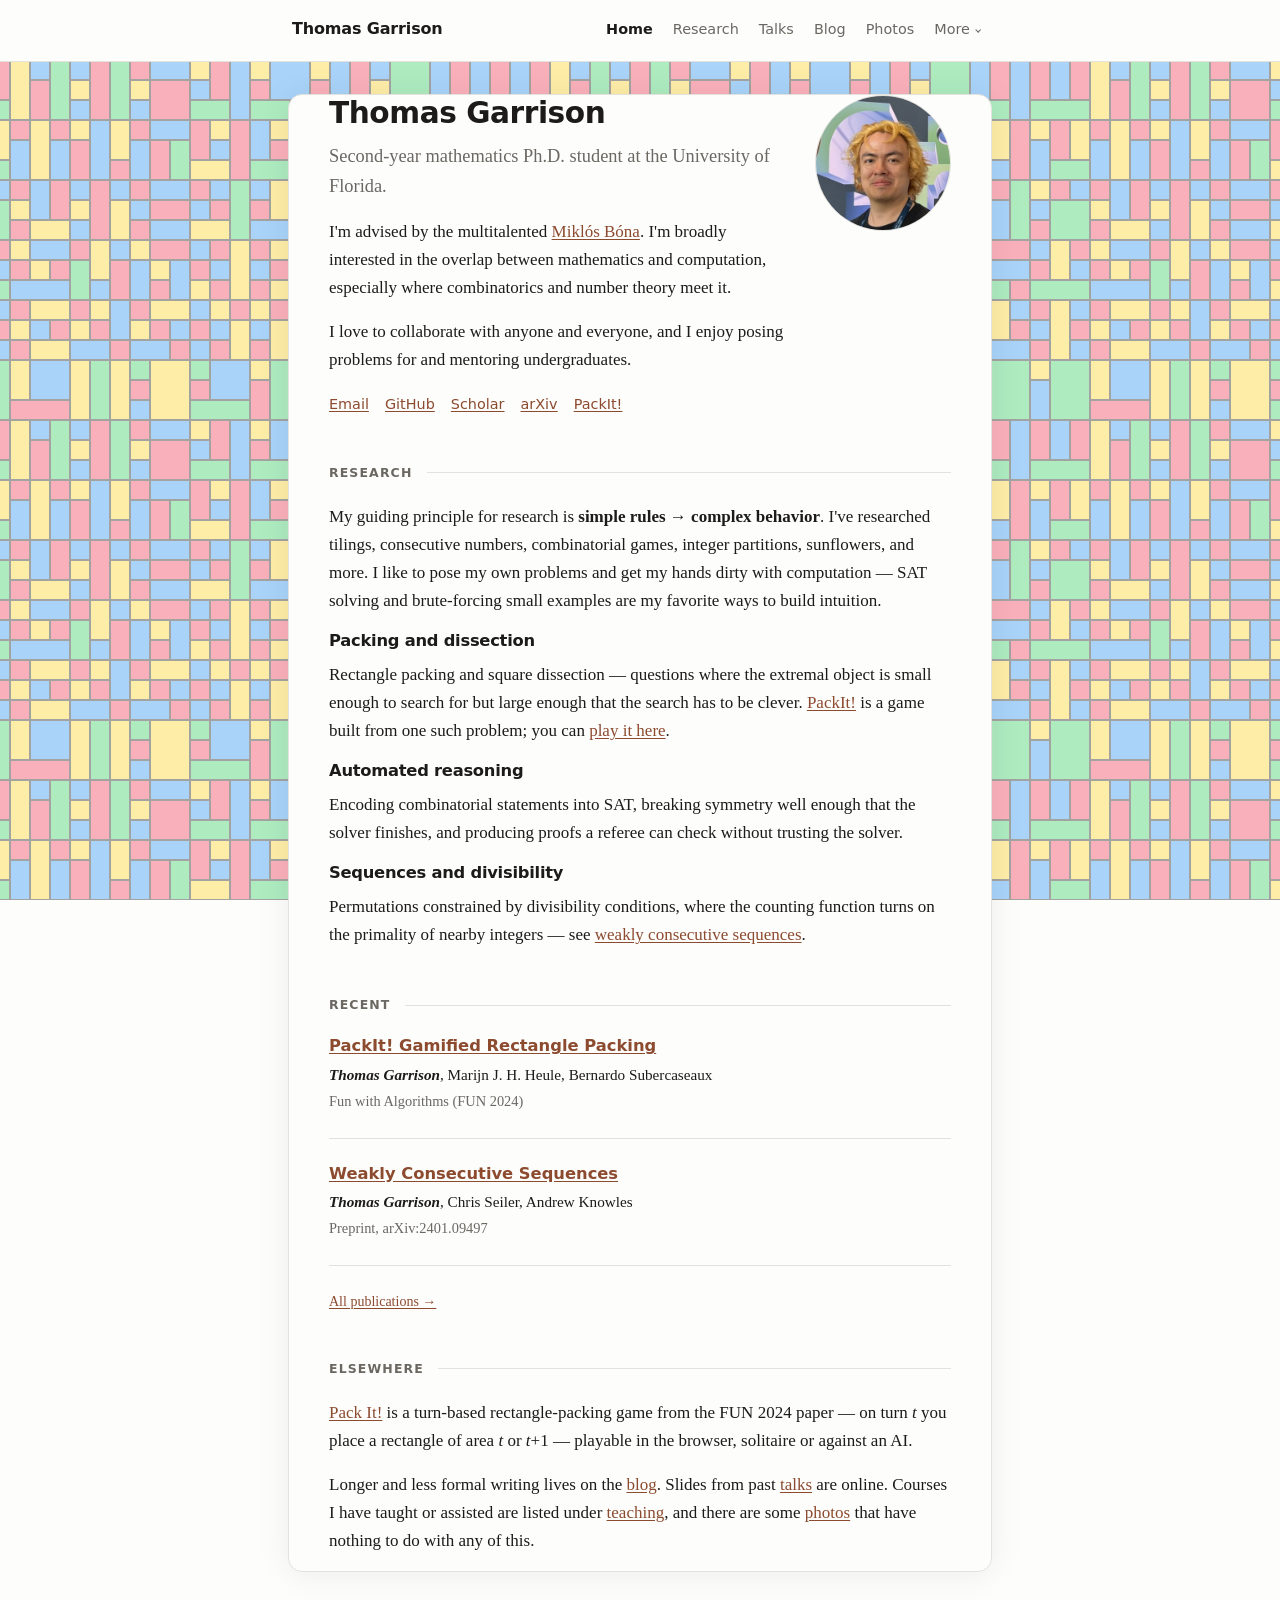
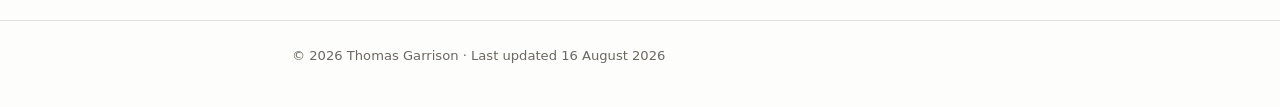
<file: index.html>
<!DOCTYPE html>
<html lang="en">
<head>
<meta charset="utf-8">
<meta name="viewport" content="width=device-width, initial-scale=1">
<title>Thomas Garrison</title>
<meta name="description" content="Personal site of Thomas Garrison — research in combinatorics and automated reasoning.">
<link rel="stylesheet" href="/css/style.css">
<link rel="icon" href="/favicon.svg" type="image/svg+xml">
<link rel="icon" href="/favicon-32.png" sizes="32x32" type="image/png">
<link rel="apple-touch-icon" href="/apple-touch-icon.png">
</head>
<body>

<header class="site-header">
  <div class="wrap">
    <a class="brand" href="/">Thomas Garrison</a>
    <nav class="site-nav" aria-label="Main">
      <a href="/" aria-current="page">Home</a>
      <a href="/research/">Research</a>
      <a href="/talks/">Talks</a>
      <a href="/blog/">Blog</a>
      <a href="/photos/">Photos</a>
      <details class="more">
        <summary>More</summary>
        <div class="more-menu">
          <a href="/teaching/">Teaching</a>
        </div>
      </details>
    </nav>
  </div>
</header>

<main class="wrap">

  <div class="intro">
    <div class="intro-text">
      <h1>Thomas Garrison</h1>
      <p class="lede muted">Second-year mathematics Ph.D. student at the University of Florida.</p>
      <p>
        I'm advised by the multitalented
        <a href="https://people.clas.ufl.edu/bona/">Miklós Bóna</a>. I'm broadly interested in the
        overlap between mathematics and computation, especially where combinatorics and
        number theory meet it.
      </p>
      <p>
        I love to collaborate with anyone and everyone, and I enjoy posing problems for
        and mentoring undergraduates.
      </p>
      <ul class="links">
        <li><a href="mailto:tgarrison2@ufl.edu">Email</a></li>
        <li><a href="https://github.com/tgarrison25">GitHub</a></li>
        <li><a href="https://scholar.google.com/citations?user=9G30sO0AAAAJ">Scholar</a></li>
        <li><a href="https://arxiv.org/search/?searchtype=author&amp;query=Garrison%2C+Thomas">arXiv</a></li>
        <li><a href="https://packit.surge.sh/">PackIt!</a></li>
      </ul>
    </div>
    <img class="portrait" src="/assets/portrait.jpg" alt="Portrait of Thomas Garrison, smiling, photographed at ICM 2026">
  </div>

  <section>
    <h2 class="rule-heading">Research</h2>

    <p>
      My guiding principle for research is <strong>simple rules → complex
      behavior</strong>. I've researched tilings, consecutive numbers, combinatorial
      games, integer partitions, sunflowers, and more. I like to pose my own problems
      and get my hands dirty with computation — SAT solving and brute-forcing small
      examples are my favorite ways to build intuition.
    </p>

    <h3>Packing and dissection</h3>
    <p>
      Rectangle packing and square dissection — questions where the extremal object is
      small enough to search for but large enough that the search has to be clever.
      <a href="/research/#packit">PackIt!</a> is a game built from one such problem;
      you can <a href="https://packit.surge.sh/">play it here</a>.
    </p>

    <h3>Automated reasoning</h3>
    <p>
      Encoding combinatorial statements into SAT, breaking symmetry well enough that
      the solver finishes, and producing proofs a referee can check without trusting
      the solver.
    </p>

    <h3>Sequences and divisibility</h3>
    <p>
      Permutations constrained by divisibility conditions, where the counting function
      turns on the primality of nearby integers — see
      <a href="/research/#wcs">weakly consecutive sequences</a>.
    </p>
  </section>

  <section>
    <h2 class="rule-heading">Recent</h2>

    <div class="entry">
      <p class="entry-title">
        <a href="/research/#packit">PackIt! Gamified Rectangle Packing</a>
      </p>
      <p class="authors"><span class="me">Thomas Garrison</span>, Marijn J. H. Heule, Bernardo Subercaseaux</p>
      <p class="venue">Fun with Algorithms (FUN 2024)</p>
    </div>

    <div class="entry">
      <p class="entry-title">
        <a href="/research/#wcs">Weakly Consecutive Sequences</a>
      </p>
      <p class="authors"><span class="me">Thomas Garrison</span>, Chris Seiler, Andrew Knowles</p>
      <p class="venue">Preprint, arXiv:2401.09497</p>
    </div>

    <p class="small"><a href="/research/">All publications →</a></p>
  </section>

  <section>
    <h2 class="rule-heading">Elsewhere</h2>
    <p>
      <a href="https://packit.surge.sh/">Pack It!</a> is a turn-based rectangle-packing
      game from the FUN 2024 paper — on turn <em>t</em> you place a rectangle of area
      <em>t</em> or <em>t</em>+1 — playable in the browser, solitaire or against an AI.
    </p>
    <p>
      Longer and less formal writing lives on the <a href="/blog/">blog</a>. Slides from
      past <a href="/talks/">talks</a> are online. Courses I have taught or assisted are
      listed under <a href="/teaching/">teaching</a>, and there are some
      <a href="/photos/">photos</a> that have nothing to do with any of this.
    </p>
  </section>

</main>

<footer class="site-footer">
  <div class="wrap">
    <p>© 2026 Thomas Garrison · Last updated 16 August 2026</p>
  </div>
</footer>

</body>
</html>
</file>
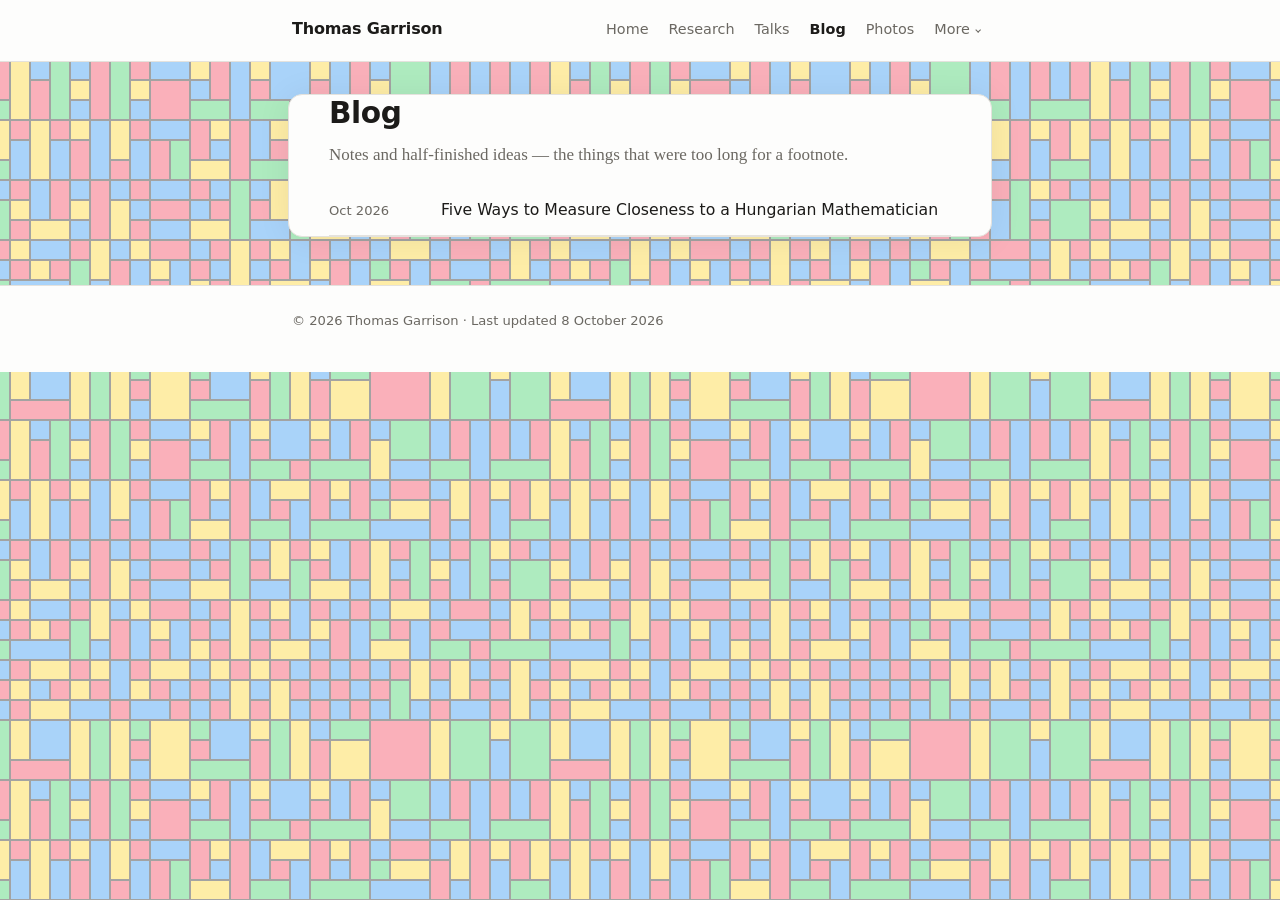
<file: blog/index.html>
<!DOCTYPE html>
<html lang="en">
<head>
<meta charset="utf-8">
<meta name="viewport" content="width=device-width, initial-scale=1">
<title>Blog · Thomas Garrison</title>
<meta name="description" content="Notes and longer-form writing.">
<link rel="stylesheet" href="/css/style.css">
<link rel="icon" href="/favicon.svg" type="image/svg+xml">
<link rel="icon" href="/favicon-32.png" sizes="32x32" type="image/png">
<link rel="apple-touch-icon" href="/apple-touch-icon.png">
</head>
<body>

<header class="site-header">
  <div class="wrap">
    <a class="brand" href="/">Thomas Garrison</a>
    <nav class="site-nav" aria-label="Main">
      <a href="/">Home</a>
      <a href="/research/">Research</a>
      <a href="/talks/">Talks</a>
      <a href="/blog/" aria-current="page">Blog</a>
      <a href="/photos/">Photos</a>
      <details class="more">
        <summary>More</summary>
        <div class="more-menu">
          <a href="/teaching/">Teaching</a>
        </div>
      </details>
    </nav>
  </div>
</header>

<main class="wrap">

  <h1>Blog</h1>
  <p class="muted">
    Notes and half-finished ideas — the things that were too long for a footnote.
  </p>

  <ul class="post-list">
    <li>
      <time datetime="2026-10-08">Oct 2026</time>
      <a href="/blog/hungarian-mathematician.html">Five Ways to Measure Closeness to a Hungarian Mathematician</a>
    </li>
  </ul>


</main>

<footer class="site-footer">
  <div class="wrap">
    <p>© 2026 Thomas Garrison · Last updated 8 October 2026</p>
  </div>
</footer>

</body>
</html>
</file>
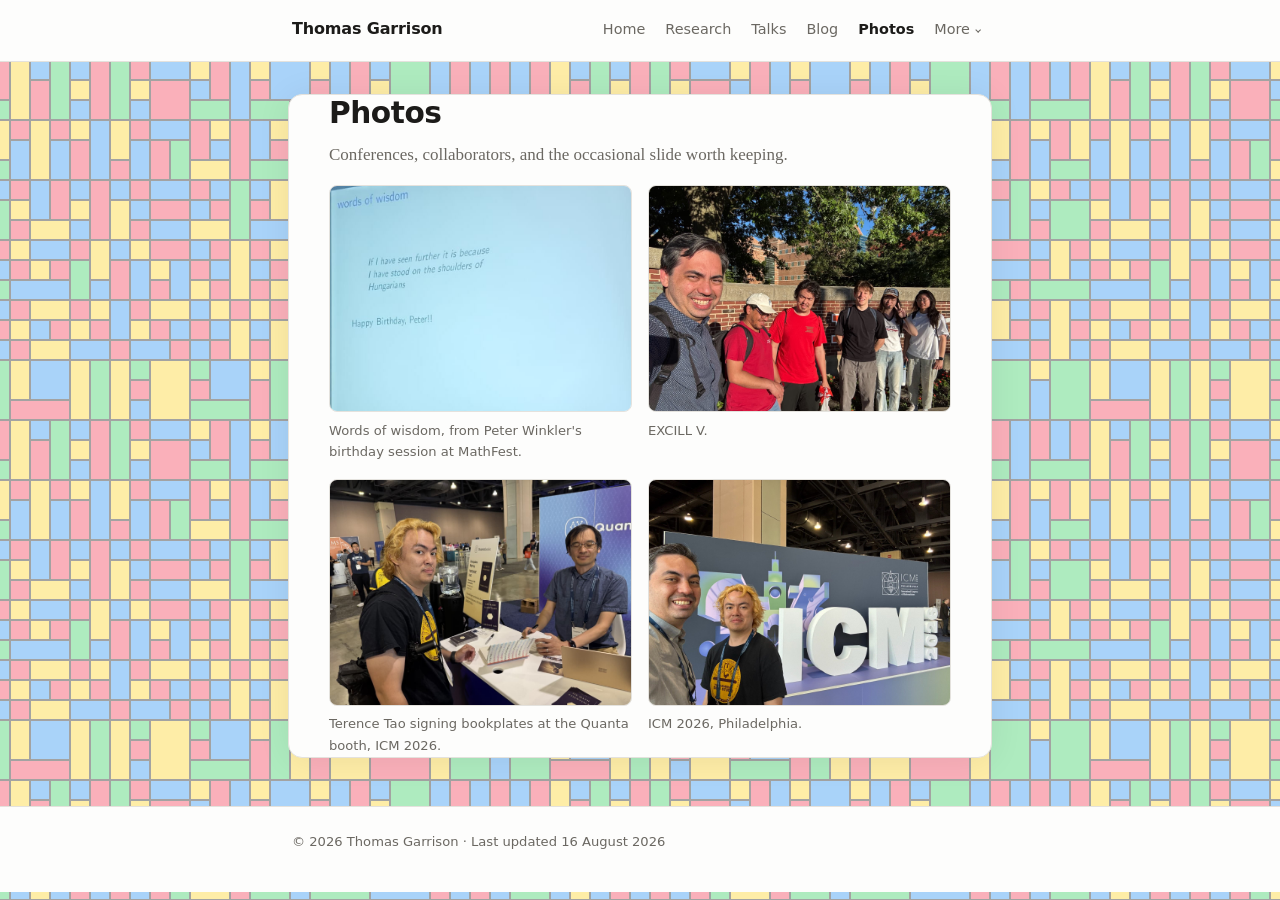
<file: photos/index.html>
<!DOCTYPE html>
<html lang="en">
<head>
<meta charset="utf-8">
<meta name="viewport" content="width=device-width, initial-scale=1">
<title>Photos · Thomas Garrison</title>
<meta name="description" content="Conferences, collaborators, and the occasional slide worth keeping.">
<link rel="stylesheet" href="/css/style.css">
<link rel="icon" href="/favicon.svg" type="image/svg+xml">
<link rel="icon" href="/favicon-32.png" sizes="32x32" type="image/png">
<link rel="apple-touch-icon" href="/apple-touch-icon.png">
</head>
<body>

<header class="site-header">
  <div class="wrap">
    <a class="brand" href="/">Thomas Garrison</a>
    <nav class="site-nav" aria-label="Main">
      <a href="/">Home</a>
      <a href="/research/">Research</a>
      <a href="/talks/">Talks</a>
      <a href="/blog/">Blog</a>
      <a href="/photos/" aria-current="page">Photos</a>
      <details class="more">
        <summary>More</summary>
        <div class="more-menu">
          <a href="/teaching/">Teaching</a>
        </div>
      </details>
    </nav>
  </div>
</header>

<main class="wrap">

  <h1>Photos</h1>
  <p class="muted">Conferences, collaborators, and the occasional slide worth keeping.</p>

  <div class="gallery">

    <figure>
      <img src="/assets/photos/winkler-mathfest.jpg"
           alt="A projected slide headed &quot;words of wisdom&quot;, reading: If I have seen further it is because I have stood on the shoulders of Hungarians. Happy Birthday, Peter!!"
           loading="lazy">
      <figcaption>Words of wisdom, from Peter Winkler's birthday session at MathFest.</figcaption>
    </figure>

    <figure>
      <img src="/assets/photos/excill-v.jpg"
           alt="Six people standing outdoors along a brick wall on a sunny day."
           loading="lazy">
      <figcaption>EXCILL V.</figcaption>
    </figure>

    <figure>
      <img src="/assets/photos/icm-tao.jpg"
           alt="Terence Tao signing bookplates at the Quanta Books booth in a conference exhibition hall."
           loading="lazy">
      <figcaption>Terence Tao signing bookplates at the Quanta booth, ICM 2026.</figcaption>
    </figure>

    <figure>
      <img src="/assets/photos/icm-2026.jpg"
           alt="Two people standing beside large freestanding letters spelling ICM 2026 in front of a Philadelphia-themed backdrop."
           loading="lazy">
      <figcaption>ICM 2026, Philadelphia.</figcaption>
    </figure>

  </div>

</main>

<footer class="site-footer">
  <div class="wrap">
    <p>© 2026 Thomas Garrison · Last updated 16 August 2026</p>
  </div>
</footer>

</body>
</html>
</file>
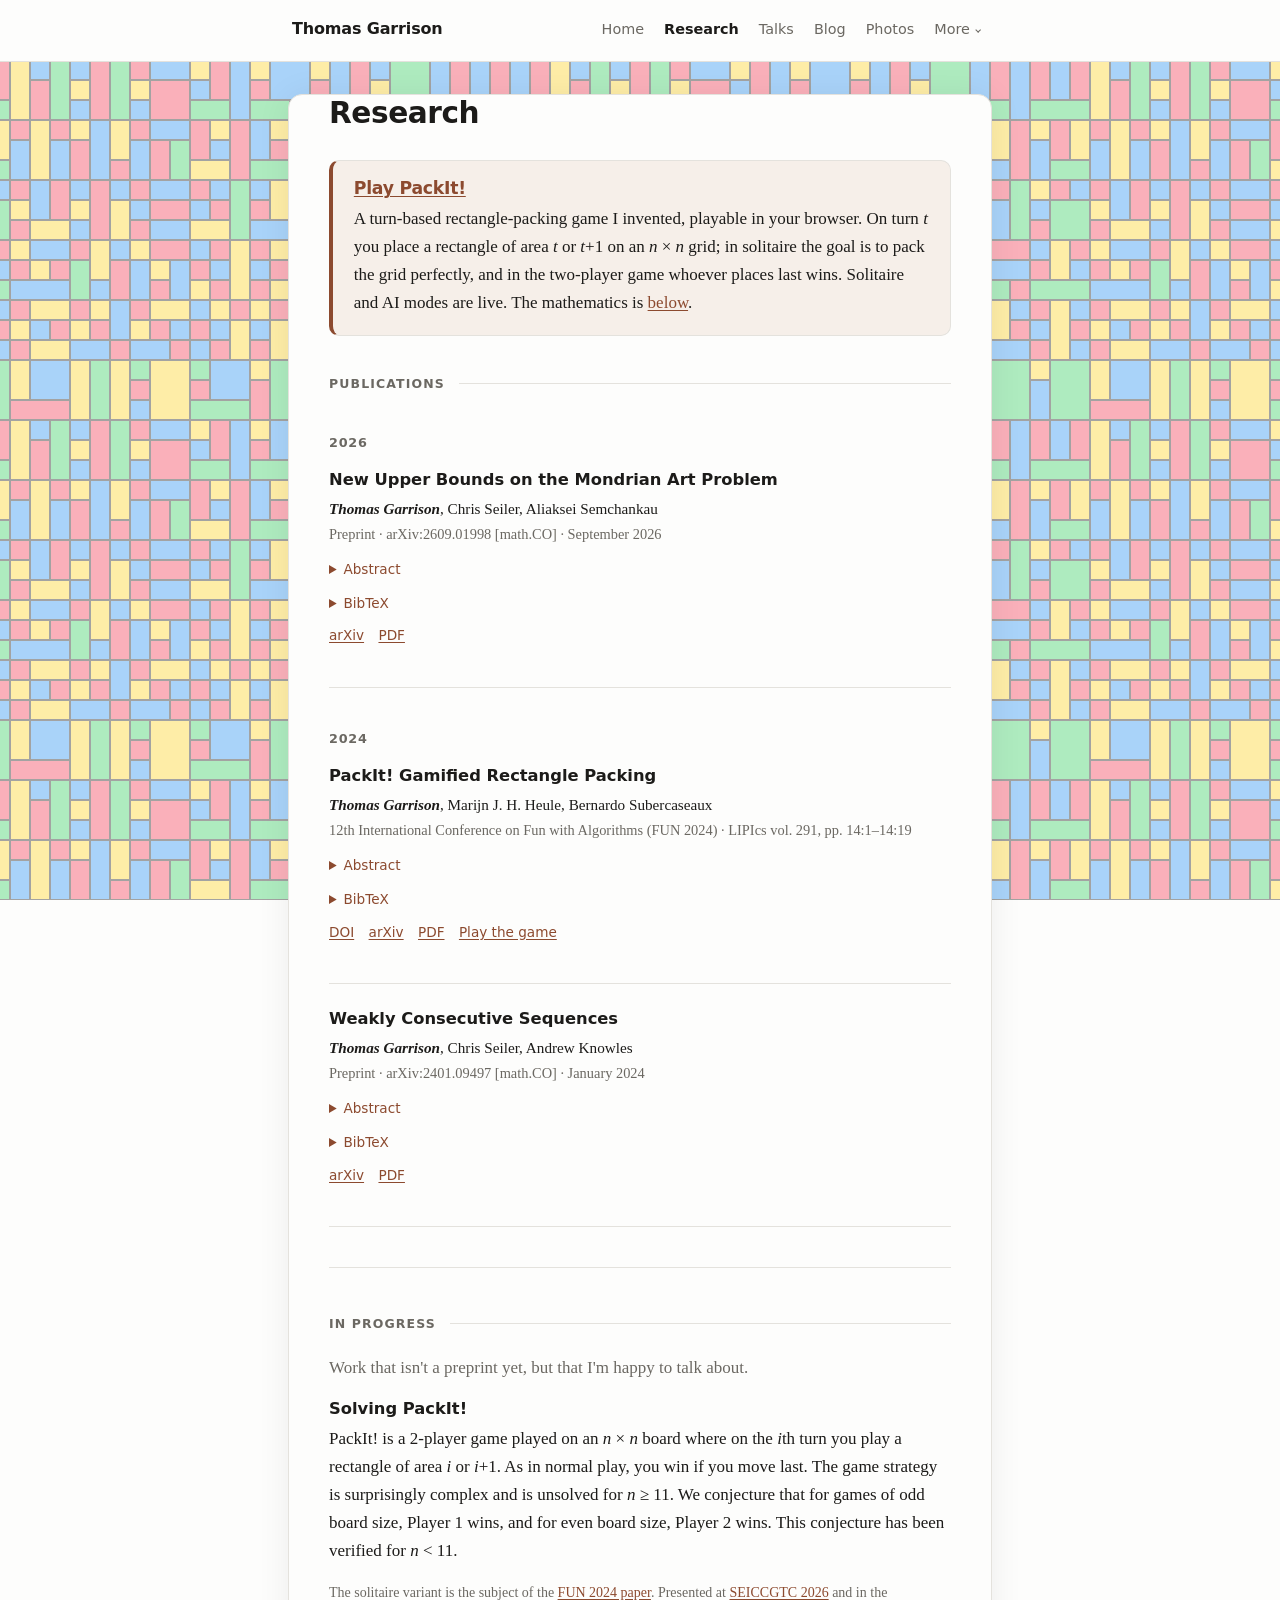
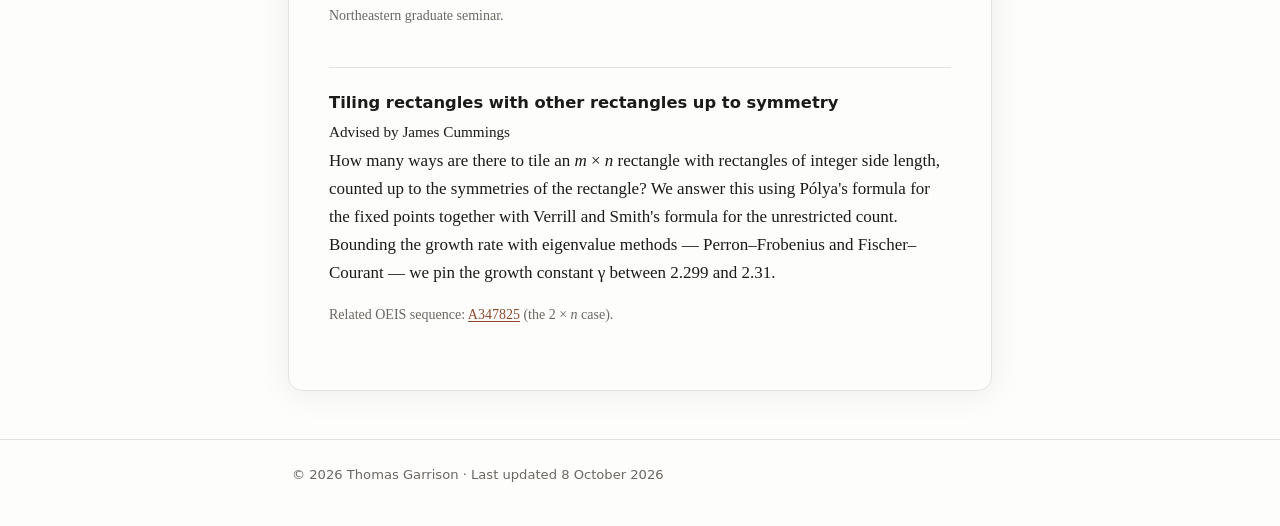
<file: research/index.html>
<!DOCTYPE html>
<html lang="en">
<head>
<meta charset="utf-8">
<meta name="viewport" content="width=device-width, initial-scale=1">
<title>Research · Thomas Garrison</title>
<meta name="description" content="Publications and preprints of Thomas Garrison — combinatorics and automated reasoning.">
<link rel="stylesheet" href="/css/style.css">
<link rel="icon" href="/favicon.svg" type="image/svg+xml">
<link rel="icon" href="/favicon-32.png" sizes="32x32" type="image/png">
<link rel="apple-touch-icon" href="/apple-touch-icon.png">
</head>
<body>

<header class="site-header">
  <div class="wrap">
    <a class="brand" href="/">Thomas Garrison</a>
    <nav class="site-nav" aria-label="Main">
      <a href="/">Home</a>
      <a href="/research/" aria-current="page">Research</a>
      <a href="/talks/">Talks</a>
      <a href="/blog/">Blog</a>
      <a href="/photos/">Photos</a>
      <details class="more">
        <summary>More</summary>
        <div class="more-menu">
          <a href="/teaching/">Teaching</a>
        </div>
      </details>
    </nav>
  </div>
</header>

<main class="wrap">

  <h1>Research</h1>

  <div class="feature">
    <h2><a href="https://packit.surge.sh/">Play PackIt!</a></h2>
    <p>
      A turn-based rectangle-packing game I invented, playable in your browser. On turn
      <em>t</em> you place a rectangle of area <em>t</em> or <em>t</em>+1 on an
      <em>n</em> × <em>n</em> grid; in solitaire the goal is to pack the grid perfectly,
      and in the two-player game whoever places last wins. Solitaire and AI modes are
      live. The mathematics is <a href="#packit">below</a>.
    </p>
  </div>

  <h2 class="rule-heading">Publications</h2>

  <p class="year">2026</p>

  <div class="entry" id="mondrian">
    <p class="entry-title">New Upper Bounds on the Mondrian Art Problem</p>
    <p class="authors"><span class="me">Thomas Garrison</span>, Chris Seiler, Aliaksei Semchankau</p>
    <p class="venue">Preprint · arXiv:2609.01998 [math.CO] · September 2026</p>

    <details class="fold">
      <summary>Abstract</summary>
      <p>
        We present a new upper bound on the defect of the Mondrian Art Problem. The
        Mondrian Art Problem asks for a partition of an <em>n</em> × <em>n</em> square
        with rectangles of distinct dimensions such that the difference (defect) between
        the largest and smallest rectangle areas is minimized. We prove that for any
        <em>n</em> × <em>n</em> square, there exists a partition with defect
        <em>O</em>(<em>n</em><sup>5/6</sup>), improving upon the previously conjectured
        <em>O</em>(<em>n</em>/log <em>n</em>) upper bound. We also implement an algorithm
        that provides empirical evidence supporting our theoretical bound.
      </p>
    </details>

    <details class="fold">
      <summary>BibTeX</summary>
      <div>
<pre><code>@misc{garrison2026mondrian,
  title         = {New Upper Bounds on the {M}ondrian Art Problem},
  author        = {Garrison, Thomas and Seiler, Chris and Semchankau, Aliaksei},
  year          = {2026},
  eprint        = {2609.01998},
  archivePrefix = {arXiv},
  primaryClass  = {math.CO}
}</code></pre>
      </div>
    </details>

    <p class="entry-links">
      <a href="https://arxiv.org/abs/2609.01998">arXiv</a>
      <a href="https://arxiv.org/pdf/2609.01998">PDF</a>
    </p>
  </div>

  <p class="year">2024</p>

  <div class="entry" id="packit">
    <p class="entry-title">PackIt! Gamified Rectangle Packing</p>
    <p class="authors"><span class="me">Thomas Garrison</span>, Marijn J. H. Heule, Bernardo Subercaseaux</p>
    <p class="venue">
      12th International Conference on Fun with Algorithms (FUN 2024) ·
      LIPIcs vol. 291, pp. 14:1–14:19
    </p>

    <details class="fold">
      <summary>Abstract</summary>
      <p>
        We present and analyze PackIt!, a turn-based game consisting of packing
        rectangles on an <em>n</em> × <em>n</em> grid. PackIt! can be easily played on
        paper, either as a competitive two-player game or in solitaire fashion. On the
        <em>t</em>-th turn, a rectangle of area <em>t</em> or <em>t</em>+1 must be
        placed in the grid. In the two-player format of PackIt! whichever player places
        a rectangle last wins, whereas the goal in the solitaire variant is to perfectly
        pack the <em>n</em> × <em>n</em> grid. We analyze conditions for the existence
        of a perfect packing over <em>n</em> × <em>n</em>, then present an automated
        reasoning approach that allows finding perfect games of PackIt! up to
        <em>n</em> = 50 which includes a novel SAT-encoding technique of independent
        interest, and conclude by proving an NP-hardness result.
      </p>
    </details>

    <details class="fold">
      <summary>BibTeX</summary>
      <div>
<pre><code>@InProceedings{garrison_et_al:LIPIcs.FUN.2024.14,
  author    = {Garrison, Thomas and Heule, Marijn J. H. and Subercaseaux, Bernardo},
  title     = {{PackIt!: Gamified Rectangle Packing}},
  booktitle = {12th International Conference on Fun with Algorithms (FUN 2024)},
  series    = {Leibniz International Proceedings in Informatics (LIPIcs)},
  volume    = {291},
  pages     = {14:1--14:19},
  year      = {2024},
  publisher = {Schloss Dagstuhl -- Leibniz-Zentrum f{\"u}r Informatik},
  doi       = {10.4230/LIPIcs.FUN.2024.14}
}</code></pre>
      </div>
    </details>

    <p class="entry-links">
      <a href="https://doi.org/10.4230/LIPIcs.FUN.2024.14">DOI</a>
      <a href="https://arxiv.org/abs/2403.12195">arXiv</a>
      <a href="https://arxiv.org/pdf/2403.12195">PDF</a>
      <a href="https://packit.surge.sh/">Play the game</a>
    </p>
  </div>

  <div class="entry" id="wcs">
    <p class="entry-title">Weakly Consecutive Sequences</p>
    <p class="authors"><span class="me">Thomas Garrison</span>, Chris Seiler, Andrew Knowles</p>
    <p class="venue">Preprint · arXiv:2401.09497 [math.CO] · January 2024</p>

    <details class="fold">
      <summary>Abstract</summary>
      <p>
        A weakly consecutive sequence (WCS) is a permutation σ of {1, …, <em>k</em>}
        such that if an integer <em>d</em> divides σ(<em>i</em>), then <em>d</em> also
        divides σ(<em>i</em> ± <em>d</em>) insofar as these are defined. The structure
        of weakly consecutive sequences is surprisingly rich, and it is difficult to
        find a formula for the number <em>N</em>(<em>k</em>) of WCS's of length
        <em>k</em>. However, for a given <em>k</em> we describe four starting sequences,
        to each of which we can apply three rules or operations to generate new WCS's.
        We conjecture that any WCS can be constructed by applying these rules, which
        depend in an intricate way on the primality of <em>k</em> and surrounding
        integers. We find bounds for <em>N</em>(<em>k</em>) by analyzing these rules.
      </p>
    </details>

    <details class="fold">
      <summary>BibTeX</summary>
      <div>
<pre><code>@misc{garrison2024weakly,
  title         = {Weakly Consecutive Sequences},
  author        = {Garrison, Thomas and Seiler, Chris and Knowles, Andrew},
  year          = {2024},
  eprint        = {2401.09497},
  archivePrefix = {arXiv},
  primaryClass  = {math.CO}
}</code></pre>
      </div>
    </details>

    <p class="entry-links">
      <a href="https://arxiv.org/abs/2401.09497">arXiv</a>
      <a href="https://arxiv.org/pdf/2401.09497">PDF</a>
    </p>
  </div>

  <hr>

  <section>
    <h2 class="rule-heading">In progress</h2>
    <p class="muted">
      Work that isn't a preprint yet, but that I'm happy to talk about.
    </p>

    <div class="entry" id="solving-packit">
      <p class="entry-title">Solving PackIt!</p>
      <p>
        PackIt! is a 2-player game played on an <em>n</em> × <em>n</em> board where on the
        <em>i</em>th turn you play a rectangle of area <em>i</em> or <em>i</em>+1. As in
        normal play, you win if you move last. The game strategy is surprisingly complex
        and is unsolved for <em>n</em> ≥ 11. We conjecture that for games of odd board
        size, Player 1 wins, and for even board size, Player 2 wins. This conjecture has
        been verified for <em>n</em> &lt; 11.
      </p>
      <p class="small muted">
        The solitaire variant is the subject of the <a href="#packit">FUN 2024 paper</a>.
        Presented at <a href="/talks/">SEICCGTC 2026</a> and in the Northeastern graduate
        seminar.
      </p>
    </div>

    <div class="entry">
      <p class="entry-title">Tiling rectangles with other rectangles up to symmetry</p>
      <p class="authors">Advised by James Cummings</p>
      <p>
        How many ways are there to tile an <em>m</em> × <em>n</em> rectangle with
        rectangles of integer side length, counted up to the symmetries of the rectangle?
        We answer this using Pólya's formula for the fixed points together with Verrill
        and Smith's formula for the unrestricted count. Bounding the growth rate with
        eigenvalue methods — Perron–Frobenius and Fischer–Courant — we pin the growth
        constant γ between 2.299 and 2.31.
      </p>
      <p class="small muted">Related OEIS sequence: <a href="https://oeis.org/A347825">A347825</a> (the 2 × <em>n</em> case).</p>
    </div>

  </section>

</main>

<footer class="site-footer">
  <div class="wrap">
    <p>© 2026 Thomas Garrison · Last updated 8 October 2026</p>
  </div>
</footer>

</body>
</html>
</file>
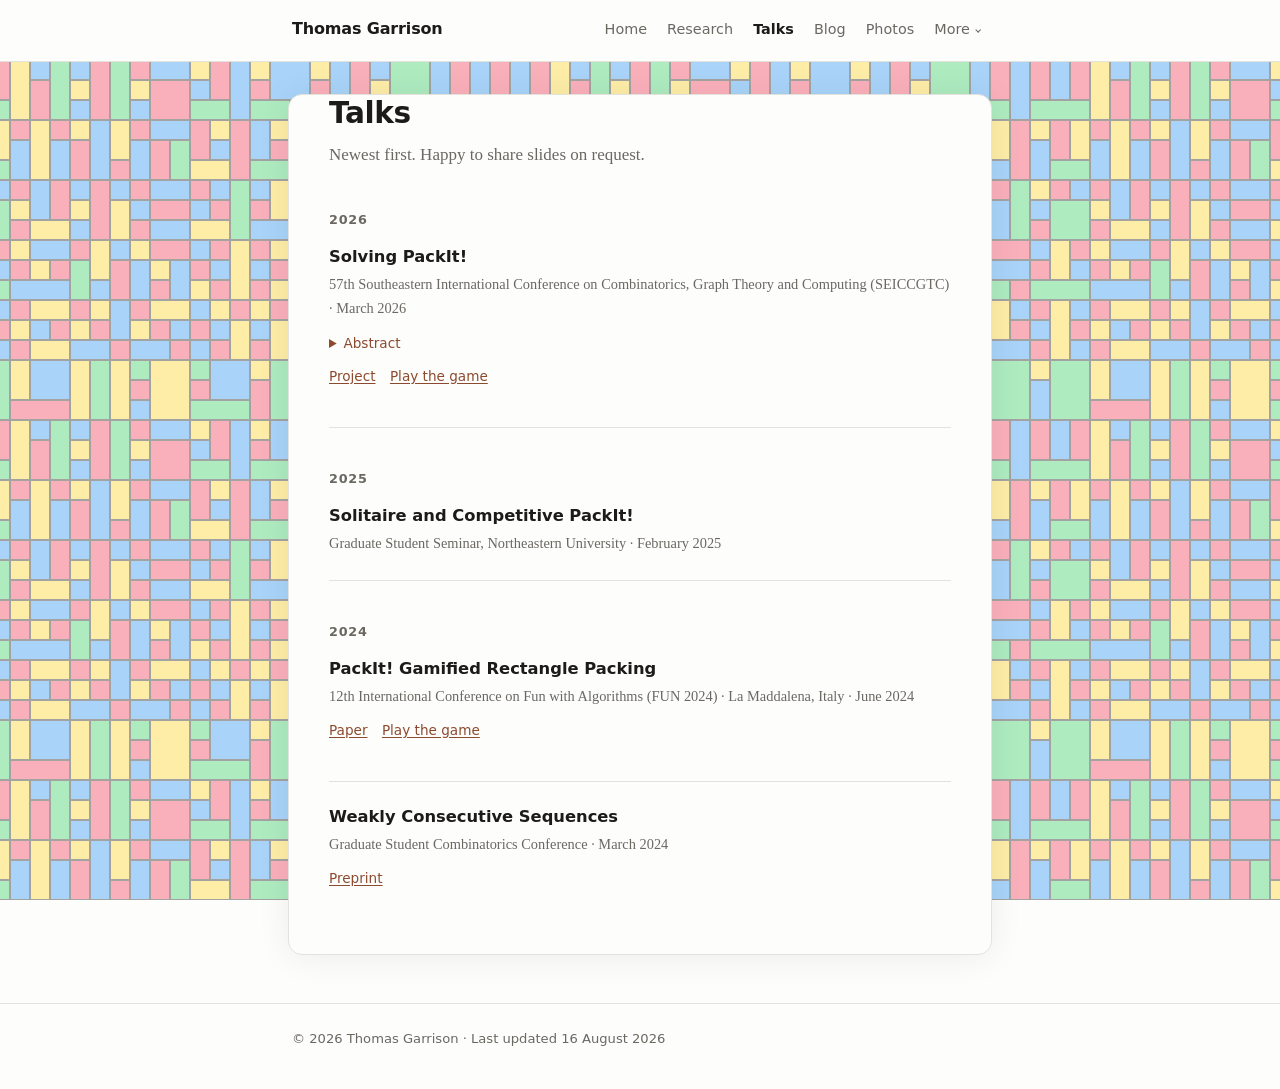
<file: talks/index.html>
<!DOCTYPE html>
<html lang="en">
<head>
<meta charset="utf-8">
<meta name="viewport" content="width=device-width, initial-scale=1">
<title>Talks · Thomas Garrison</title>
<meta name="description" content="Conference and seminar talks by Thomas Garrison.">
<link rel="stylesheet" href="/css/style.css">
<link rel="icon" href="/favicon.svg" type="image/svg+xml">
<link rel="icon" href="/favicon-32.png" sizes="32x32" type="image/png">
<link rel="apple-touch-icon" href="/apple-touch-icon.png">
</head>
<body>

<header class="site-header">
  <div class="wrap">
    <a class="brand" href="/">Thomas Garrison</a>
    <nav class="site-nav" aria-label="Main">
      <a href="/">Home</a>
      <a href="/research/">Research</a>
      <a href="/talks/" aria-current="page">Talks</a>
      <a href="/blog/">Blog</a>
      <a href="/photos/">Photos</a>
      <details class="more">
        <summary>More</summary>
        <div class="more-menu">
          <a href="/teaching/">Teaching</a>
        </div>
      </details>
    </nav>
  </div>
</header>

<main class="wrap">

  <h1>Talks</h1>
  <p class="muted">Newest first. Happy to share slides on request.</p>

  <p class="year">2026</p>

  <div class="entry">
    <p class="entry-title">Solving PackIt!</p>
    <p class="venue">
      57th Southeastern International Conference on Combinatorics, Graph Theory
      and Computing (SEICCGTC) · March 2026
    </p>

    <details class="fold">
      <summary>Abstract</summary>
      <p>
        PackIt! is a 2-player game played on an <em>n</em> × <em>n</em> board where on the
        <em>i</em>th turn you play a rectangle of area <em>i</em> or <em>i</em>+1. As in
        normal play, you win if you move last. The game strategy is surprisingly complex
        and is unsolved for <em>n</em> ≥ 11. We conjecture that for games of odd board
        size, Player 1 wins, and for even board size, Player 2 wins. This conjecture has
        been verified for <em>n</em> &lt; 11. We talk about the computation of small cases
        and the things we know about the strategy.
      </p>
    </details>

    <p class="entry-links">
      <a href="/research/#solving-packit">Project</a>
      <a href="https://packit.surge.sh/">Play the game</a>
    </p>
  </div>

  <p class="year">2025</p>

  <div class="entry">
    <p class="entry-title">Solitaire and Competitive PackIt!</p>
    <p class="venue">Graduate Student Seminar, Northeastern University · February 2025</p>
  </div>

  <p class="year">2024</p>

  <div class="entry">
    <p class="entry-title">PackIt! Gamified Rectangle Packing</p>
    <p class="venue">
      12th International Conference on Fun with Algorithms (FUN 2024) ·
      La Maddalena, Italy · June 2024
    </p>
    <p class="entry-links">
      <a href="/research/#packit">Paper</a>
      <a href="https://packit.surge.sh/">Play the game</a>
    </p>
  </div>

  <div class="entry">
    <p class="entry-title">Weakly Consecutive Sequences</p>
    <p class="venue">Graduate Student Combinatorics Conference · March 2024</p>
    <p class="entry-links">
      <a href="/research/#wcs">Preprint</a>
    </p>
  </div>

</main>

<footer class="site-footer">
  <div class="wrap">
    <p>© 2026 Thomas Garrison · Last updated 16 August 2026</p>
  </div>
</footer>

</body>
</html>
</file>
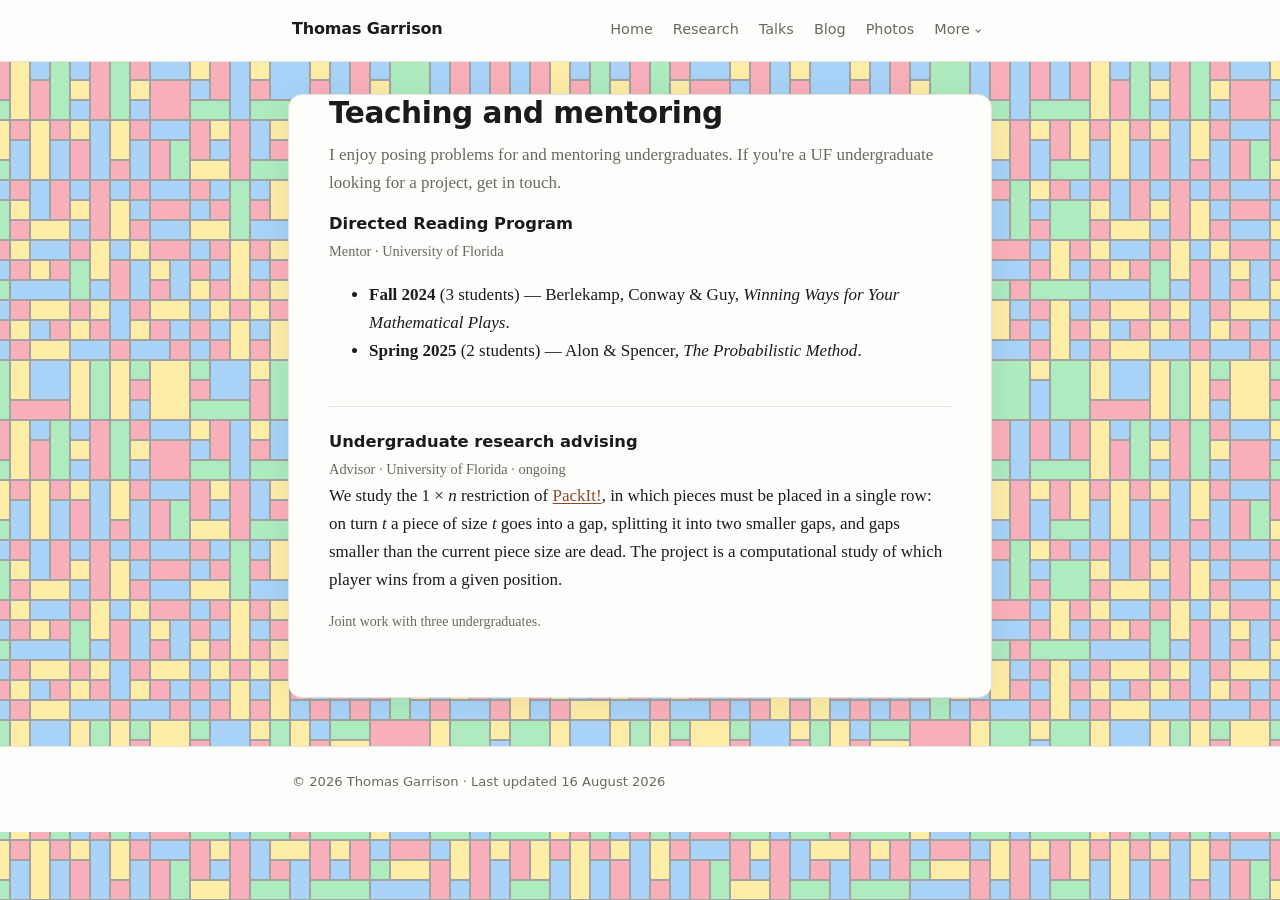
<file: teaching/index.html>
<!DOCTYPE html>
<html lang="en">
<head>
<meta charset="utf-8">
<meta name="viewport" content="width=device-width, initial-scale=1">
<title>Teaching · Thomas Garrison</title>
<meta name="description" content="Teaching and mentoring — Directed Reading Program and undergraduate research advising at the University of Florida.">
<link rel="stylesheet" href="/css/style.css">
<link rel="icon" href="/favicon.svg" type="image/svg+xml">
<link rel="icon" href="/favicon-32.png" sizes="32x32" type="image/png">
<link rel="apple-touch-icon" href="/apple-touch-icon.png">
</head>
<body>

<header class="site-header">
  <div class="wrap">
    <a class="brand" href="/">Thomas Garrison</a>
    <nav class="site-nav" aria-label="Main">
      <a href="/">Home</a>
      <a href="/research/">Research</a>
      <a href="/talks/">Talks</a>
      <a href="/blog/">Blog</a>
      <a href="/photos/">Photos</a>
      <details class="more">
        <summary>More</summary>
        <div class="more-menu">
          <a href="/teaching/" aria-current="page">Teaching</a>
        </div>
      </details>
    </nav>
  </div>
</header>

<main class="wrap">

  <h1>Teaching and mentoring</h1>
  <p class="muted">
    I enjoy posing problems for and mentoring undergraduates. If you're a UF
    undergraduate looking for a project, get in touch.
  </p>

  <div class="entry">
    <p class="entry-title">Directed Reading Program</p>
    <p class="venue">Mentor · University of Florida</p>
    <ul>
      <li>
        <strong>Fall 2024</strong> (3 students) — Berlekamp, Conway &amp; Guy,
        <em>Winning Ways for Your Mathematical Plays</em>.
      </li>
      <li>
        <strong>Spring 2025</strong> (2 students) — Alon &amp; Spencer,
        <em>The Probabilistic Method</em>.
      </li>
    </ul>
  </div>

  <div class="entry">
    <p class="entry-title">Undergraduate research advising</p>
    <p class="venue">Advisor · University of Florida · ongoing</p>
    <p>
      We study the 1 × <em>n</em> restriction of <a href="https://packit.surge.sh/">PackIt!</a>,
      in which pieces must be placed in a single row: on turn <em>t</em> a piece of size
      <em>t</em> goes into a gap, splitting it into two smaller gaps, and gaps smaller than
      the current piece size are dead. The project is a computational study of which player
      wins from a given position.
    </p>
    <p class="small muted">Joint work with three undergraduates.</p>
  </div>

</main>

<footer class="site-footer">
  <div class="wrap">
    <p>© 2026 Thomas Garrison · Last updated 16 August 2026</p>
  </div>
</footer>

</body>
</html>
</file>
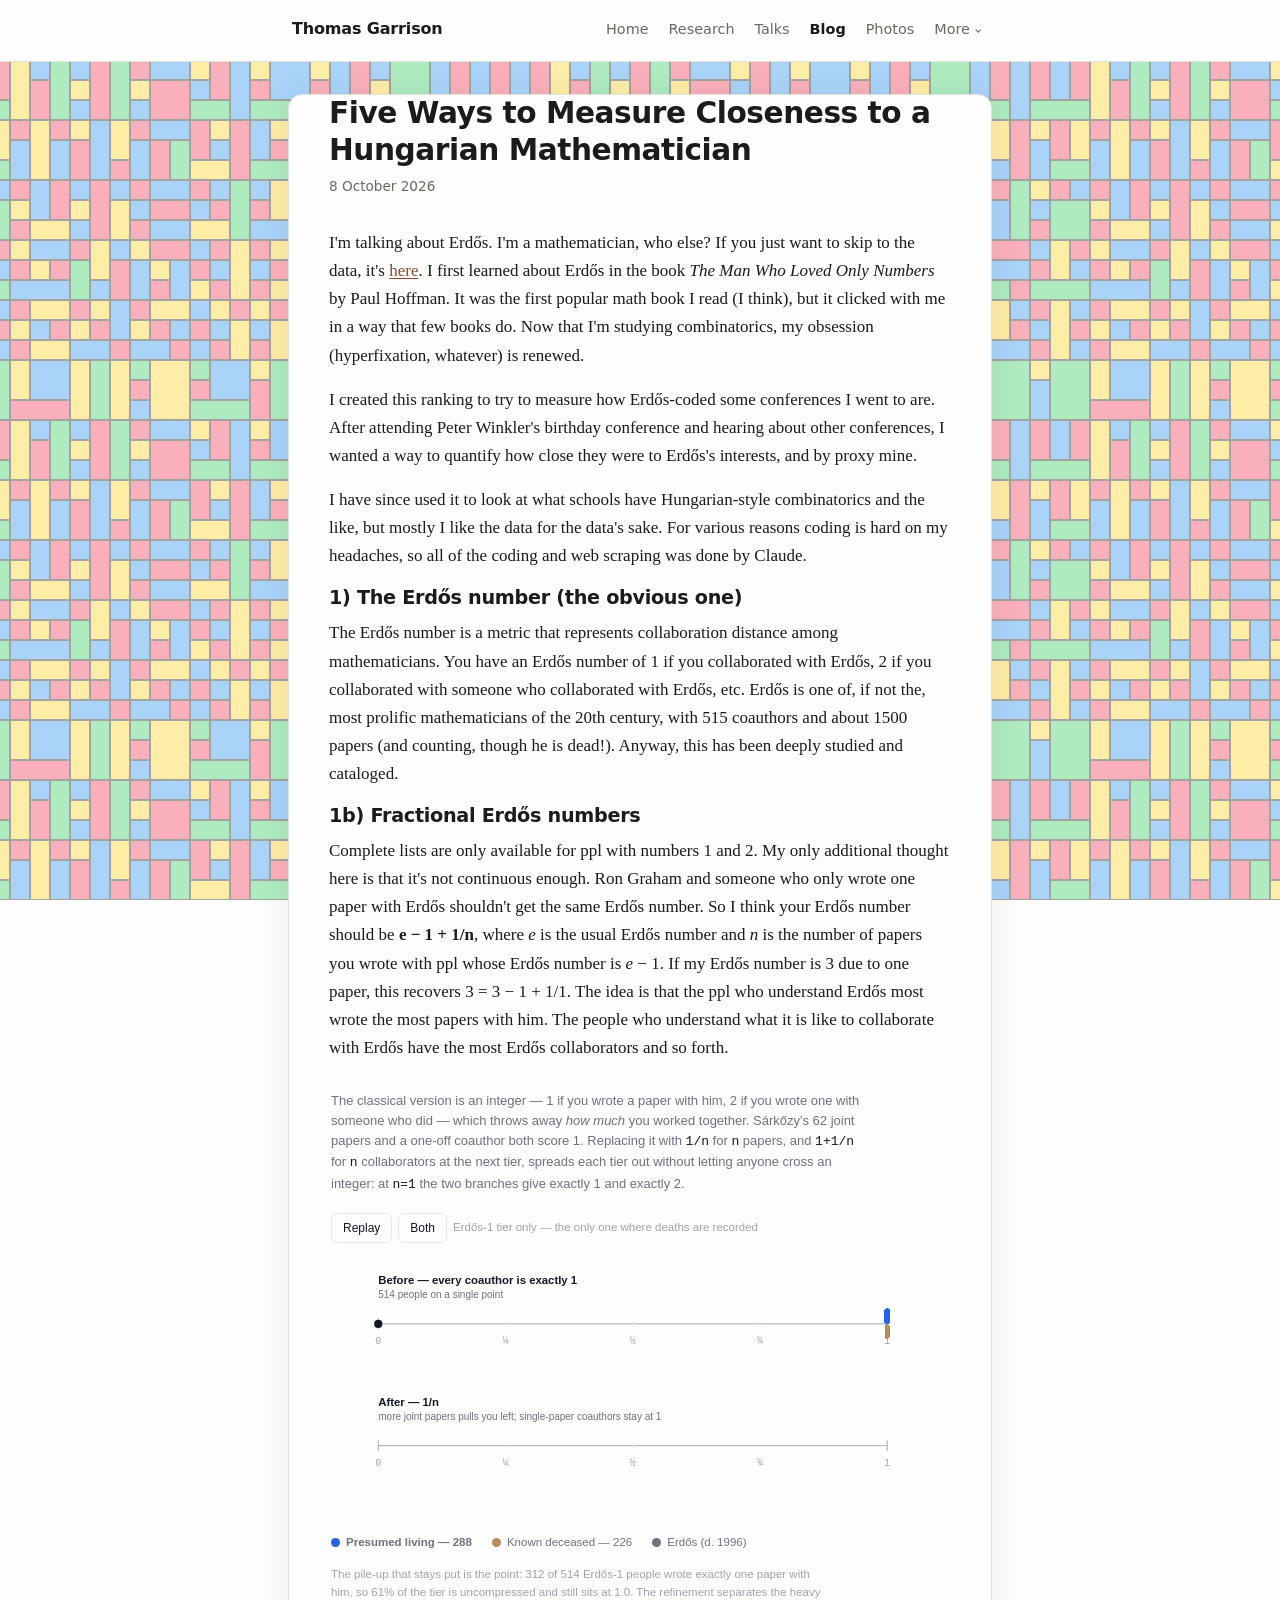
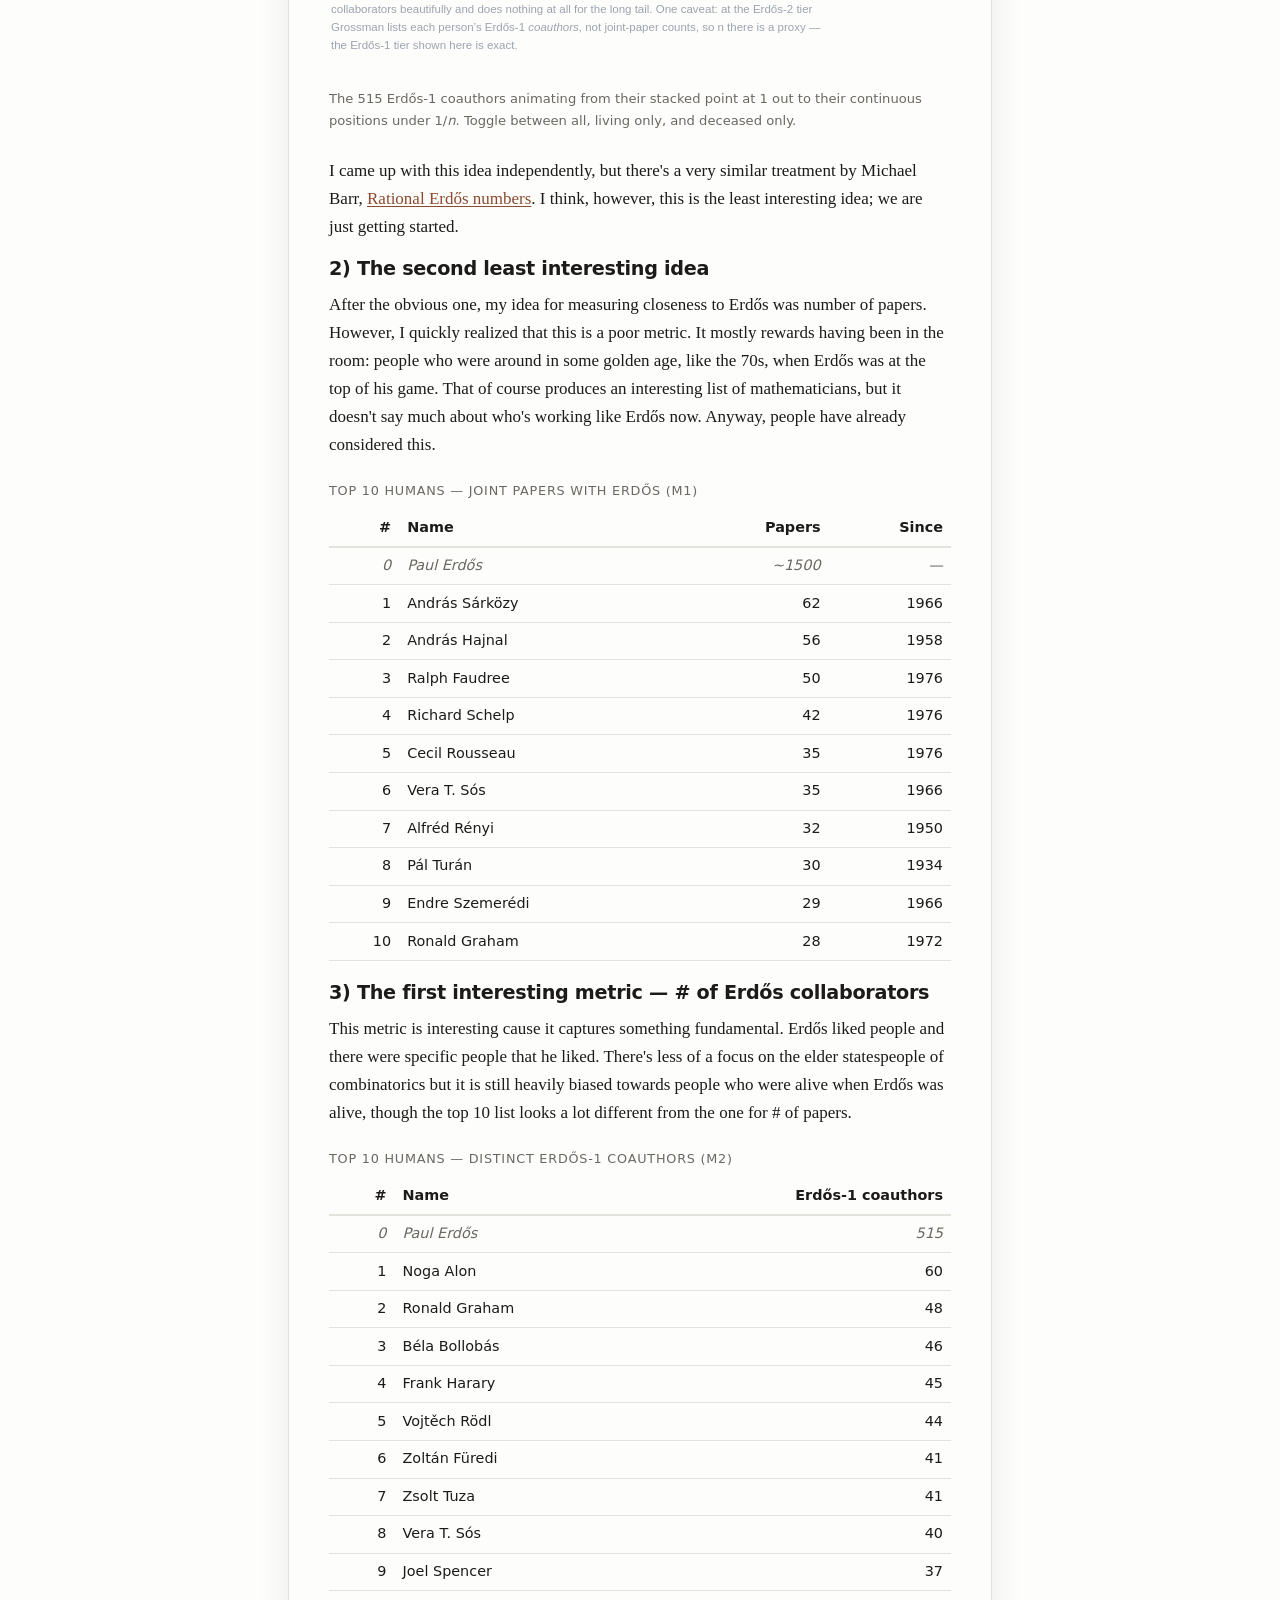
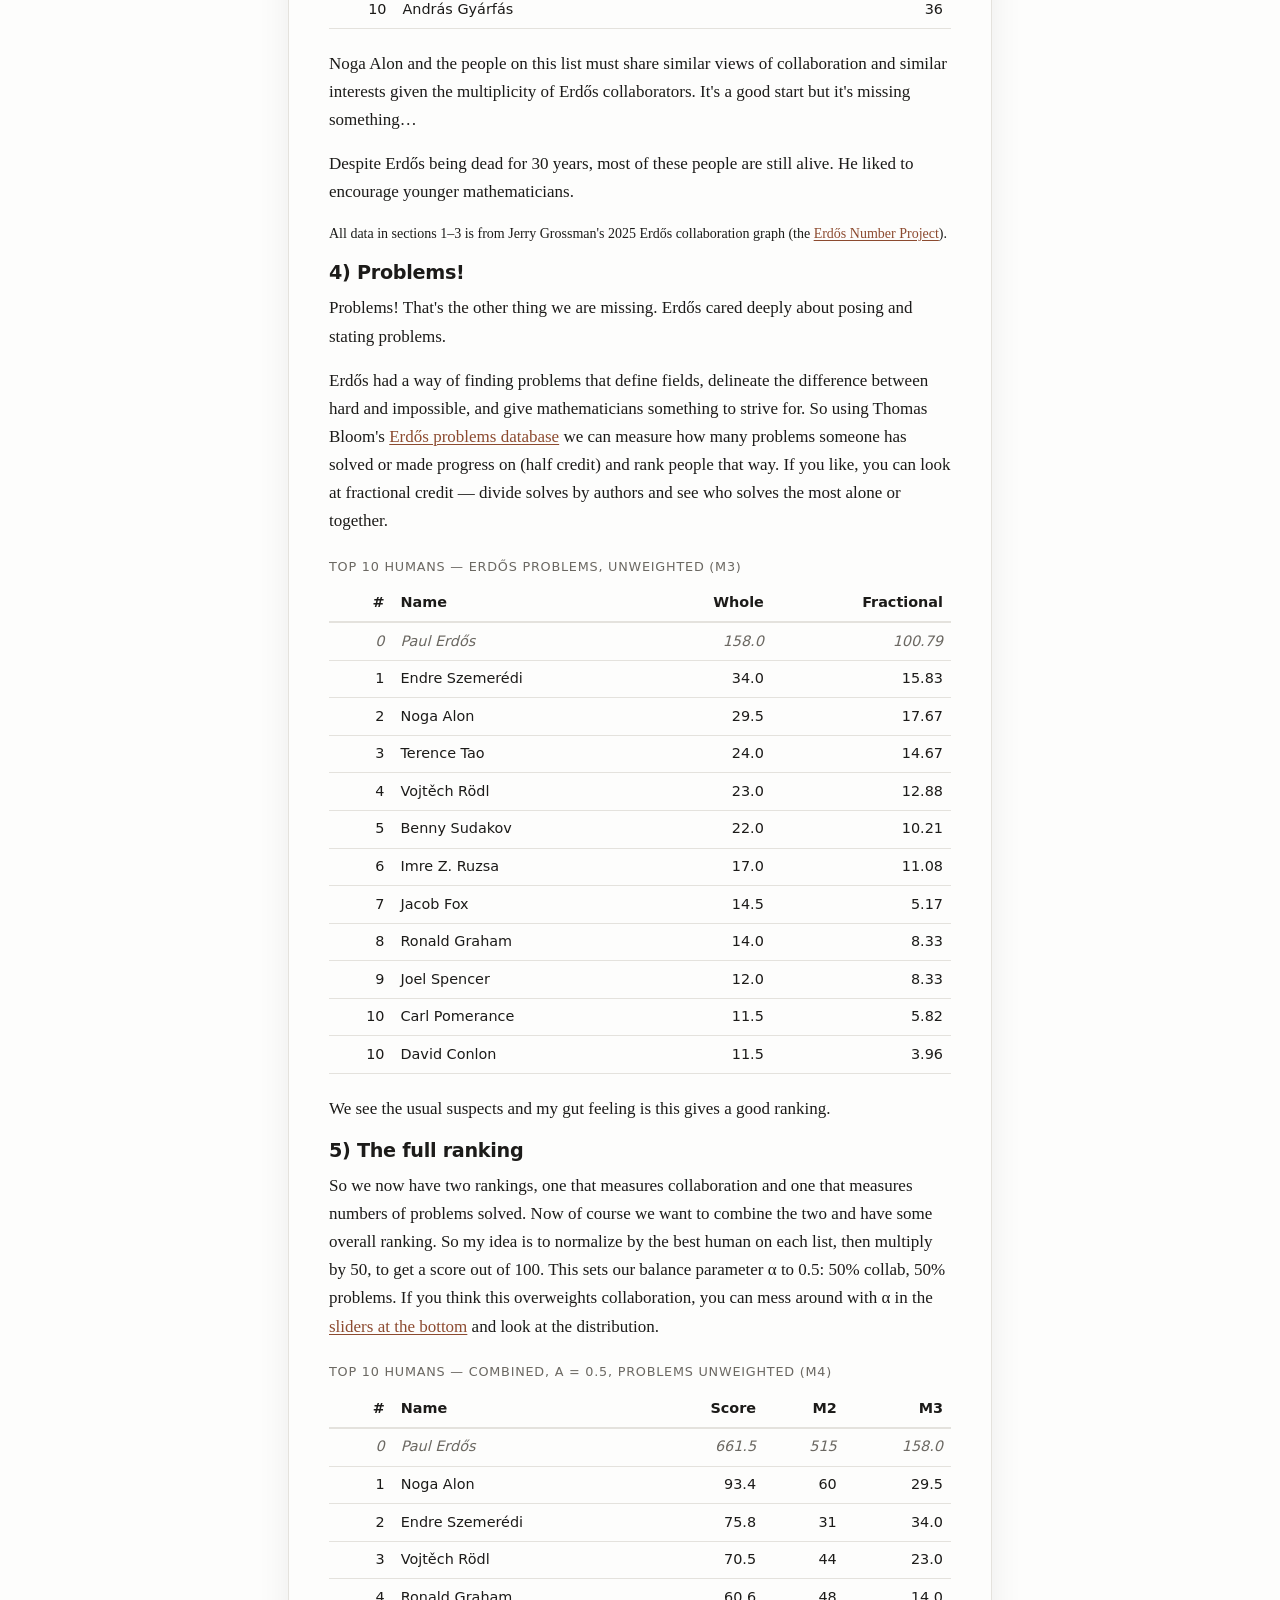
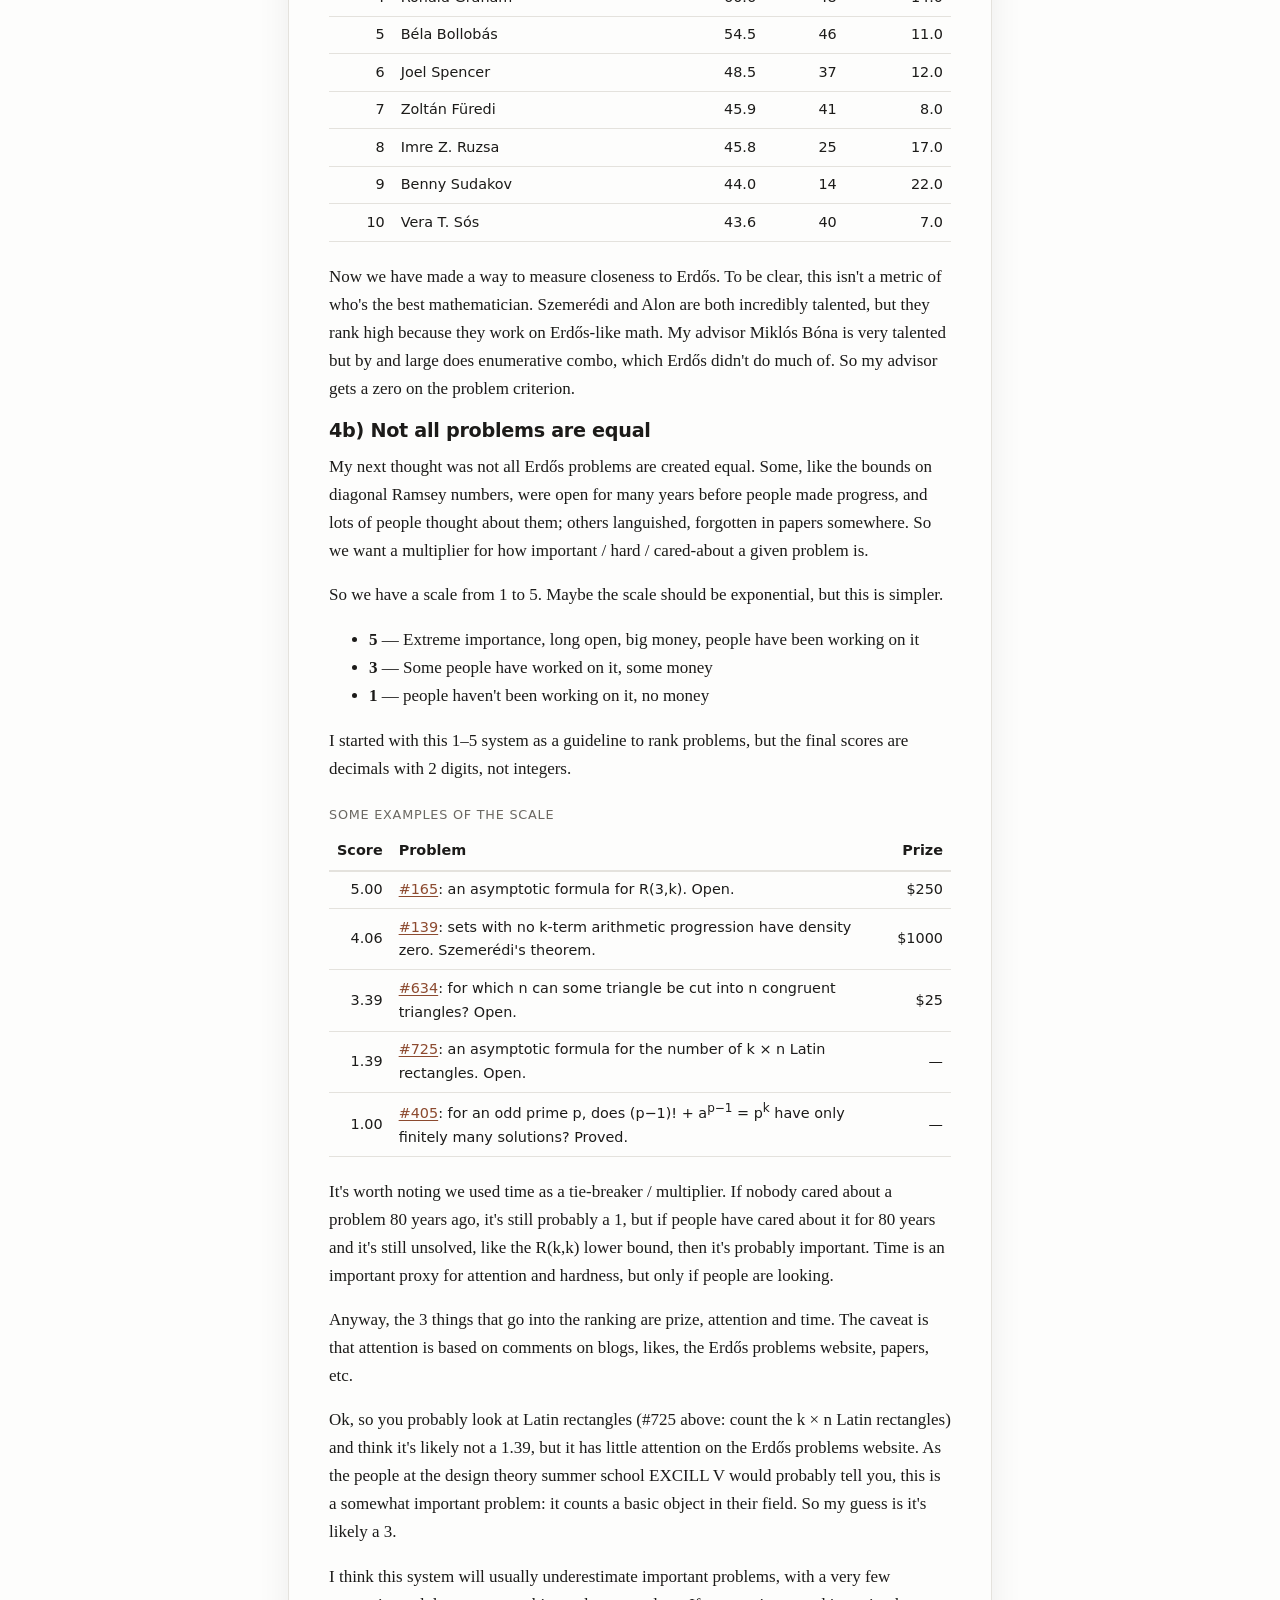
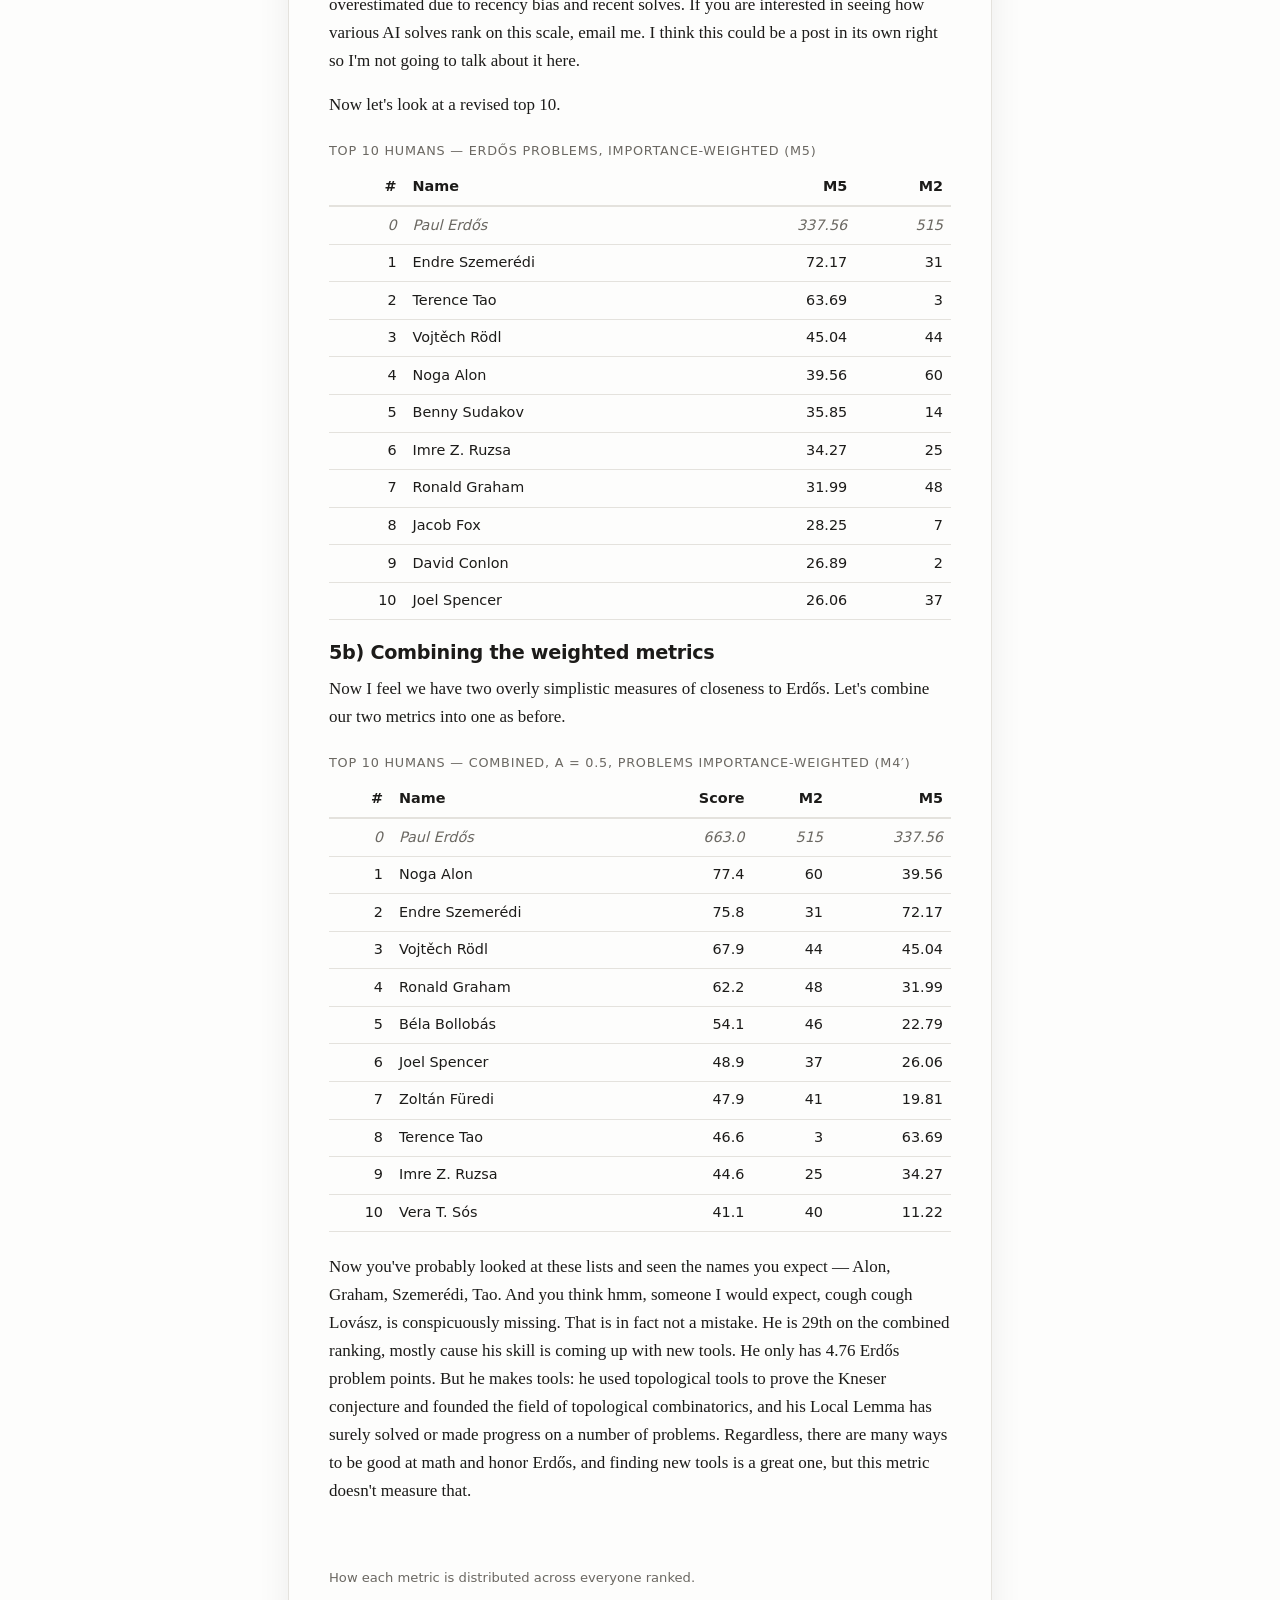
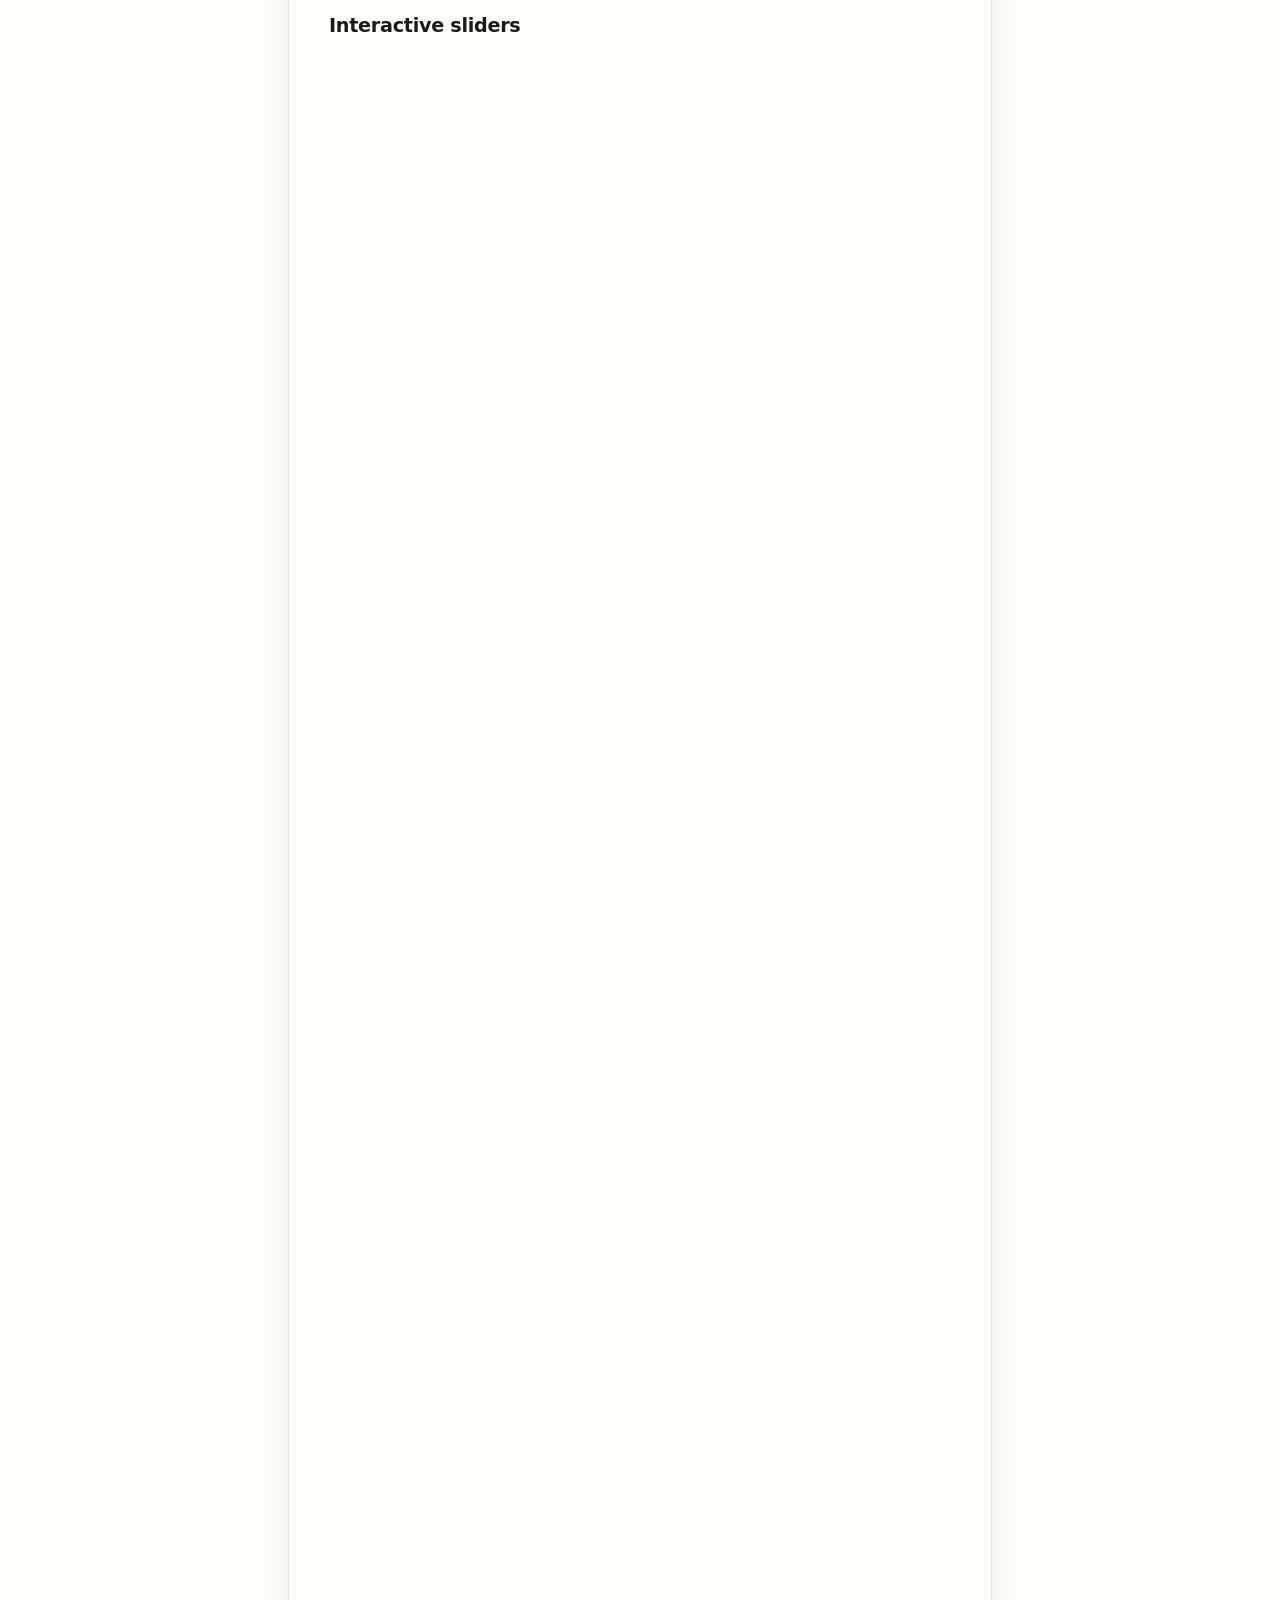
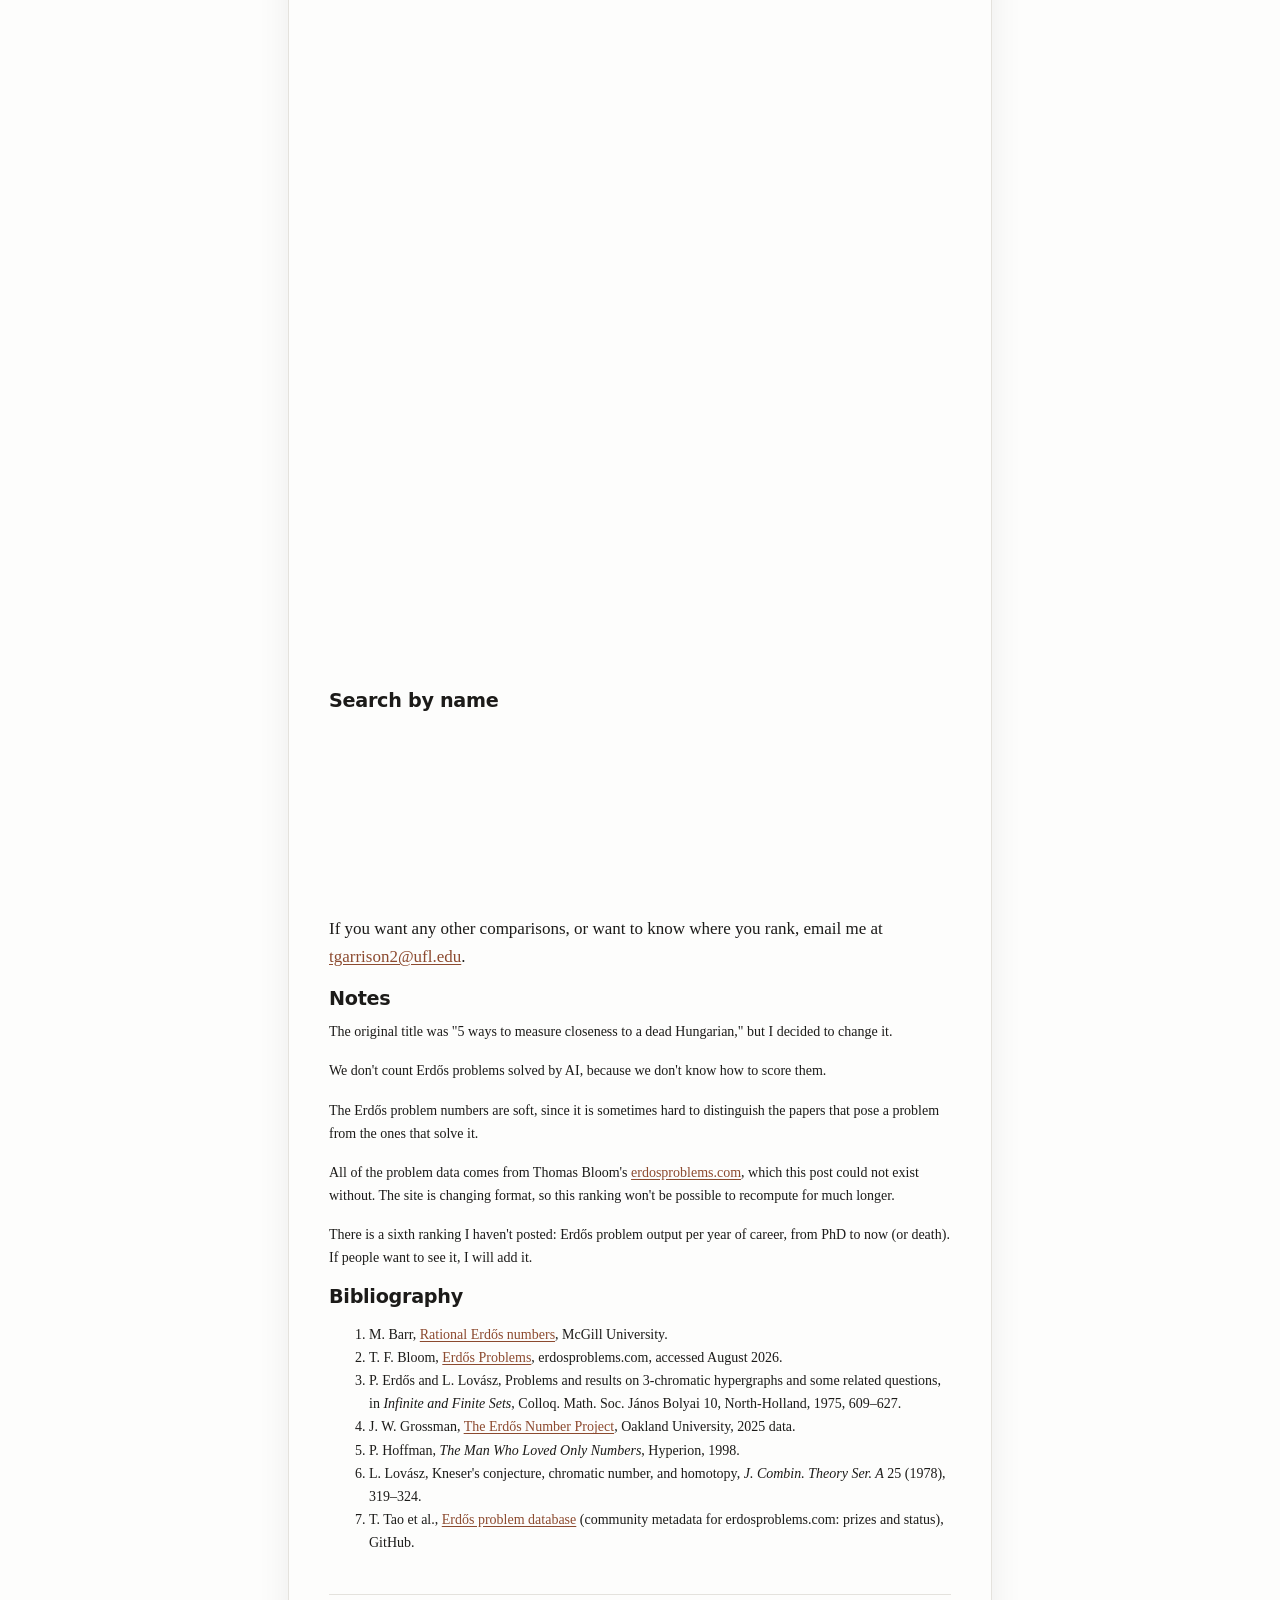
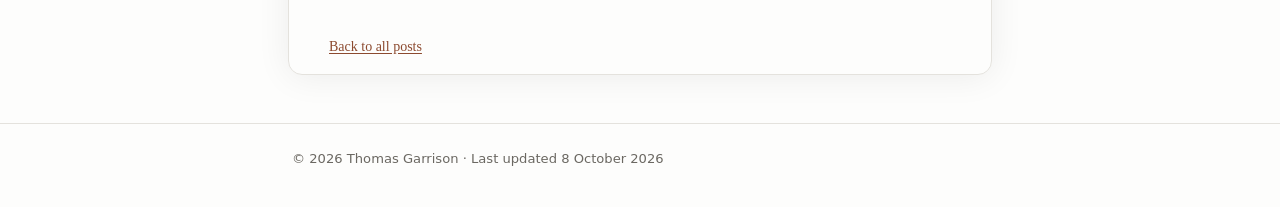
<file: blog/five-ways-erdos.html>
<!DOCTYPE html>
<html lang="en">
<head>
<meta charset="utf-8">
<meta name="robots" content="noindex">
<meta http-equiv="refresh" content="0; url=/blog/hungarian-mathematician.html">
<link rel="canonical" href="/blog/hungarian-mathematician.html">
<title>Moved</title>
</head>
<body><p><a href="/blog/hungarian-mathematician.html">This post has moved.</a></p></body>
</html>
</file>
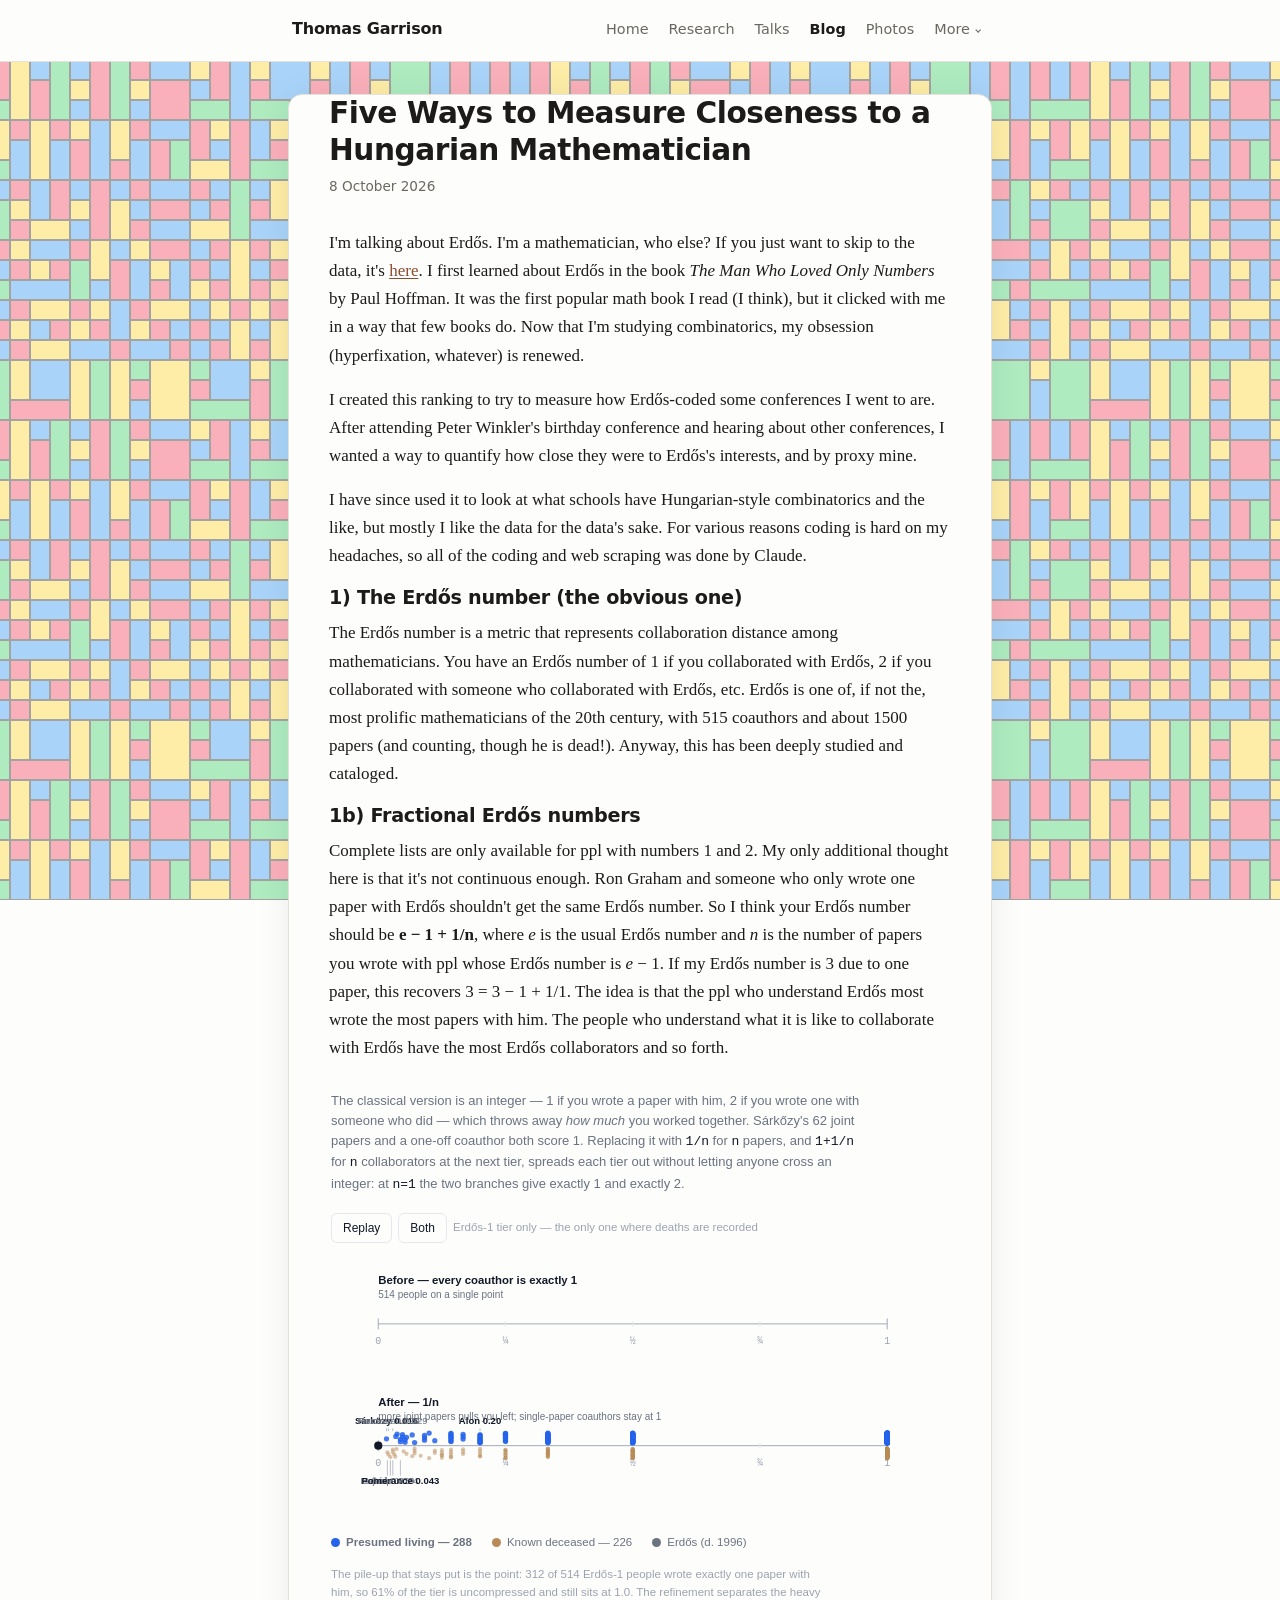
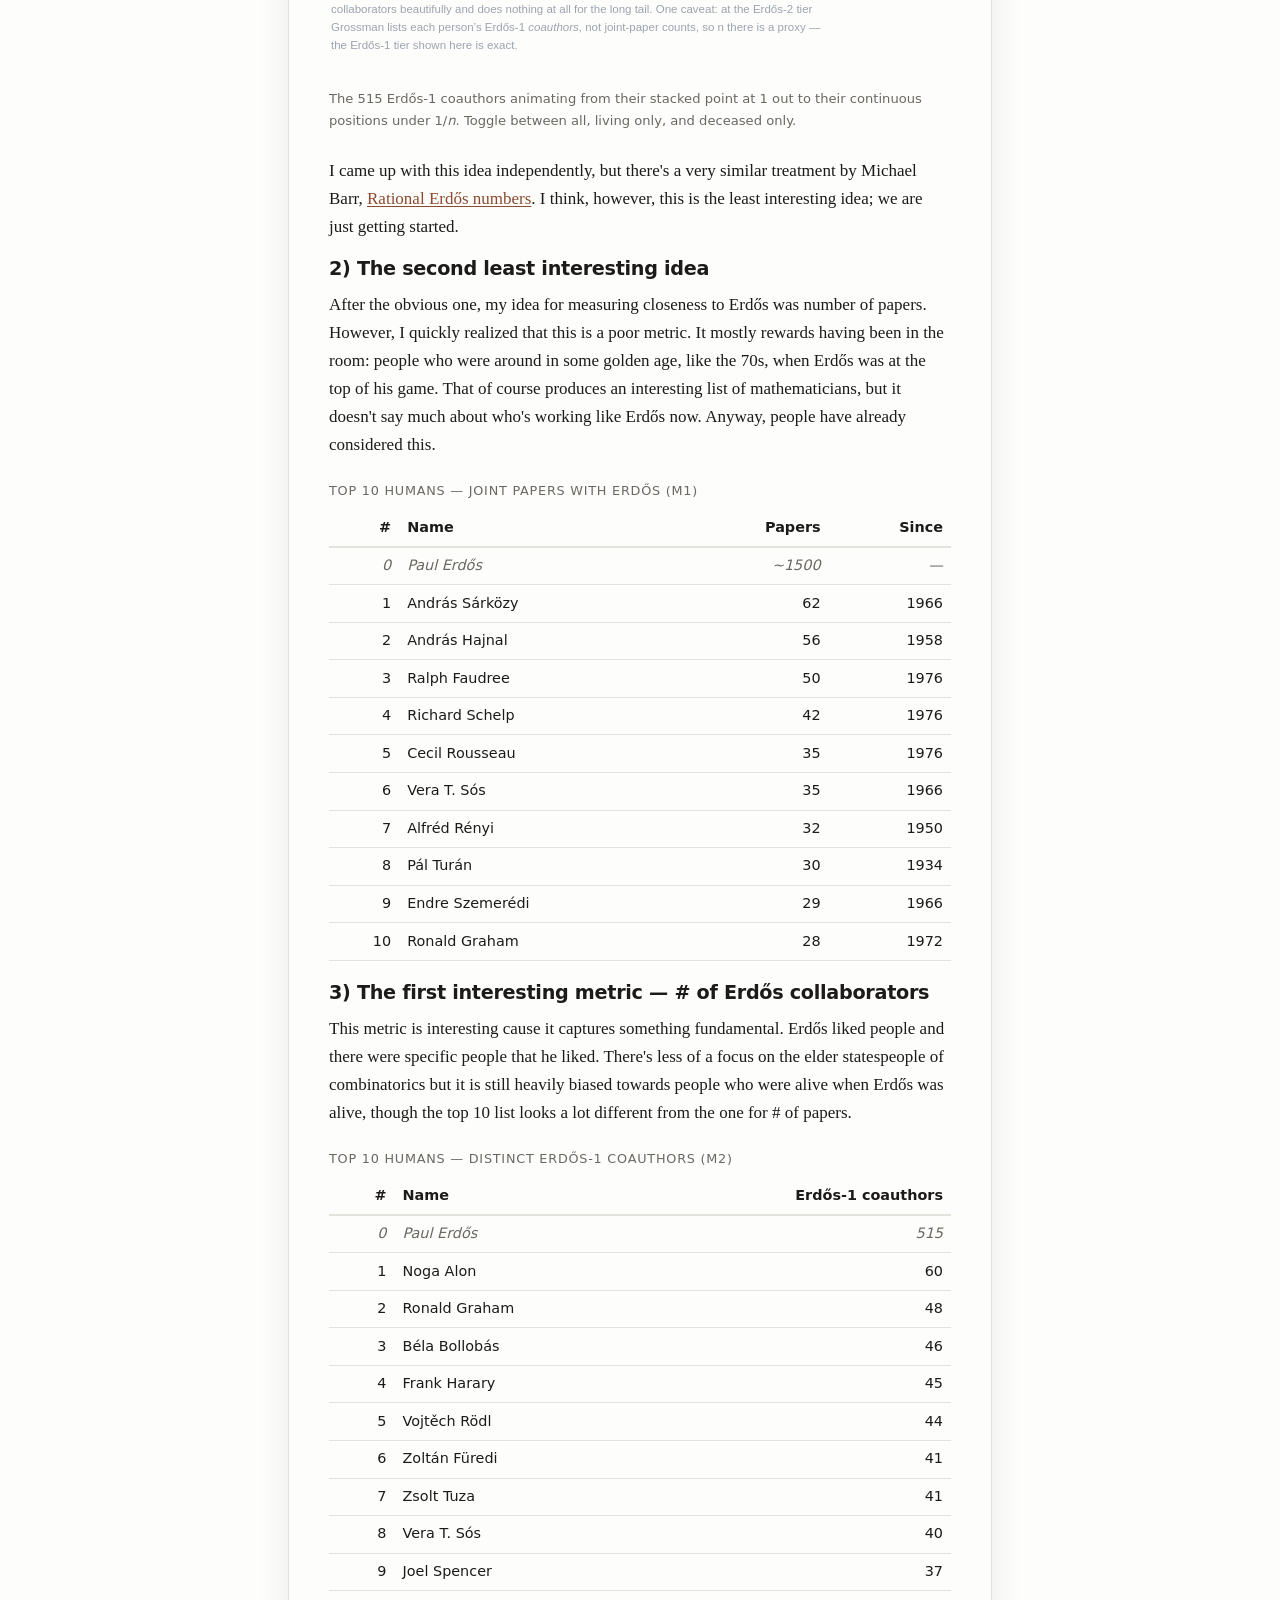
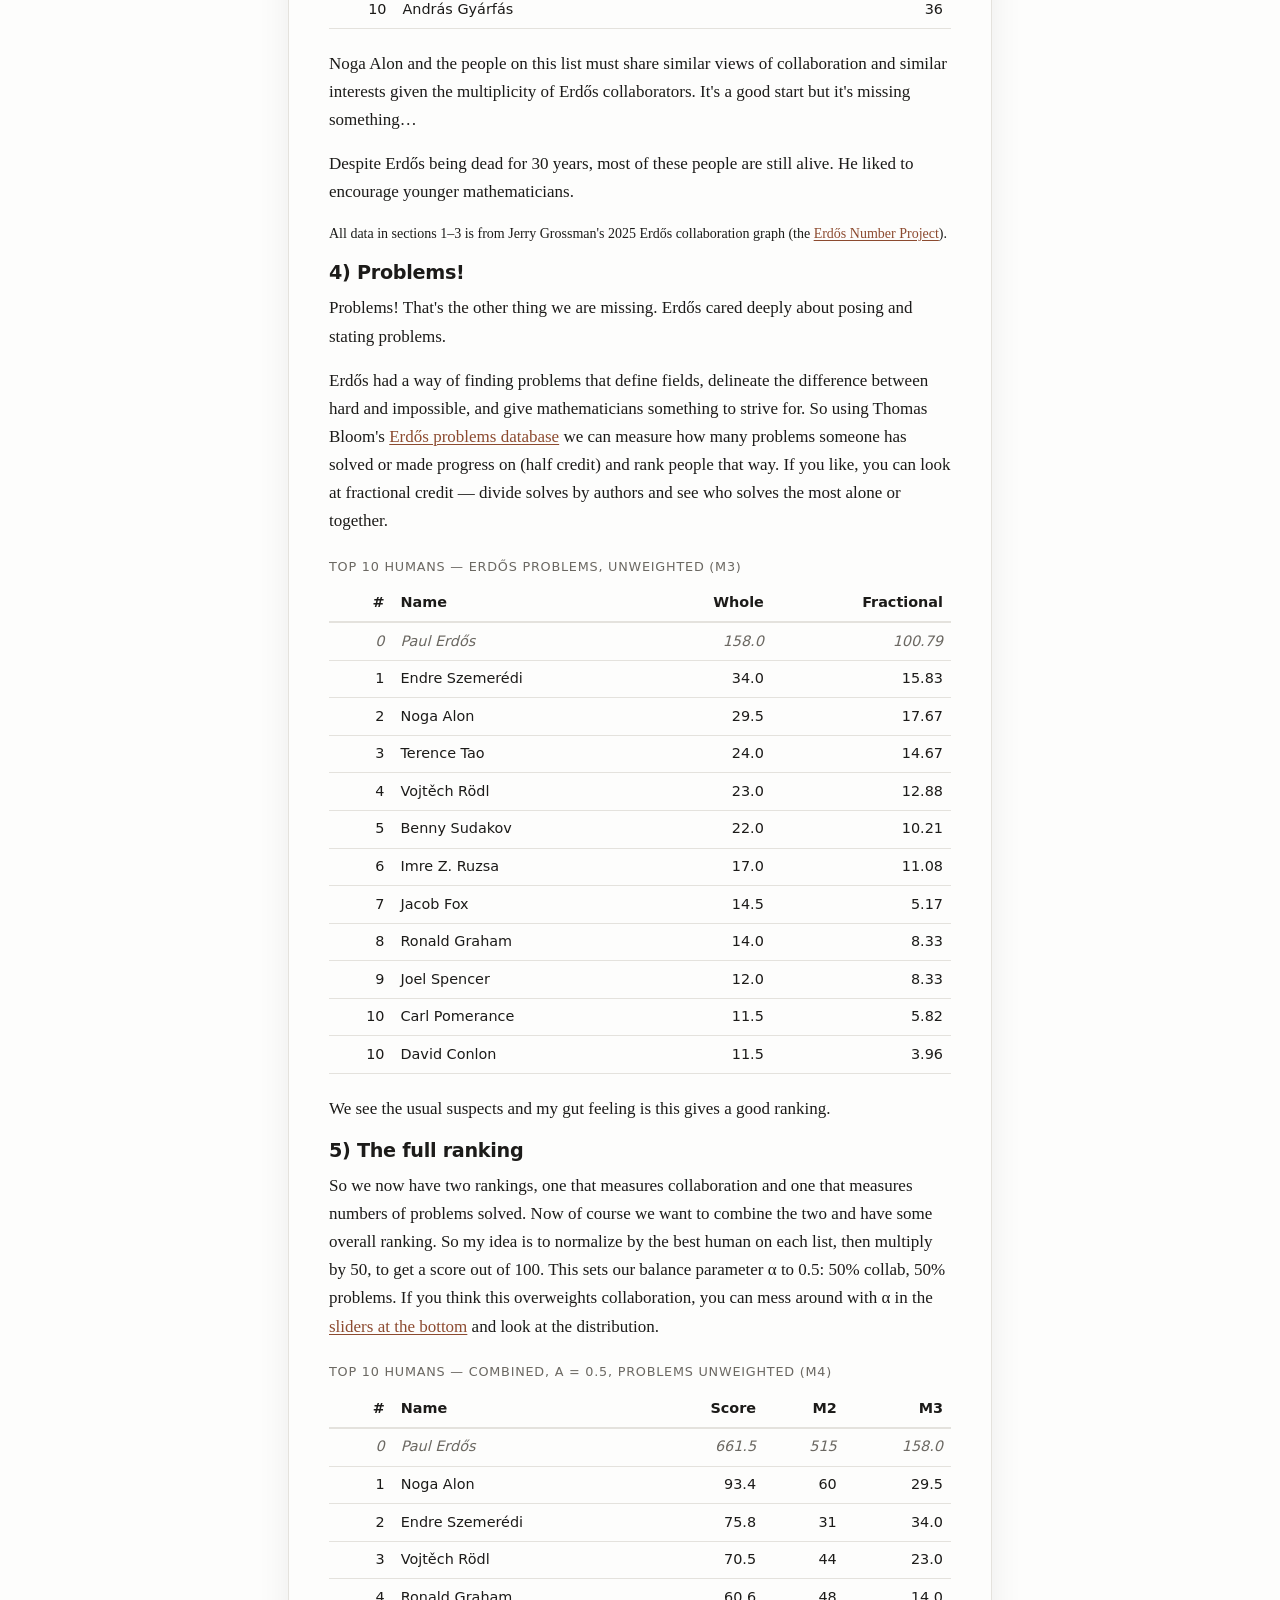
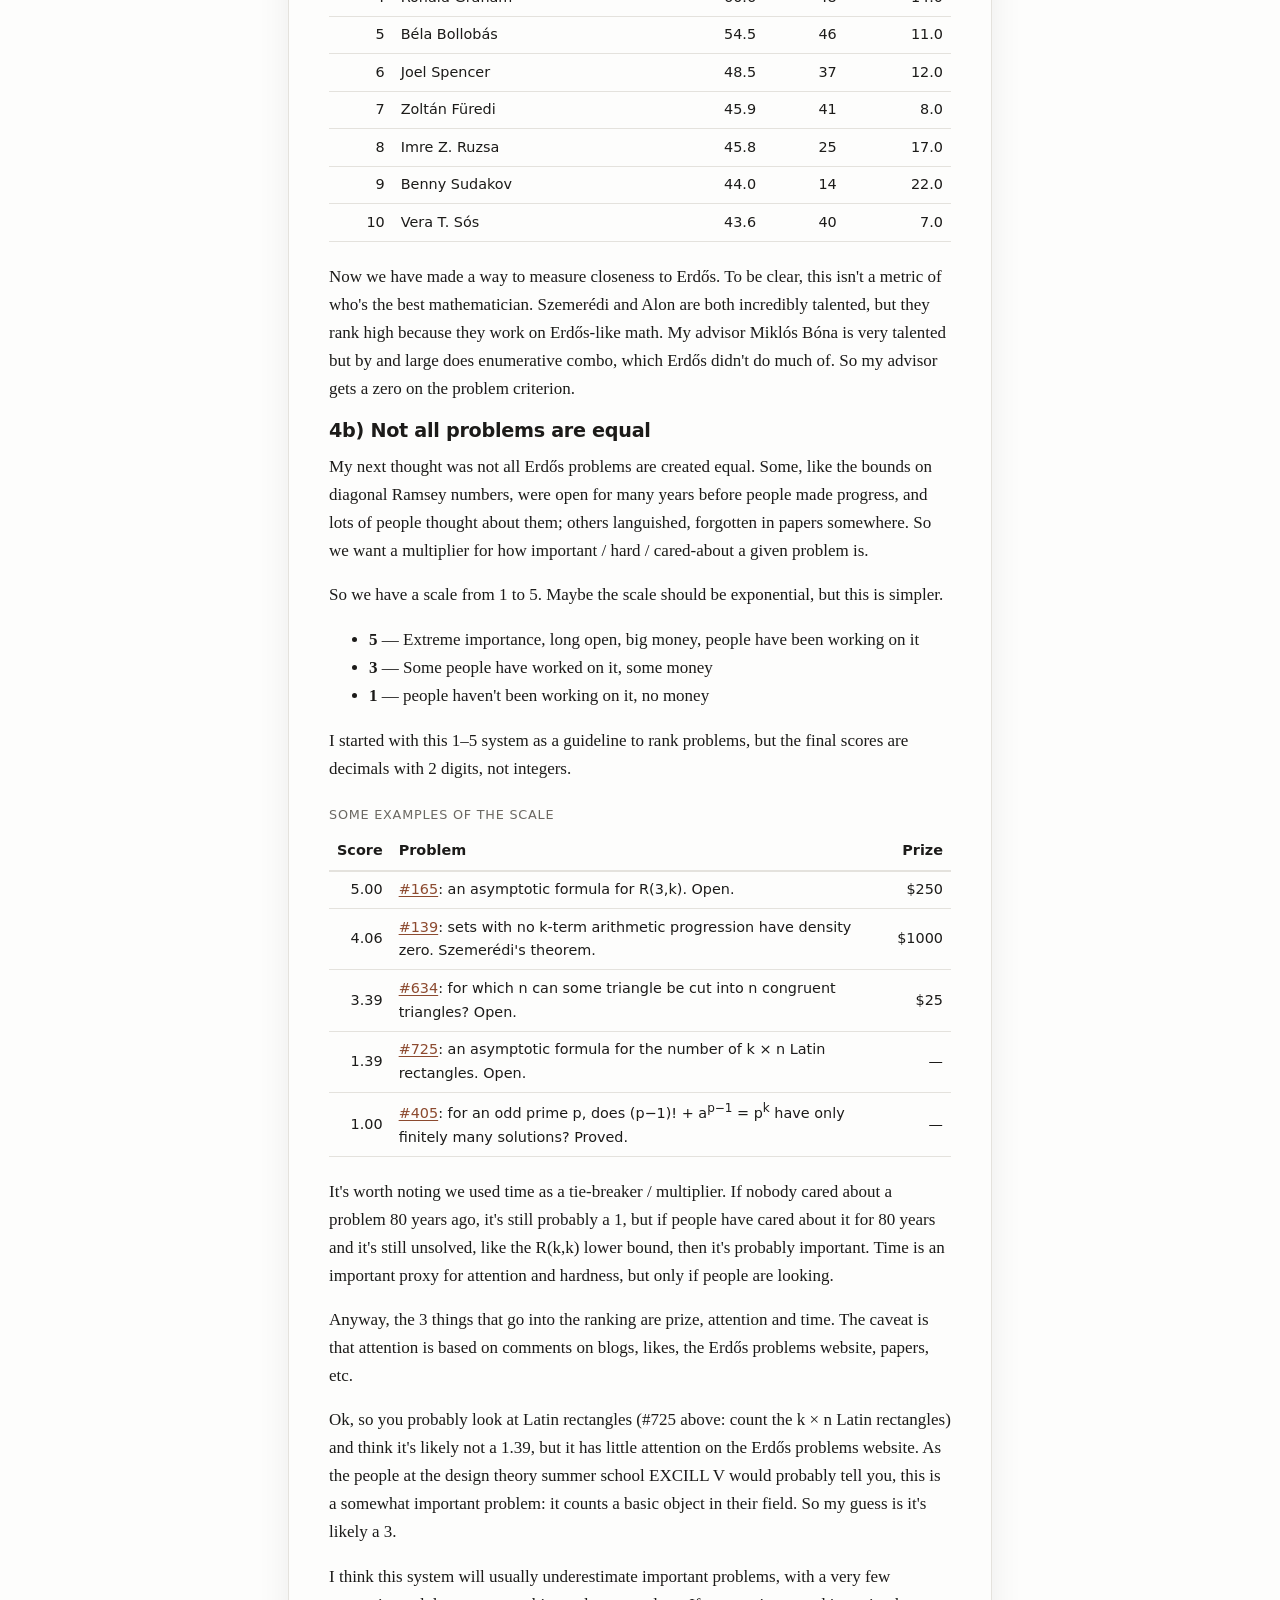
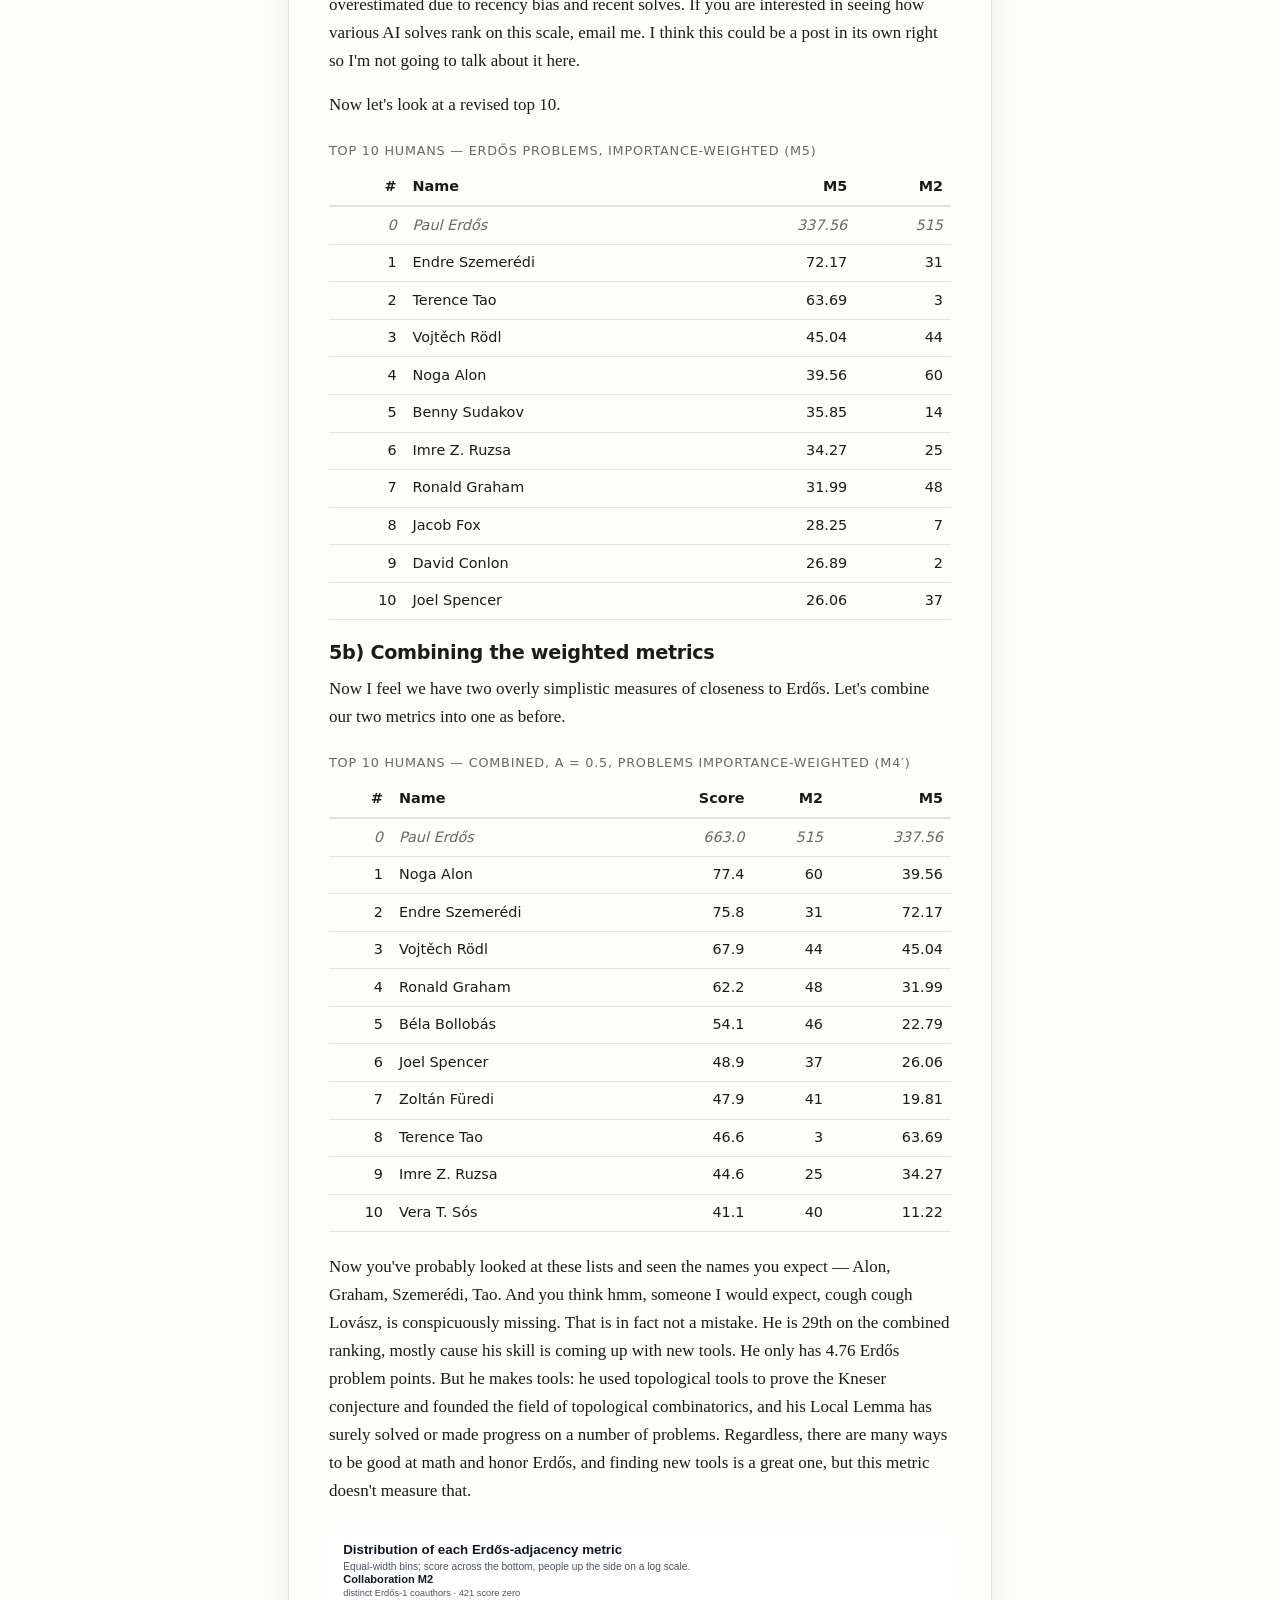
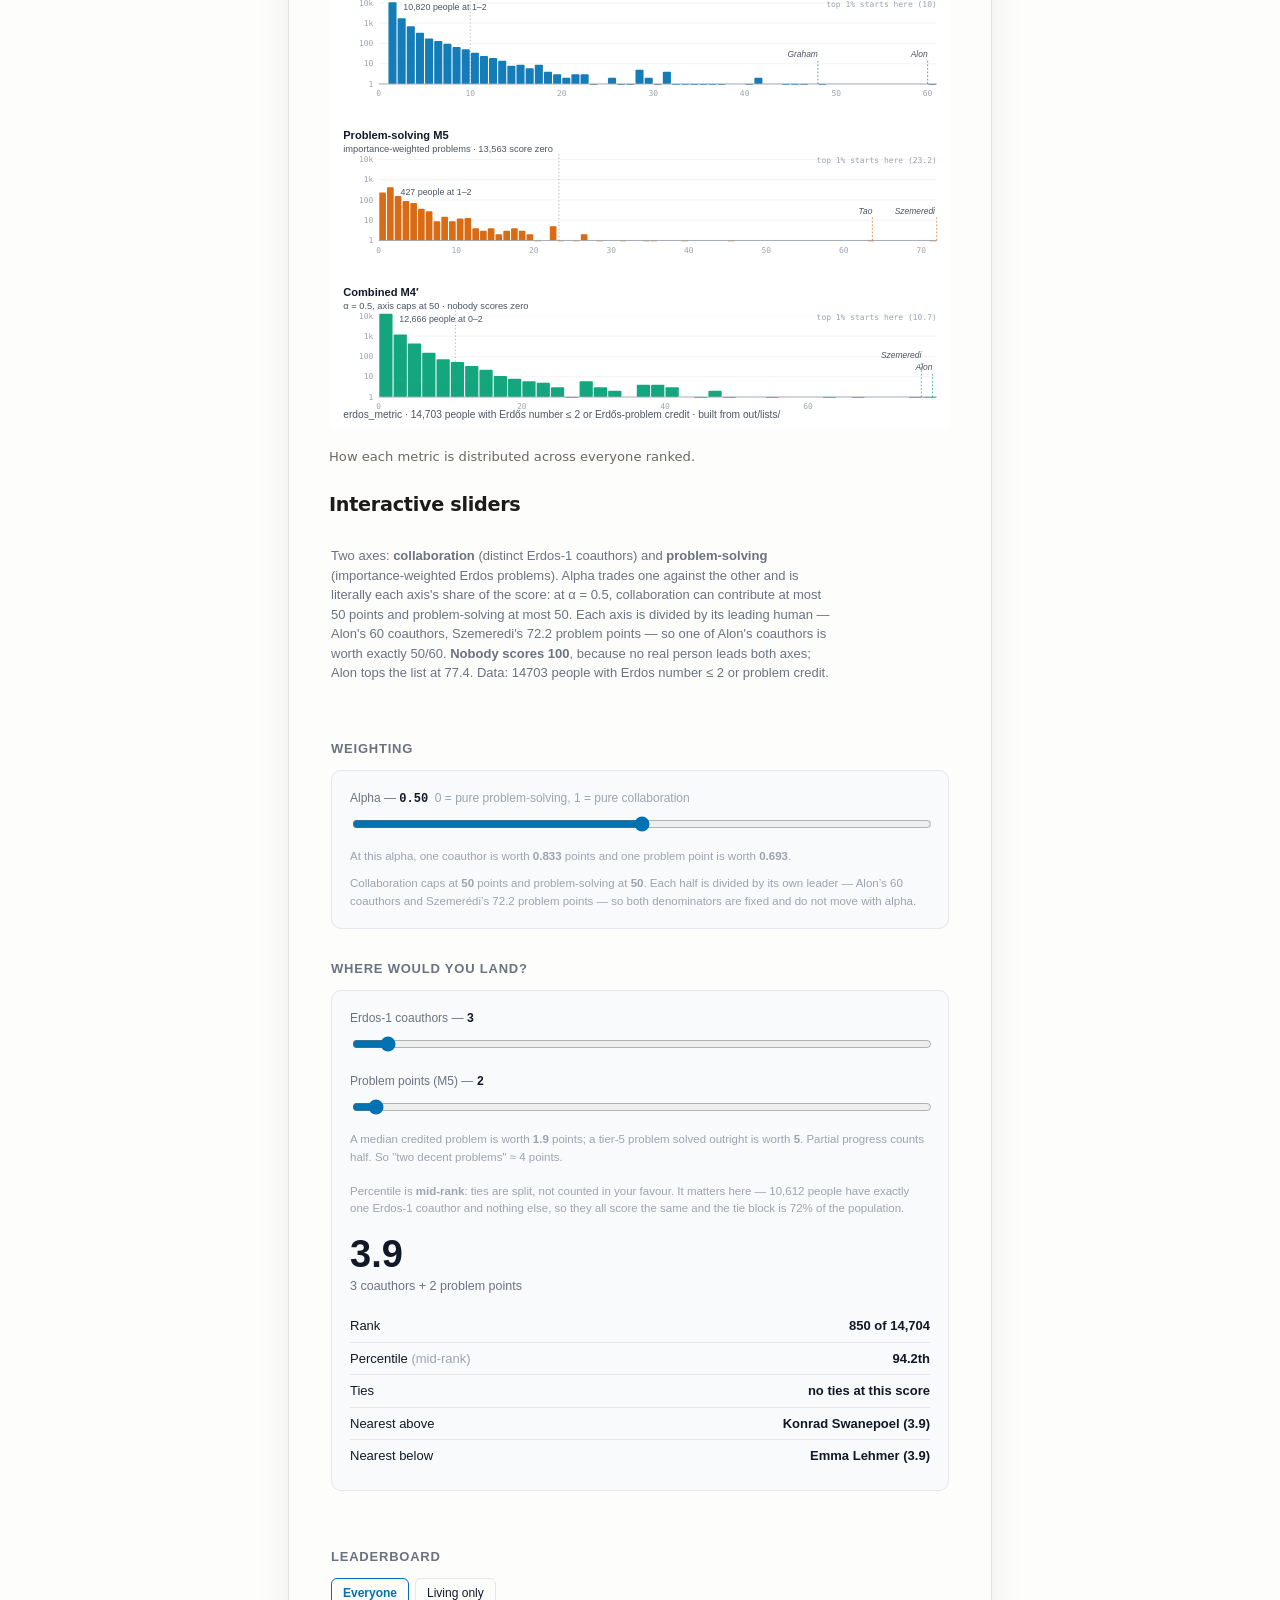
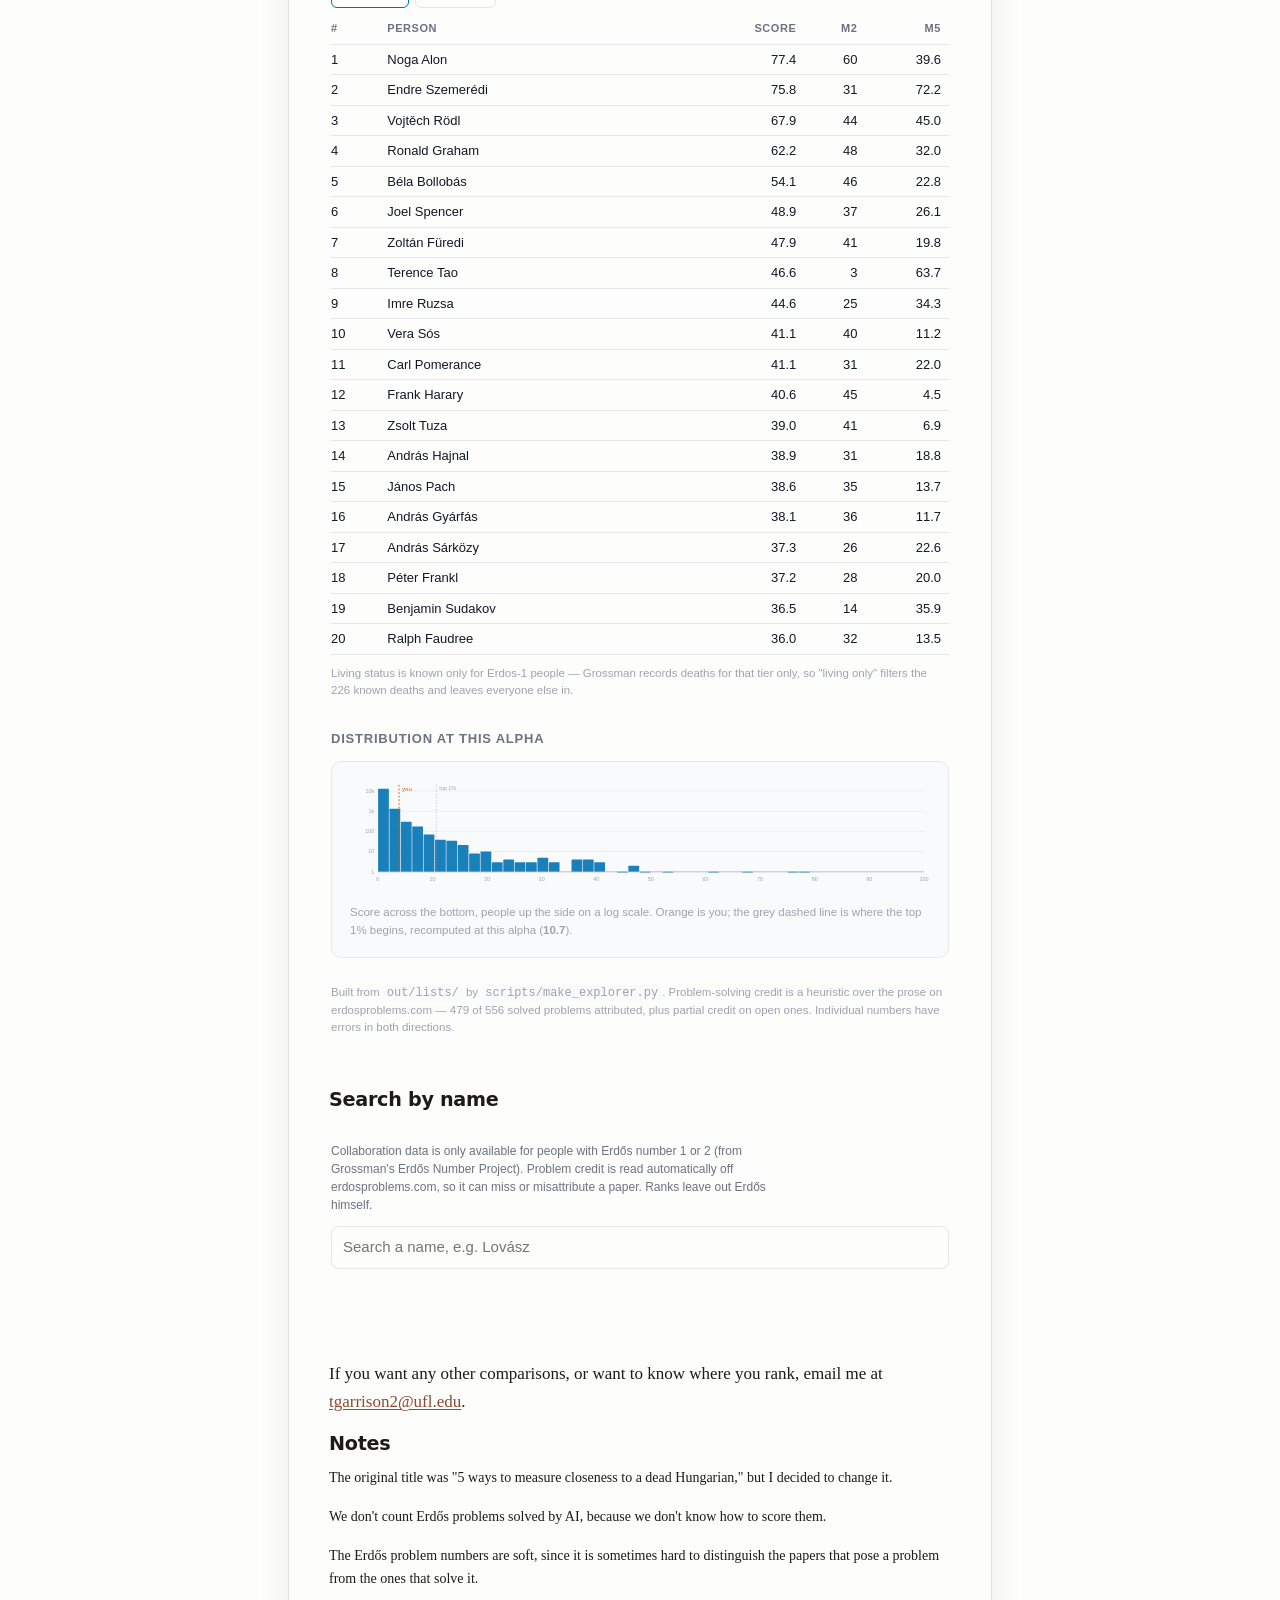
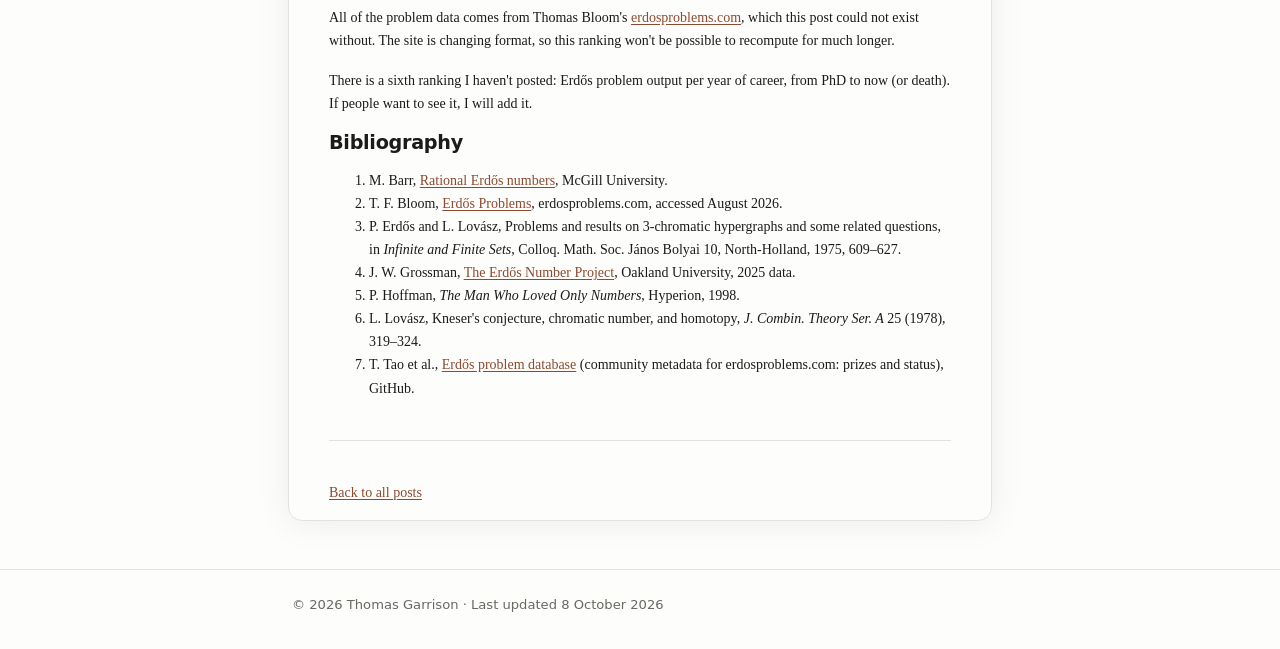
<file: blog/hungarian-mathematician.html>
<!DOCTYPE html>
<html lang="en">
<head>
<meta charset="utf-8">
<meta name="viewport" content="width=device-width, initial-scale=1">
<title>Five Ways to Measure Closeness to a Hungarian Mathematician · Thomas Garrison</title>
<meta name="description" content="Ways to measure how close a mathematician is to a certain Hungarian, with an interactive explorer.">
<link rel="stylesheet" href="/css/style.css">
<link rel="icon" href="/favicon.svg" type="image/svg+xml">
<link rel="icon" href="/favicon-32.png" sizes="32x32" type="image/png">
<link rel="apple-touch-icon" href="/apple-touch-icon.png">
</head>
<body>

<header class="site-header">
  <div class="wrap">
    <a class="brand" href="/">Thomas Garrison</a>
    <nav class="site-nav" aria-label="Main">
      <a href="/">Home</a>
      <a href="/research/">Research</a>
      <a href="/talks/">Talks</a>
      <a href="/blog/" aria-current="page">Blog</a>
      <a href="/photos/">Photos</a>
      <details class="more">
        <summary>More</summary>
        <div class="more-menu">
          <a href="/teaching/">Teaching</a>
        </div>
      </details>
    </nav>
  </div>
</header>

<main class="wrap">

  <article>
    <h1>Five Ways to Measure Closeness to a Hungarian Mathematician</h1>
    <p class="post-meta">8 October 2026</p>

    <p>
      I'm talking about Erdős. I'm a mathematician, who else? If you just want to skip
      to the data, it's <a href="#explorer">here</a>. I first learned about Erdős in the book
      <em>The Man Who Loved Only Numbers</em> by Paul Hoffman. It was the first popular
      math book I read (I think), but it clicked with me in a way that few books do. Now that I'm studying combinatorics, my obsession (hyperfixation, whatever) is renewed.
    </p>

    <p>
      I created this ranking to try to measure how Erdős-coded some conferences I went
      to are. After attending Peter Winkler's birthday conference and hearing about other
      conferences, I wanted a way to quantify how close they were to Erdős's interests,
      and by proxy mine.
    </p>

    <p>
      I have since used it to look at what schools have Hungarian-style combinatorics and the like, but mostly I like the
      data for the data's sake. For various reasons coding is hard on my headaches, so all
      of the coding and web scraping was done
      by Claude.
    </p>

    <h2>1) The Erdős number (the obvious one)</h2>

    <p>
      The Erdős number is a metric that represents collaboration distance among
      mathematicians. You have an Erdős number of 1 if you collaborated with Erdős, 2
      if you collaborated with someone who collaborated with Erdős, etc. Erdős is one of, if not the, most prolific
      mathematicians of the 20th century, with 515 coauthors and about 1500 papers (and
      counting, though he is dead!). Anyway, this has been deeply
      studied and cataloged.
    </p>

    <h2>1b) Fractional Erdős numbers</h2>

    <p>
      Complete lists are only available for ppl with numbers 1 and 2. My only additional
      thought here is that it's not continuous enough. Ron Graham and someone who only wrote one paper with Erdős
      shouldn't get the same Erdős number. So I think your
      Erdős number should be <strong>e − 1 + 1/n</strong>, where <em>e</em> is the usual
      Erdős number and <em>n</em> is the number of papers you wrote with ppl whose Erdős
      number is <em>e</em> − 1. If my Erdős number is 3 due to one paper, this recovers
      3 = 3 − 1 + 1/1. The idea is that the ppl who understand Erdős most wrote the most papers with him. The people who
      understand what it is like to collaborate with Erdős have the most Erdős
      collaborators and so forth.
    </p>

    <figure class="fig">
      <iframe id="erdos-continuous" src="/erdos/continuous_erdos_embed.html?v=7"
              style="height:440px" loading="lazy"
              title="The Erdős number, made continuous"></iframe>
      <figcaption>
        The 515 Erdős-1 coauthors animating from their stacked point at 1 out to their
        continuous positions under 1/<em>n</em>. Toggle between all, living only, and
        deceased only.
      </figcaption>
    </figure>

    <p>
      I came up with this idea independently, but there's a very similar treatment by
      Michael Barr, <a href="https://www.math.mcgill.ca/barr/">Rational
      Erdős numbers</a>. I think, however, this is the least
      interesting idea; we are just getting started.
    </p>

    <h2>2) The second least interesting idea</h2>

    <p>
      After the obvious one, my idea for measuring closeness to Erdős was number of papers.
      However, I quickly realized that this is a poor metric. It mostly rewards having been
      in the room: people who were around in some golden age, like the 70s, when Erdős was
      at the top of his game. That of course produces an interesting list of mathematicians,
      but it doesn't say much about who's working like Erdős now. Anyway, people have already considered this.
    </p>

    <table class="rank-table">
      <caption>Top 10 humans — joint papers with Erdős (M1)</caption>
      <thead>
        <tr><th class="num">#</th><th>Name</th><th class="num">Papers</th><th class="num">Since</th></tr>
      </thead>
      <tbody>
        <tr class="origin"><td class="num">0</td><td>Paul Erdős</td><td class="num">~1500</td><td class="num">—</td></tr>
        <tr><td class="num">1</td><td>András Sárközy</td><td class="num">62</td><td class="num">1966</td></tr>
        <tr><td class="num">2</td><td>András Hajnal</td><td class="num">56</td><td class="num">1958</td></tr>
        <tr><td class="num">3</td><td>Ralph Faudree</td><td class="num">50</td><td class="num">1976</td></tr>
        <tr><td class="num">4</td><td>Richard Schelp</td><td class="num">42</td><td class="num">1976</td></tr>
        <tr><td class="num">5</td><td>Cecil Rousseau</td><td class="num">35</td><td class="num">1976</td></tr>
        <tr><td class="num">6</td><td>Vera T. Sós</td><td class="num">35</td><td class="num">1966</td></tr>
        <tr><td class="num">7</td><td>Alfréd Rényi</td><td class="num">32</td><td class="num">1950</td></tr>
        <tr><td class="num">8</td><td>Pál Turán</td><td class="num">30</td><td class="num">1934</td></tr>
        <tr><td class="num">9</td><td>Endre Szemerédi</td><td class="num">29</td><td class="num">1966</td></tr>
        <tr><td class="num">10</td><td>Ronald Graham</td><td class="num">28</td><td class="num">1972</td></tr>
      </tbody>
    </table>

    <h2>3) The first interesting metric — # of Erdős collaborators</h2>

    <p>
      This metric is interesting cause it captures something fundamental. Erdős liked
      people and there were specific people that he liked. There's less of a focus on the
      elder statespeople of combinatorics but it is still heavily biased towards people who
      were alive when Erdős was alive, though the top 10 list looks a lot different from
      the one for # of papers.
    </p>

    <table class="rank-table">
      <caption>Top 10 humans — distinct Erdős-1 coauthors (M2)</caption>
      <thead>
        <tr><th class="num">#</th><th>Name</th><th class="num">Erdős-1 coauthors</th></tr>
      </thead>
      <tbody>
        <tr class="origin"><td class="num">0</td><td>Paul Erdős</td><td class="num">515</td></tr>
        <tr><td class="num">1</td><td>Noga Alon</td><td class="num">60</td></tr>
        <tr><td class="num">2</td><td>Ronald Graham</td><td class="num">48</td></tr>
        <tr><td class="num">3</td><td>Béla Bollobás</td><td class="num">46</td></tr>
        <tr><td class="num">4</td><td>Frank Harary</td><td class="num">45</td></tr>
        <tr><td class="num">5</td><td>Vojtěch Rödl</td><td class="num">44</td></tr>
        <tr><td class="num">6</td><td>Zoltán Füredi</td><td class="num">41</td></tr>
        <tr><td class="num">7</td><td>Zsolt Tuza</td><td class="num">41</td></tr>
        <tr><td class="num">8</td><td>Vera T. Sós</td><td class="num">40</td></tr>
        <tr><td class="num">9</td><td>Joel Spencer</td><td class="num">37</td></tr>
        <tr><td class="num">10</td><td>András Gyárfás</td><td class="num">36</td></tr>
      </tbody>
    </table>

    <p>
      Noga Alon and the people on this list must share similar views of collaboration and
      similar interests given the multiplicity of Erdős collaborators. It's a good start
      but it's missing something…
    </p>

    <p>
      Despite Erdős being dead for 30 years, most of these people are still alive. He liked to
      encourage younger mathematicians.
    </p>

    <p class="small">
      All data in sections 1–3 is from Jerry Grossman's 2025 Erdős collaboration graph
      (the <a href="https://sites.google.com/oakland.edu/grossman/home/the-erdoes-number-project">Erdős Number Project</a>).
    </p>

    <h2>4) Problems!</h2>

    <p>
      Problems! That's the other thing we are missing. Erdős cared deeply about posing
      and stating problems.
    </p>

    <p>
      Erdős had a way of finding problems that define fields, delineate
      the difference between hard and impossible, and give mathematicians something to
      strive for. So using Thomas Bloom's
      <a href="https://www.erdosproblems.com">Erdős problems database</a> we can measure how many problems
      someone has solved or made progress on (half credit) and rank people that way. If
      you like, you can look at fractional credit — divide solves by authors and see who
      solves the most alone or together.
    </p>

    <table class="rank-table">
      <caption>Top 10 humans — Erdős problems, unweighted (M3)</caption>
      <thead>
        <tr><th class="num">#</th><th>Name</th><th class="num">Whole</th><th class="num">Fractional</th></tr>
      </thead>
      <tbody>
        <tr class="origin"><td class="num">0</td><td>Paul Erdős</td><td class="num">158.0</td><td class="num">100.79</td></tr>
        <tr><td class="num">1</td><td>Endre Szemerédi</td><td class="num">34.0</td><td class="num">15.83</td></tr>
        <tr><td class="num">2</td><td>Noga Alon</td><td class="num">29.5</td><td class="num">17.67</td></tr>
        <tr><td class="num">3</td><td>Terence Tao</td><td class="num">24.0</td><td class="num">14.67</td></tr>
        <tr><td class="num">4</td><td>Vojtěch Rödl</td><td class="num">23.0</td><td class="num">12.88</td></tr>
        <tr><td class="num">5</td><td>Benny Sudakov</td><td class="num">22.0</td><td class="num">10.21</td></tr>
        <tr><td class="num">6</td><td>Imre Z. Ruzsa</td><td class="num">17.0</td><td class="num">11.08</td></tr>
        <tr><td class="num">7</td><td>Jacob Fox</td><td class="num">14.5</td><td class="num">5.17</td></tr>
        <tr><td class="num">8</td><td>Ronald Graham</td><td class="num">14.0</td><td class="num">8.33</td></tr>
        <tr><td class="num">9</td><td>Joel Spencer</td><td class="num">12.0</td><td class="num">8.33</td></tr>
        <tr><td class="num">10</td><td>Carl Pomerance</td><td class="num">11.5</td><td class="num">5.82</td></tr>
        <tr><td class="num">10</td><td>David Conlon</td><td class="num">11.5</td><td class="num">3.96</td></tr>
      </tbody>
    </table>

    <p>
      We see the usual suspects and my gut feeling is this gives a good ranking.
    </p>

    <h2>5) The full ranking</h2>

    <p>
      So we now have two rankings, one that measures collaboration and one that measures
      numbers of problems solved. Now of course we want to combine the two and have some
      overall ranking. So my idea is to normalize by the best human on each list, then multiply by 50, to
      get a score out of 100. This sets our balance parameter α to 0.5: 50% collab, 50%
      problems. If you think this overweights collaboration, you can mess around with α
      in the <a href="#explorer">sliders at the bottom</a> and look at the distribution.
    </p>

    <table class="rank-table">
      <caption>Top 10 humans — combined, α = 0.5, problems unweighted (M4)</caption>
      <thead>
        <tr><th class="num">#</th><th>Name</th><th class="num">Score</th><th class="num">M2</th><th class="num">M3</th></tr>
      </thead>
      <tbody>
        <tr class="origin"><td class="num">0</td><td>Paul Erdős</td><td class="num">661.5</td><td class="num">515</td><td class="num">158.0</td></tr>
        <tr><td class="num">1</td><td>Noga Alon</td><td class="num">93.4</td><td class="num">60</td><td class="num">29.5</td></tr>
        <tr><td class="num">2</td><td>Endre Szemerédi</td><td class="num">75.8</td><td class="num">31</td><td class="num">34.0</td></tr>
        <tr><td class="num">3</td><td>Vojtěch Rödl</td><td class="num">70.5</td><td class="num">44</td><td class="num">23.0</td></tr>
        <tr><td class="num">4</td><td>Ronald Graham</td><td class="num">60.6</td><td class="num">48</td><td class="num">14.0</td></tr>
        <tr><td class="num">5</td><td>Béla Bollobás</td><td class="num">54.5</td><td class="num">46</td><td class="num">11.0</td></tr>
        <tr><td class="num">6</td><td>Joel Spencer</td><td class="num">48.5</td><td class="num">37</td><td class="num">12.0</td></tr>
        <tr><td class="num">7</td><td>Zoltán Füredi</td><td class="num">45.9</td><td class="num">41</td><td class="num">8.0</td></tr>
        <tr><td class="num">8</td><td>Imre Z. Ruzsa</td><td class="num">45.8</td><td class="num">25</td><td class="num">17.0</td></tr>
        <tr><td class="num">9</td><td>Benny Sudakov</td><td class="num">44.0</td><td class="num">14</td><td class="num">22.0</td></tr>
        <tr><td class="num">10</td><td>Vera T. Sós</td><td class="num">43.6</td><td class="num">40</td><td class="num">7.0</td></tr>
      </tbody>
    </table>

    <p>
      Now we have made a way to measure closeness to Erdős. To be clear, this isn't a
      metric of who's the best mathematician. Szemerédi and Alon are both incredibly
      talented, but they rank high because they work on Erdős-like math. My advisor Miklós Bóna is very talented
      but by and large does enumerative combo, which Erdős didn't do much of. So my
      advisor gets a zero on the problem criterion.
    </p>

    <h2>4b) Not all problems are equal</h2>

    <p>
      My next thought was not all Erdős problems are created equal. Some, like the bounds on diagonal Ramsey numbers, were
      open for many years before people made progress, and lots of people thought about
      them; others languished, forgotten in papers somewhere. So we want a multiplier for
      how important / hard / cared-about a given problem is.
    </p>

    <p>
      So we have a scale from 1 to 5. Maybe the scale should be exponential, but this is
      simpler.
    </p>

    <ul>
      <li><strong>5</strong> — Extreme importance, long open, big money, people have been working on it</li>
      <li><strong>3</strong> — Some people have worked on it, some money</li>
      <li><strong>1</strong> — people haven't been working on it, no money</li>
    </ul>

    <p>
      I started with this 1–5 system as a guideline to rank problems, but the final scores
      are decimals with 2 digits, not integers.
    </p>

    <table class="rank-table">
      <caption>Some examples of the scale</caption>
      <thead>
        <tr><th class="num">Score</th><th>Problem</th><th class="num">Prize</th></tr>
      </thead>
      <tbody>
        <tr><td class="num">5.00</td><td><a href="https://www.erdosproblems.com/165">#165</a>: an asymptotic formula for R(3,k). Open.</td><td class="num">$250</td></tr>
        <tr><td class="num">4.06</td><td><a href="https://www.erdosproblems.com/139">#139</a>: sets with no k-term arithmetic progression have density zero. Szemerédi's theorem.</td><td class="num">$1000</td></tr>
        <tr><td class="num">3.39</td><td><a href="https://www.erdosproblems.com/634">#634</a>: for which n can some triangle be cut into n congruent triangles? Open.</td><td class="num">$25</td></tr>
        <tr><td class="num">1.39</td><td><a href="https://www.erdosproblems.com/725">#725</a>: an asymptotic formula for the number of k &times; n Latin rectangles. Open.</td><td class="num">—</td></tr>
        <tr><td class="num">1.00</td><td><a href="https://www.erdosproblems.com/405">#405</a>: for an odd prime p, does (p&minus;1)! + a<sup>p&minus;1</sup> = p<sup>k</sup> have only finitely many solutions? Proved.</td><td class="num">—</td></tr>
      </tbody>
    </table>

    <p>
      It's worth noting we used time as a tie-breaker / multiplier. If nobody cared about a
      problem 80 years ago, it's still probably a 1, but if people have cared about it for
      80 years and it's still unsolved, like the R(k,k) lower bound, then it's probably
      important. Time is an
      important proxy for attention and hardness, but only if people are looking.
    </p>

    <p>
      Anyway, the 3 things that go into the ranking are prize, attention and time. The
      caveat is that attention is based on comments on blogs, likes, the Erdős problems
      website, papers, etc.
    </p>

    <p>
      Ok, so you probably look at Latin rectangles (#725 above: count the k &times; n Latin
      rectangles) and think it's likely not a 1.39, but it has little attention on the
      Erdős problems website. As the people at the design theory summer school
      EXCILL V would probably tell you, this is a somewhat important problem: it counts a
      basic object in their field. So my guess is it's likely a 3.
    </p>

    <!-- "check the number" -- verified. Latin rectangles is problem #725, importance
         1.393, so 1.39 is right. Inputs: prize $0, attention 21%, 80 years open,
         dormancy multiplier 1.168, status open. (#724, Latin squares, scores 1.0 flat:
         no prize, 0% attention, 66 years.) Source: out/problem_importance.csv -->

    <p>
      I think this system will usually underestimate important problems, with a very few
      overestimated due to recency bias and recent solves. If you are interested in seeing
      how various AI solves rank on this scale, email me. I think this
      could be a post in its own right so I'm not going to talk about it here.
    </p>

    <p>Now let's look at a revised top 10.</p>

    <table class="rank-table">
      <caption>Top 10 humans — Erdős problems, importance-weighted (M5)</caption>
      <thead>
        <tr><th class="num">#</th><th>Name</th><th class="num">M5</th><th class="num">M2</th></tr>
      </thead>
      <tbody>
        <tr class="origin"><td class="num">0</td><td>Paul Erdős</td><td class="num">337.56</td><td class="num">515</td></tr>
        <tr><td class="num">1</td><td>Endre Szemerédi</td><td class="num">72.17</td><td class="num">31</td></tr>
        <tr><td class="num">2</td><td>Terence Tao</td><td class="num">63.69</td><td class="num">3</td></tr>
        <tr><td class="num">3</td><td>Vojtěch Rödl</td><td class="num">45.04</td><td class="num">44</td></tr>
        <tr><td class="num">4</td><td>Noga Alon</td><td class="num">39.56</td><td class="num">60</td></tr>
        <tr><td class="num">5</td><td>Benny Sudakov</td><td class="num">35.85</td><td class="num">14</td></tr>
        <tr><td class="num">6</td><td>Imre Z. Ruzsa</td><td class="num">34.27</td><td class="num">25</td></tr>
        <tr><td class="num">7</td><td>Ronald Graham</td><td class="num">31.99</td><td class="num">48</td></tr>
        <tr><td class="num">8</td><td>Jacob Fox</td><td class="num">28.25</td><td class="num">7</td></tr>
        <tr><td class="num">9</td><td>David Conlon</td><td class="num">26.89</td><td class="num">2</td></tr>
        <tr><td class="num">10</td><td>Joel Spencer</td><td class="num">26.06</td><td class="num">37</td></tr>
      </tbody>
    </table>

    <h2>5b) Combining the weighted metrics</h2>

    <p>
      Now I feel we have two overly simplistic measures of closeness to Erdős. Let's
      combine our two metrics into one as before.
    </p>

    <table class="rank-table">
      <caption>Top 10 humans — combined, α = 0.5, problems importance-weighted (M4′)</caption>
      <thead>
        <tr><th class="num">#</th><th>Name</th><th class="num">Score</th><th class="num">M2</th><th class="num">M5</th></tr>
      </thead>
      <tbody>
        <tr class="origin"><td class="num">0</td><td>Paul Erdős</td><td class="num">663.0</td><td class="num">515</td><td class="num">337.56</td></tr>
        <tr><td class="num">1</td><td>Noga Alon</td><td class="num">77.4</td><td class="num">60</td><td class="num">39.56</td></tr>
        <tr><td class="num">2</td><td>Endre Szemerédi</td><td class="num">75.8</td><td class="num">31</td><td class="num">72.17</td></tr>
        <tr><td class="num">3</td><td>Vojtěch Rödl</td><td class="num">67.9</td><td class="num">44</td><td class="num">45.04</td></tr>
        <tr><td class="num">4</td><td>Ronald Graham</td><td class="num">62.2</td><td class="num">48</td><td class="num">31.99</td></tr>
        <tr><td class="num">5</td><td>Béla Bollobás</td><td class="num">54.1</td><td class="num">46</td><td class="num">22.79</td></tr>
        <tr><td class="num">6</td><td>Joel Spencer</td><td class="num">48.9</td><td class="num">37</td><td class="num">26.06</td></tr>
        <tr><td class="num">7</td><td>Zoltán Füredi</td><td class="num">47.9</td><td class="num">41</td><td class="num">19.81</td></tr>
        <tr><td class="num">8</td><td>Terence Tao</td><td class="num">46.6</td><td class="num">3</td><td class="num">63.69</td></tr>
        <tr><td class="num">9</td><td>Imre Z. Ruzsa</td><td class="num">44.6</td><td class="num">25</td><td class="num">34.27</td></tr>
        <tr><td class="num">10</td><td>Vera T. Sós</td><td class="num">41.1</td><td class="num">40</td><td class="num">11.22</td></tr>
      </tbody>
    </table>

    <p>
      Now you've probably looked at these lists and seen the names you expect — Alon,
      Graham, Szemerédi, Tao. And you think hmm, someone I would
      expect, cough cough Lovász, is conspicuously missing. That is in fact not a mistake. He is 29th on the
      combined ranking, mostly cause his skill is coming up with new tools. He only has
      4.76 Erdős problem points. But he makes tools: he used topological tools to prove the
      Kneser conjecture and founded the field of topological combinatorics, and his Local
      Lemma has surely solved or made progress on a number of problems. Regardless, there are many ways to be good at math and honor Erdős, and finding new
      tools is a great one, but this metric doesn't measure that.
    </p>

    <figure class="fig">
      <img src="/assets/metric_distributions.svg" alt="Distributions of the metrics across all ranked people." loading="lazy">
      <figcaption>How each metric is distributed across everyone ranked.</figcaption>
    </figure>

    <h2 id="explorer">Interactive sliders</h2>

    <figure class="fig">
      <iframe id="erdos-explorer" src="/erdos/explorer_embed.html?v=8"
              style="height:2200px" loading="lazy"
              title="Erdős-adjacency explorer"></iframe>
    </figure>

    <h2 id="search">Search by name</h2>

    <figure class="fig">
      <iframe id="erdos-search" src="/erdos/search_embed.html?v=1"
              style="height:150px" loading="lazy"
              title="Search the rankings by name"></iframe>
    </figure>

    <!-- Provenance, kept out of the rendered page.
         DATA VERSION: out/lists/*.csv as of 2026-08-25 17:21; every table checked
         against them on 2026-10-08.  M3 and M4 rebuilt 2026-10-29: M3 now also
         gives half credit for partial progress on open problems, as M5 always did
         (Erdos M3 78.0 -> 158.0, M4 573.6 -> 661.5).
         Erdos has no M5 -- build_m5.py drops him from every author list. Recounted on
         2026-10-08 from out/m5_per_problem.json over every credited reference with an
         Erdos author, excluding erdos|e (may be a different Erdos): 337.56 (342.06 before
         M5 started reading the history-adjudicated winners; #433, #543, #1217 moved
         his paper from resolver to partial, -4.50).
         The AI-resolution rule only removes his full credit where a machine settled
         the problem itself; on #26 the AI result was on Tenenbaum's weaker variant,
         so Davenport-Erdos 1951 keeps the resolver slot.
         Combined: 100*0.5*(515/60) = 429.2 collaboration, plus
         100*0.5*(337.56/72.17) = 233.9 problems  ->  663.0. -->

    <p>
      If you want any other comparisons, or want to know where you rank, email me at
      <a href="mailto:tgarrison2@ufl.edu">tgarrison2@ufl.edu</a>.
    </p>

    <h2>Notes</h2>

    <p class="small">
      The original title was "5 ways to measure closeness to a dead Hungarian," but I
      decided to change it.
    </p>

    <p class="small">
      We don't count Erdős problems solved by AI, because we don't know how to score them.
    </p>
    <p class="small">
      The Erdős problem numbers are soft, since it is sometimes hard to distinguish the
      papers that pose a problem from the ones that solve it.
    </p>
    <p class="small">
      All of the problem data comes from Thomas Bloom's
      <a href="https://www.erdosproblems.com">erdosproblems.com</a>, which this post
      could not exist without. The site is changing format, so this ranking won't be
      possible to recompute for much longer.
    </p>
    <p class="small">
      There is a sixth ranking I haven't posted: Erdős problem output per year of career,
      from PhD to now (or death). If people want to see it, I will add it.
    </p>

    <h2>Bibliography</h2>

    <ol class="small">
      <li>M. Barr, <a href="https://www.math.mcgill.ca/barr/">Rational
        Erdős numbers</a>, McGill University.</li>
      <li>T. F. Bloom, <a href="https://www.erdosproblems.com">Erdős Problems</a>,
        erdosproblems.com, accessed August 2026.</li>
      <li>P. Erdős and L. Lovász, Problems and results on 3-chromatic hypergraphs and some
        related questions, in <em>Infinite and Finite Sets</em>, Colloq. Math. Soc. János
        Bolyai 10, North-Holland, 1975, 609–627.</li>
      <li>J. W. Grossman, <a href="https://sites.google.com/oakland.edu/grossman/home/the-erdoes-number-project">The
        Erdős Number Project</a>, Oakland University, 2025 data.</li>
      <li>P. Hoffman, <em>The Man Who Loved Only Numbers</em>, Hyperion, 1998.</li>
      <li>L. Lovász, Kneser's conjecture, chromatic number, and homotopy,
        <em>J. Combin. Theory Ser. A</em> 25 (1978), 319–324.</li>
      <li>T. Tao et al., <a href="https://github.com/teorth/erdosproblems">Erdős problem
        database</a> (community metadata for erdosproblems.com: prizes and status),
        GitHub.</li>
    </ol>

    <hr>

    <p class="small"><a href="/blog/">Back to all posts</a></p>
  </article>

</main>

<script>
window.addEventListener('message', function (e) {
  if (!e.data) return;
  if (e.data.type === 'erdos-explorer-height') {
    document.getElementById('erdos-explorer').style.height = e.data.height + 'px';
  }
  if (e.data.type === 'erdos-continuous-height') {
    document.getElementById('erdos-continuous').style.height = e.data.height + 'px';
  }
  if (e.data.type === 'erdos-search-height') {
    document.getElementById('erdos-search').style.height = e.data.height + 'px';
  }
});
</script>

<footer class="site-footer">
  <div class="wrap">
    <p>© 2026 Thomas Garrison · Last updated 8 October 2026</p>
  </div>
</footer>

</body>
</html>
</file>
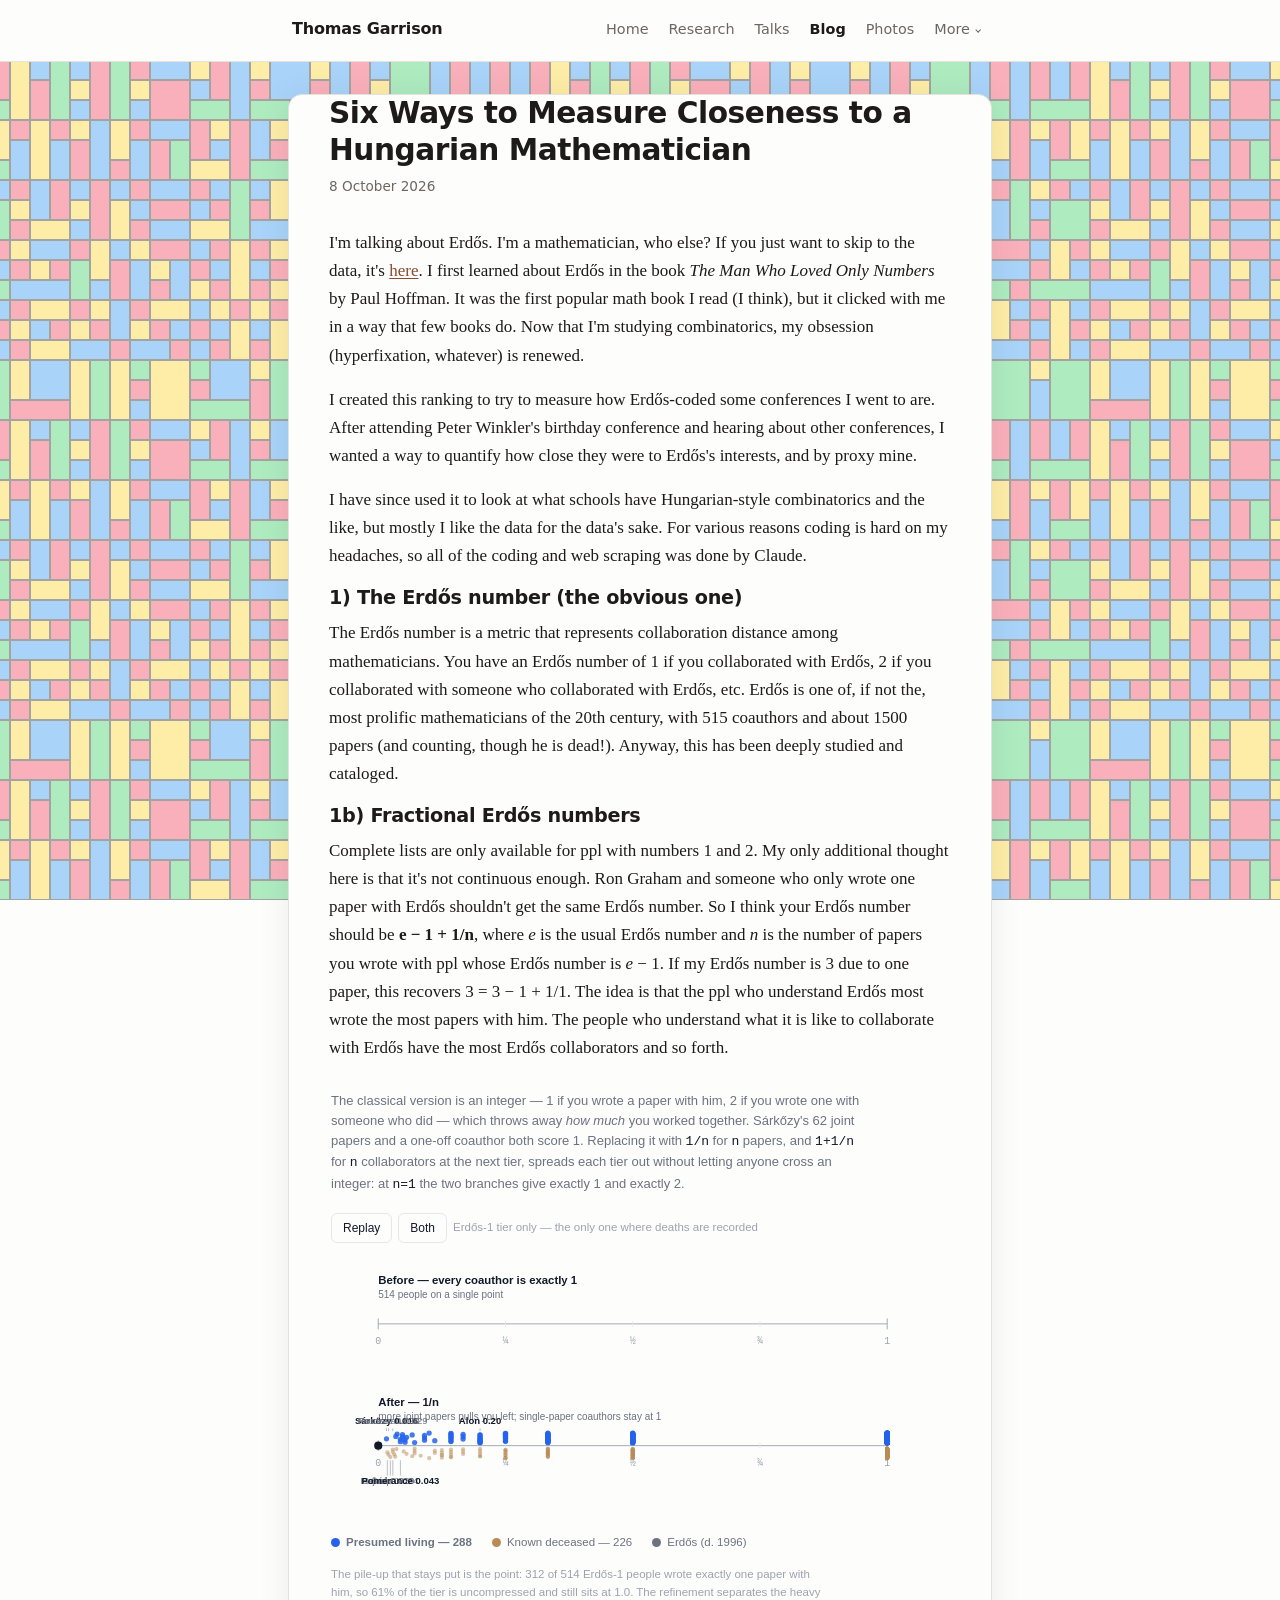
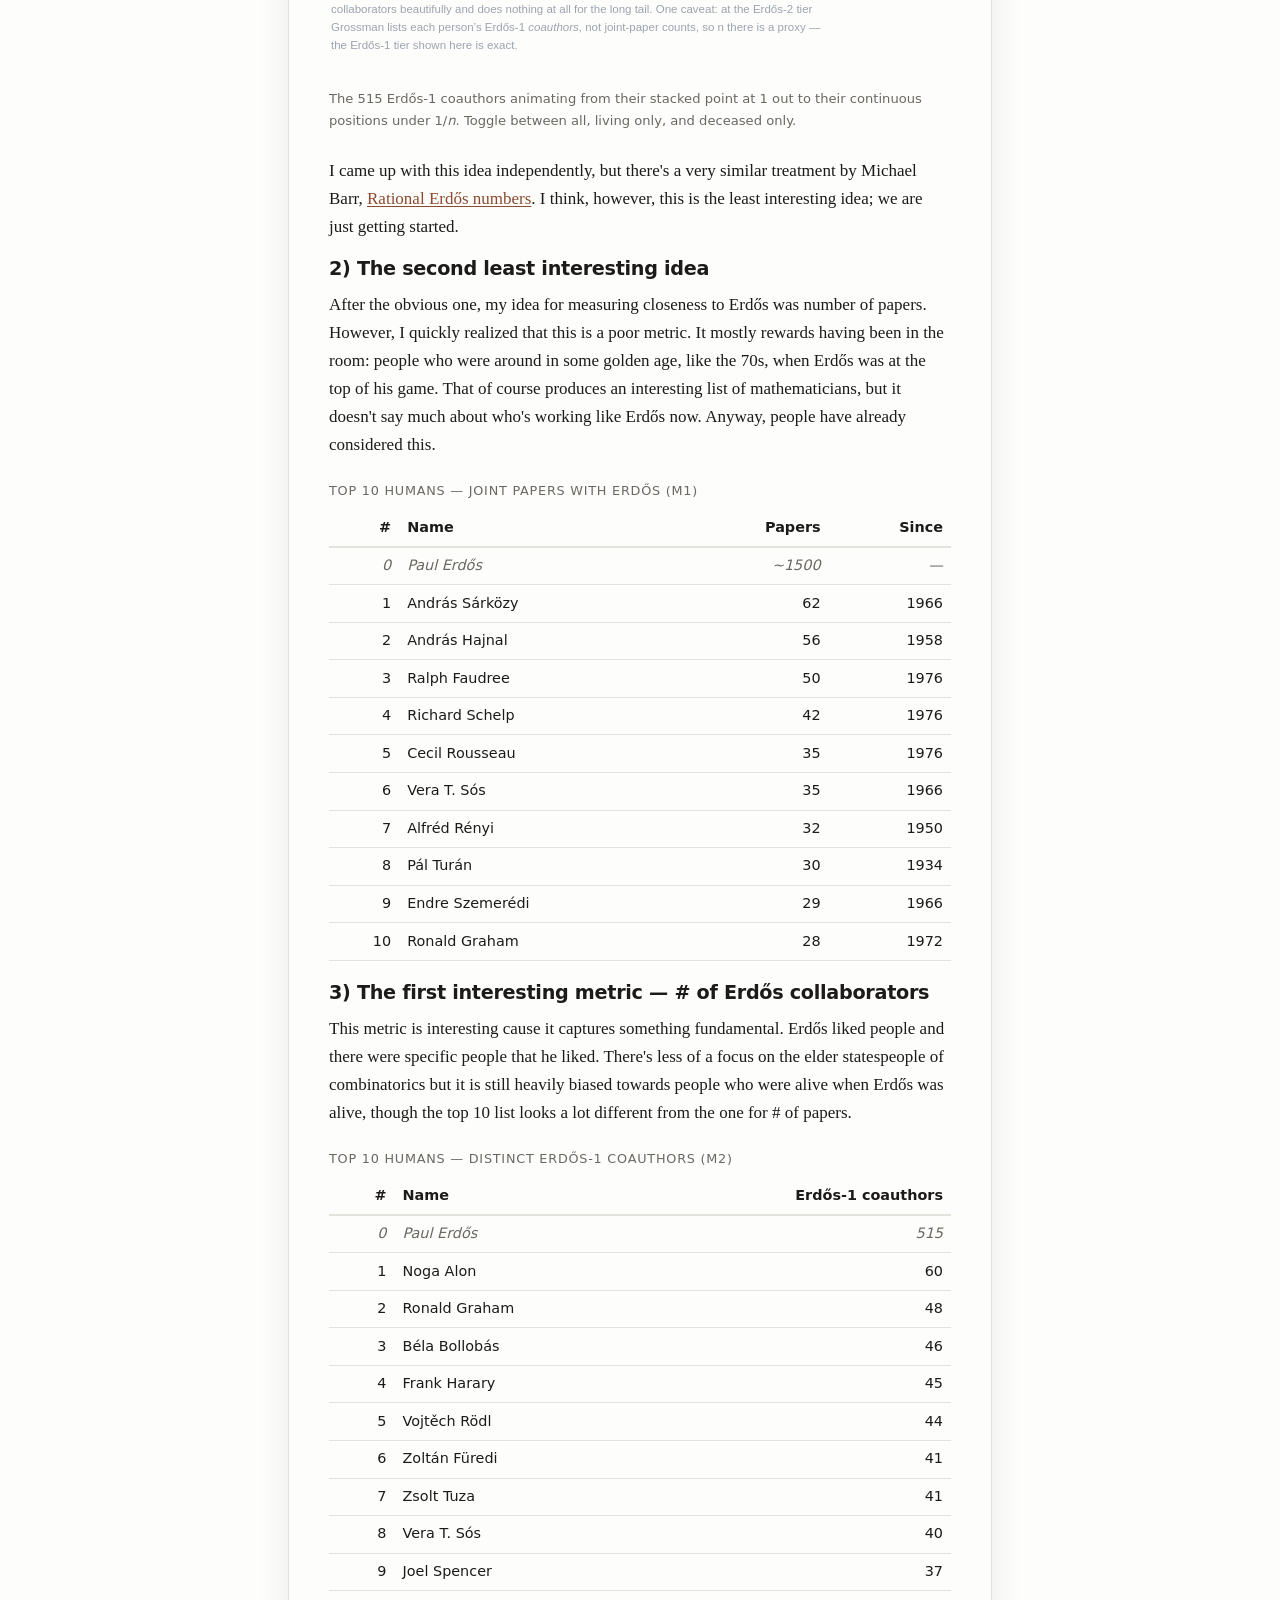
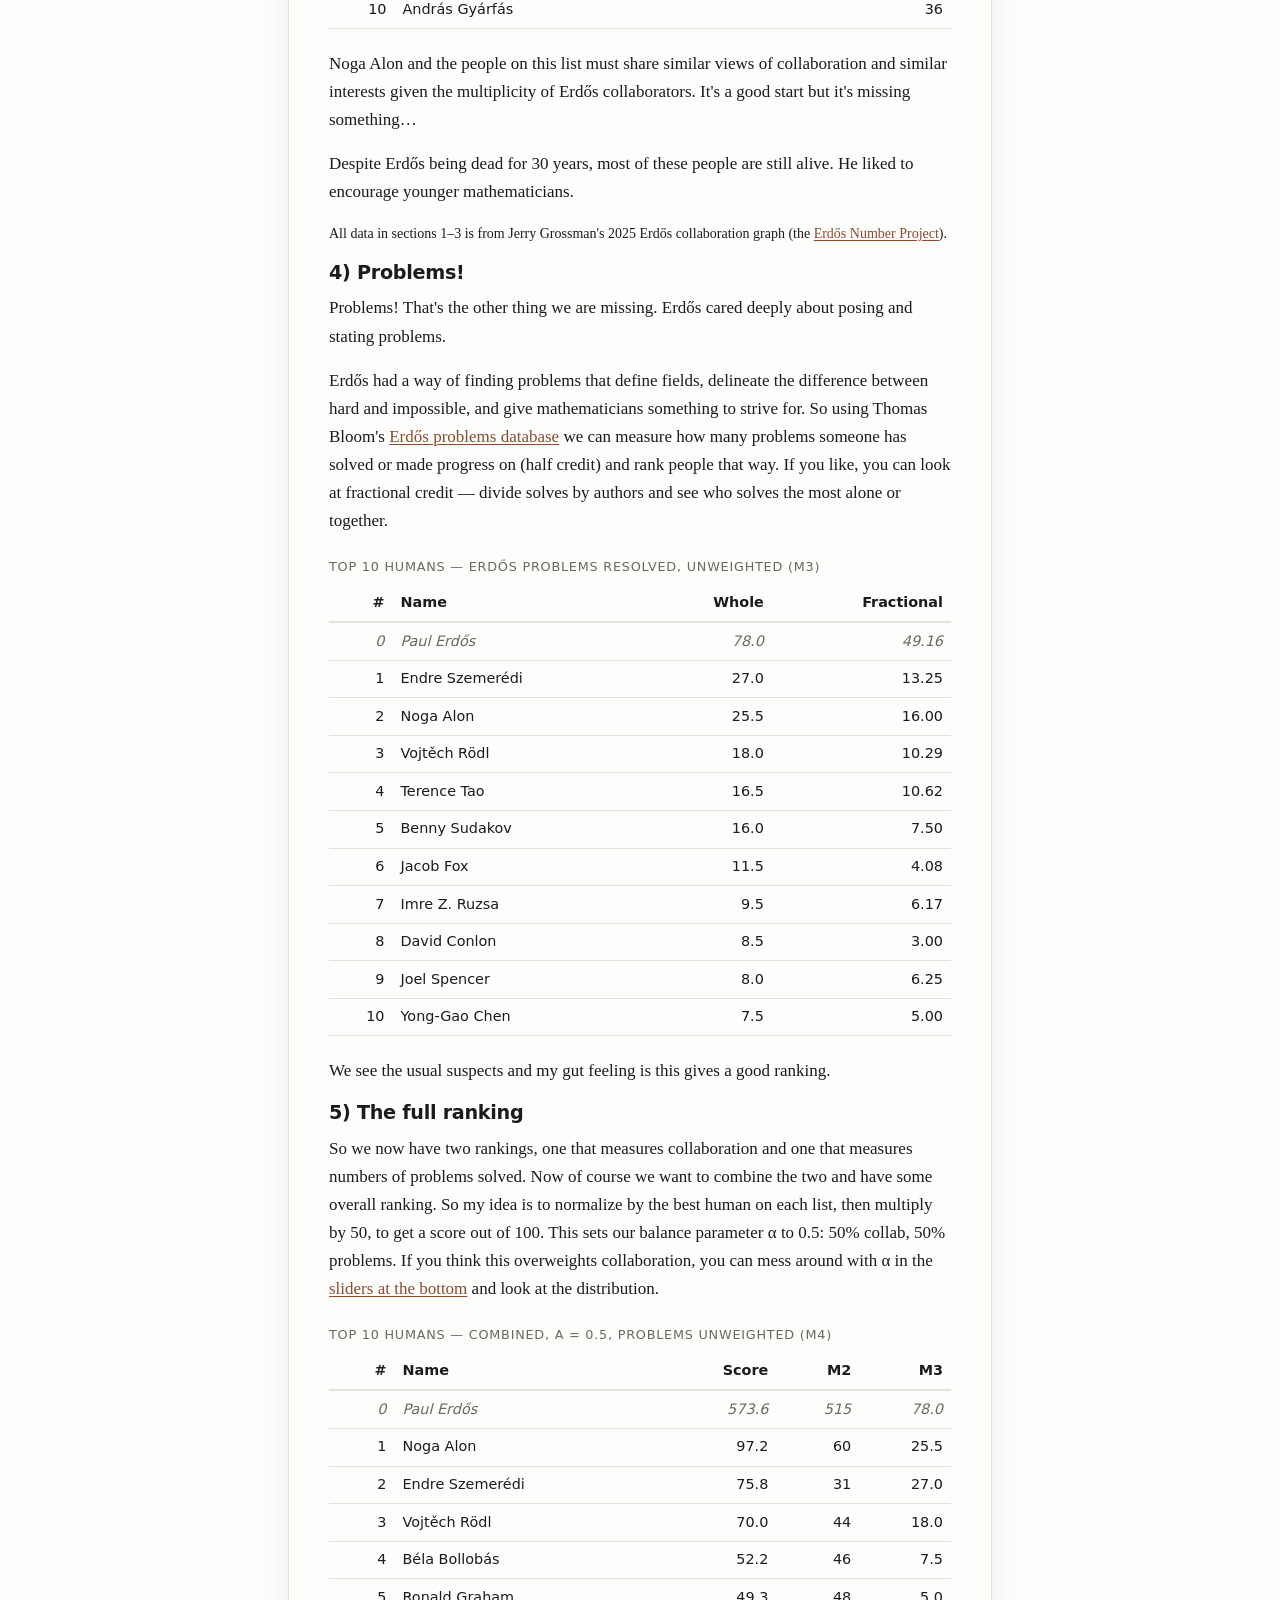
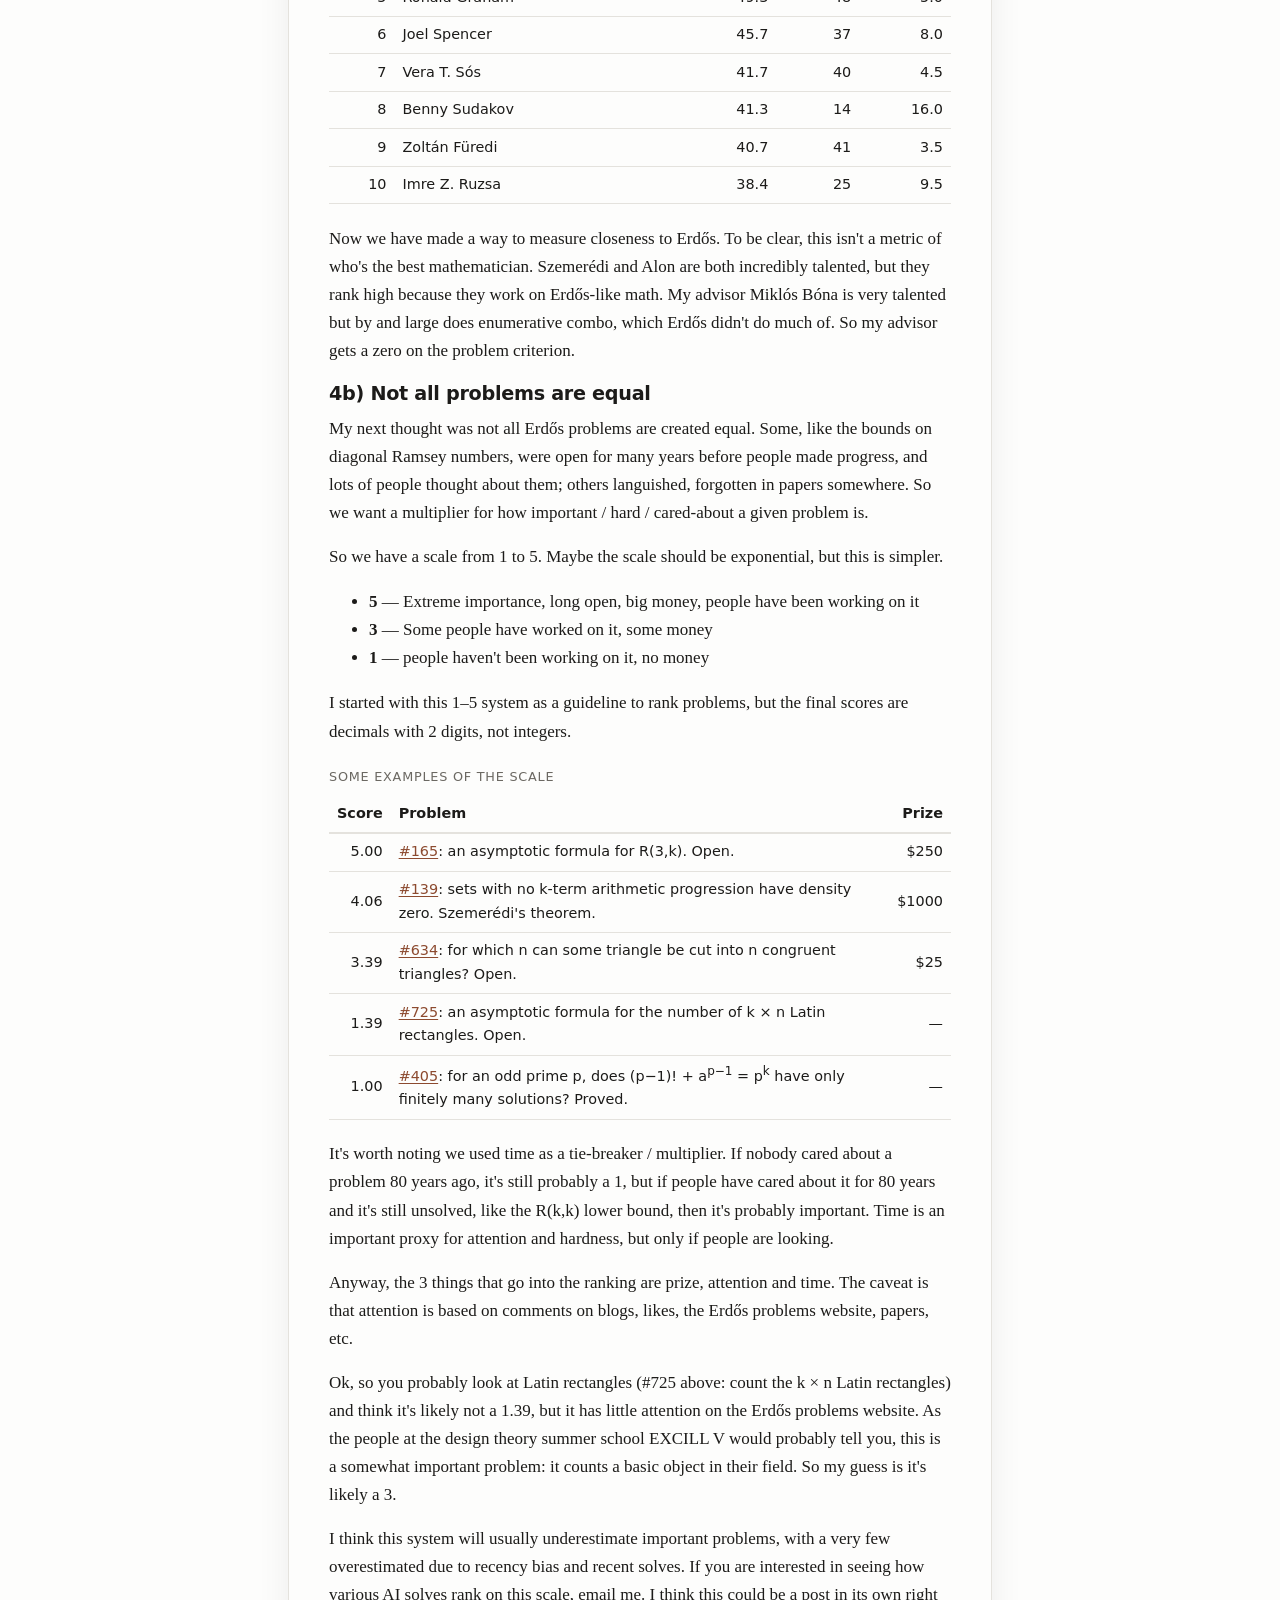
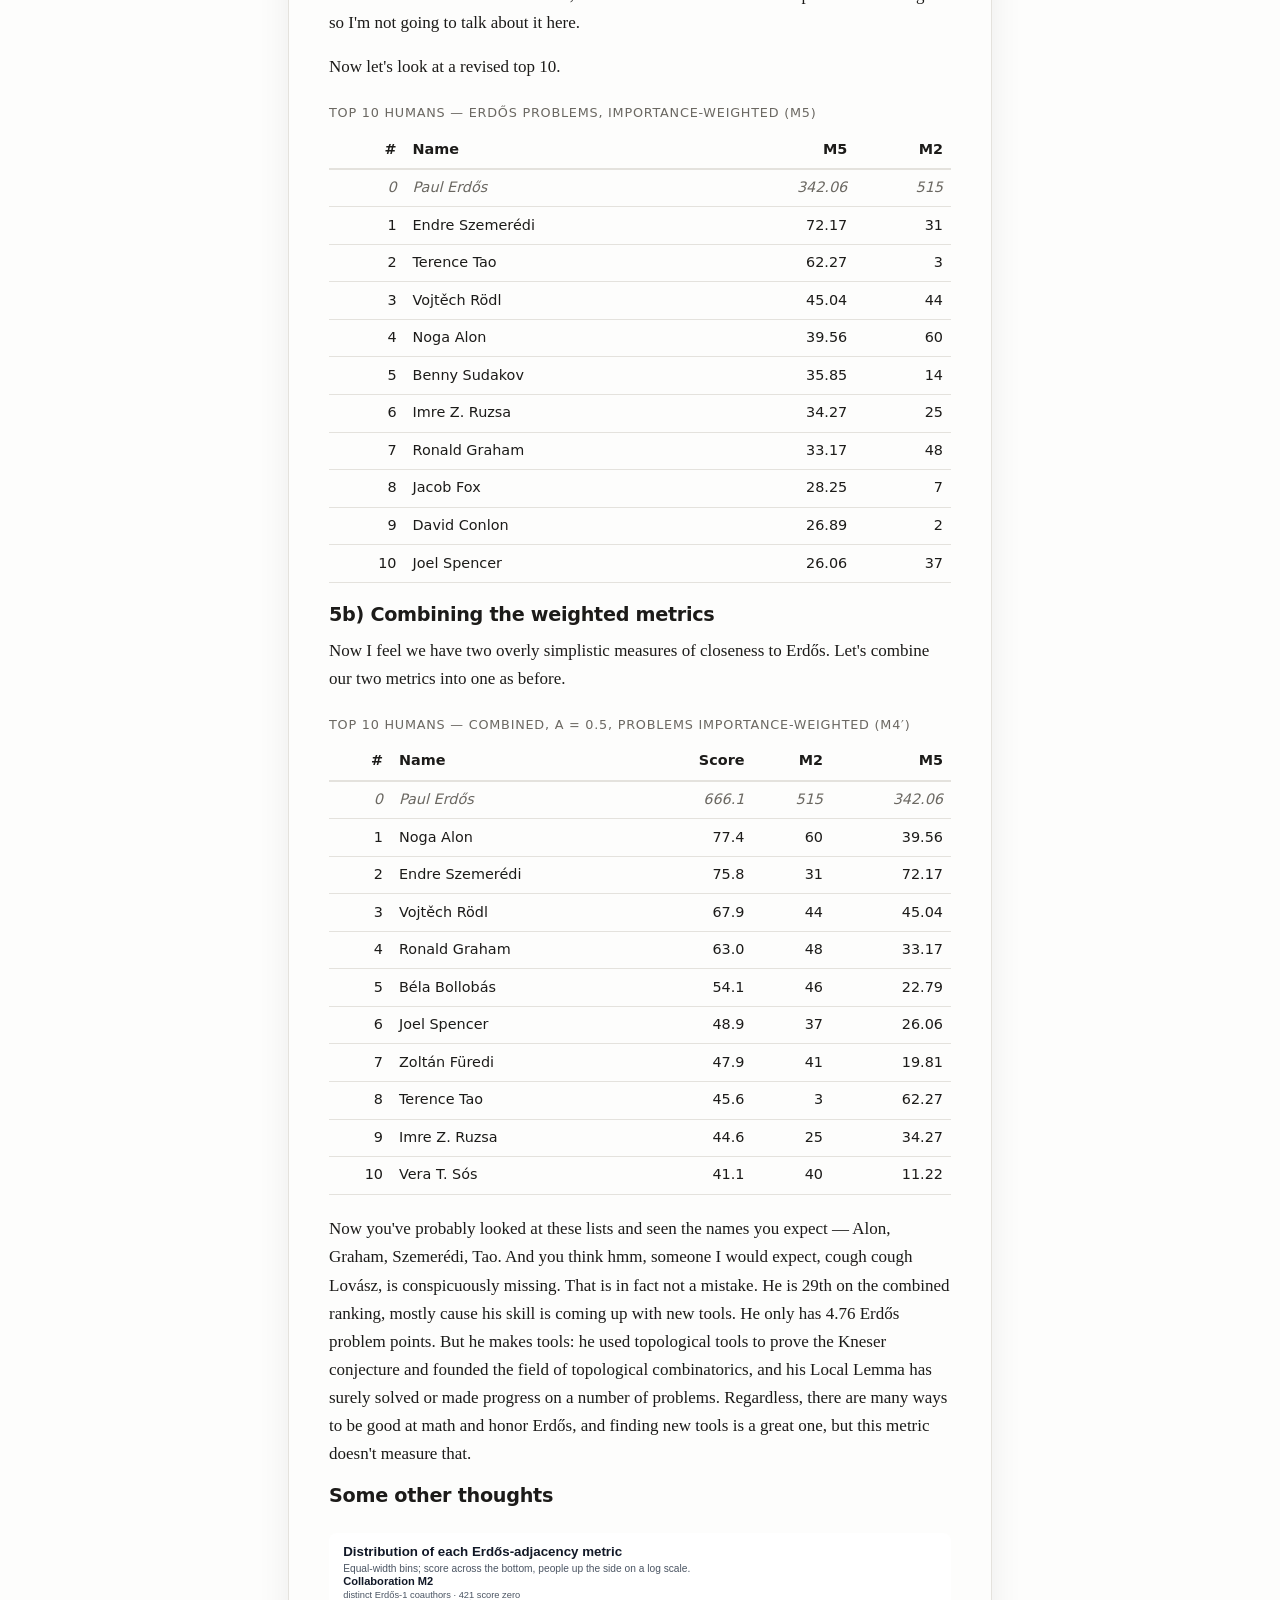
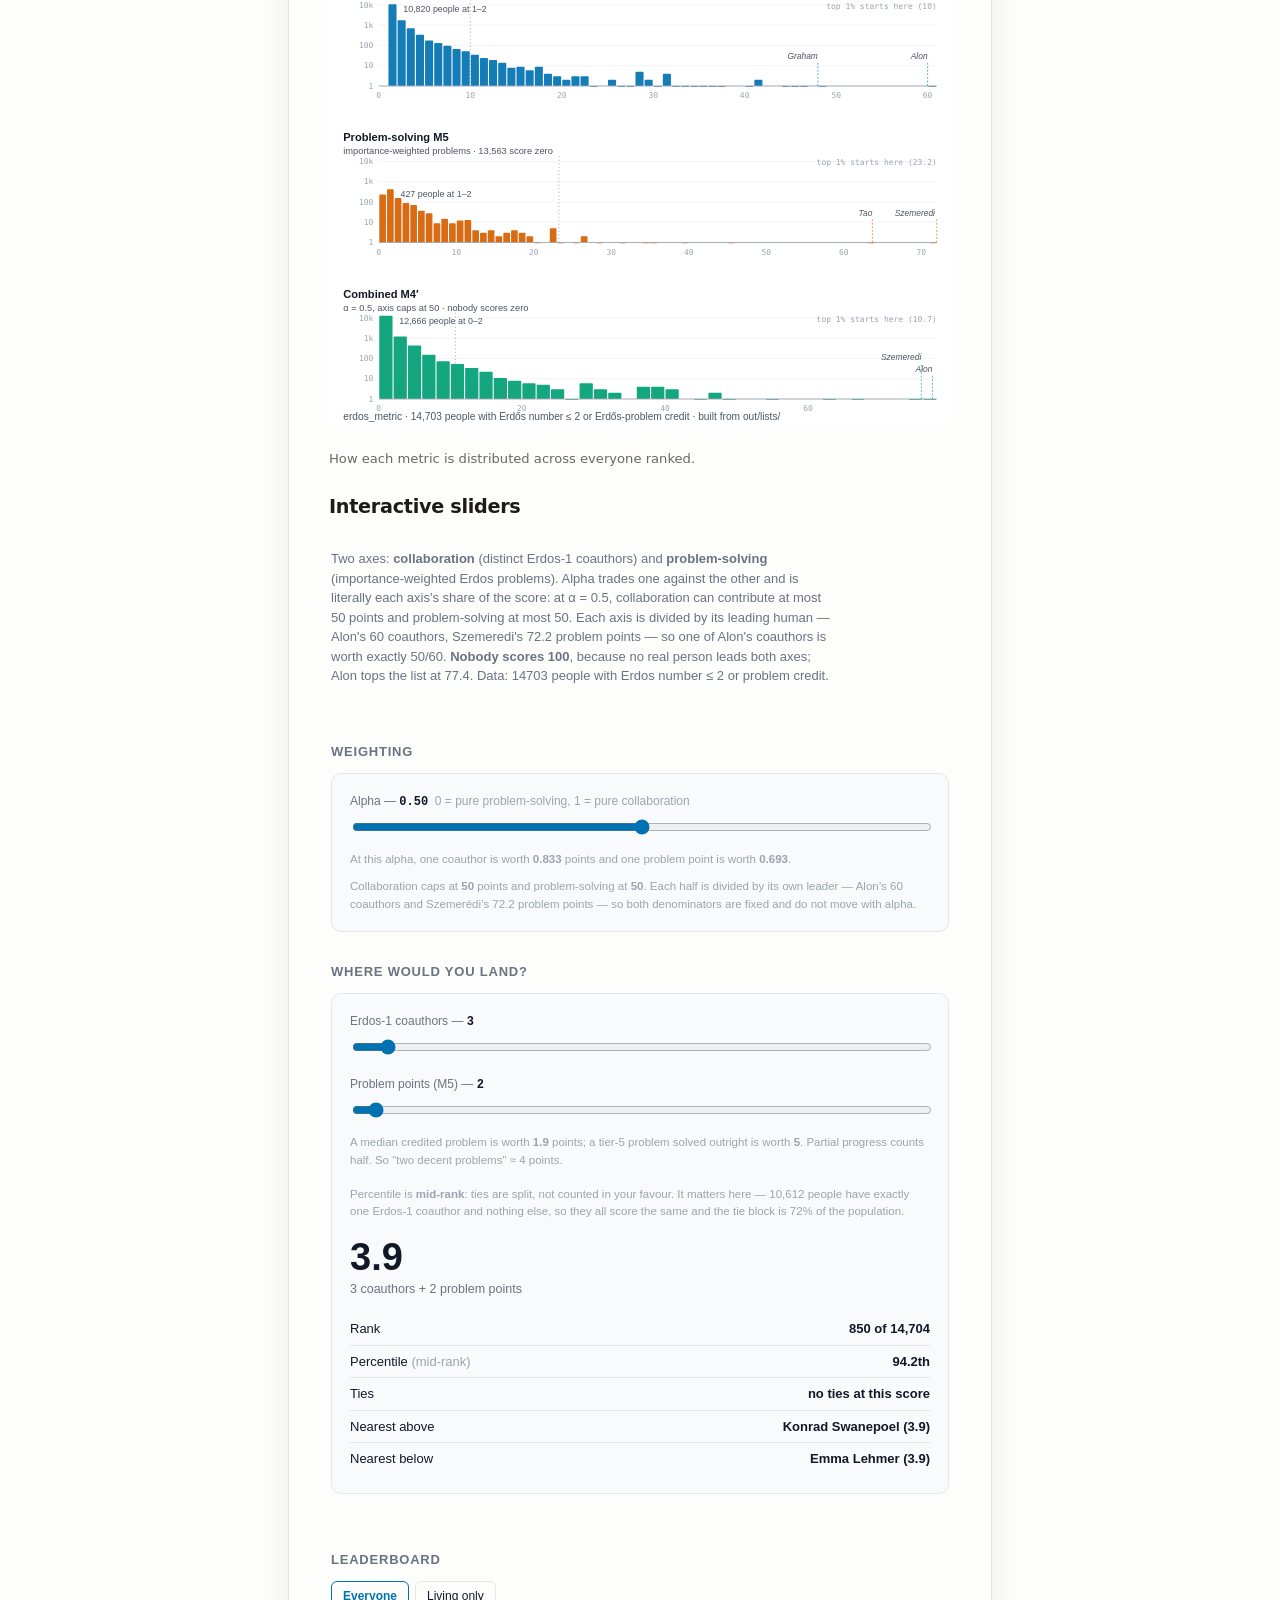
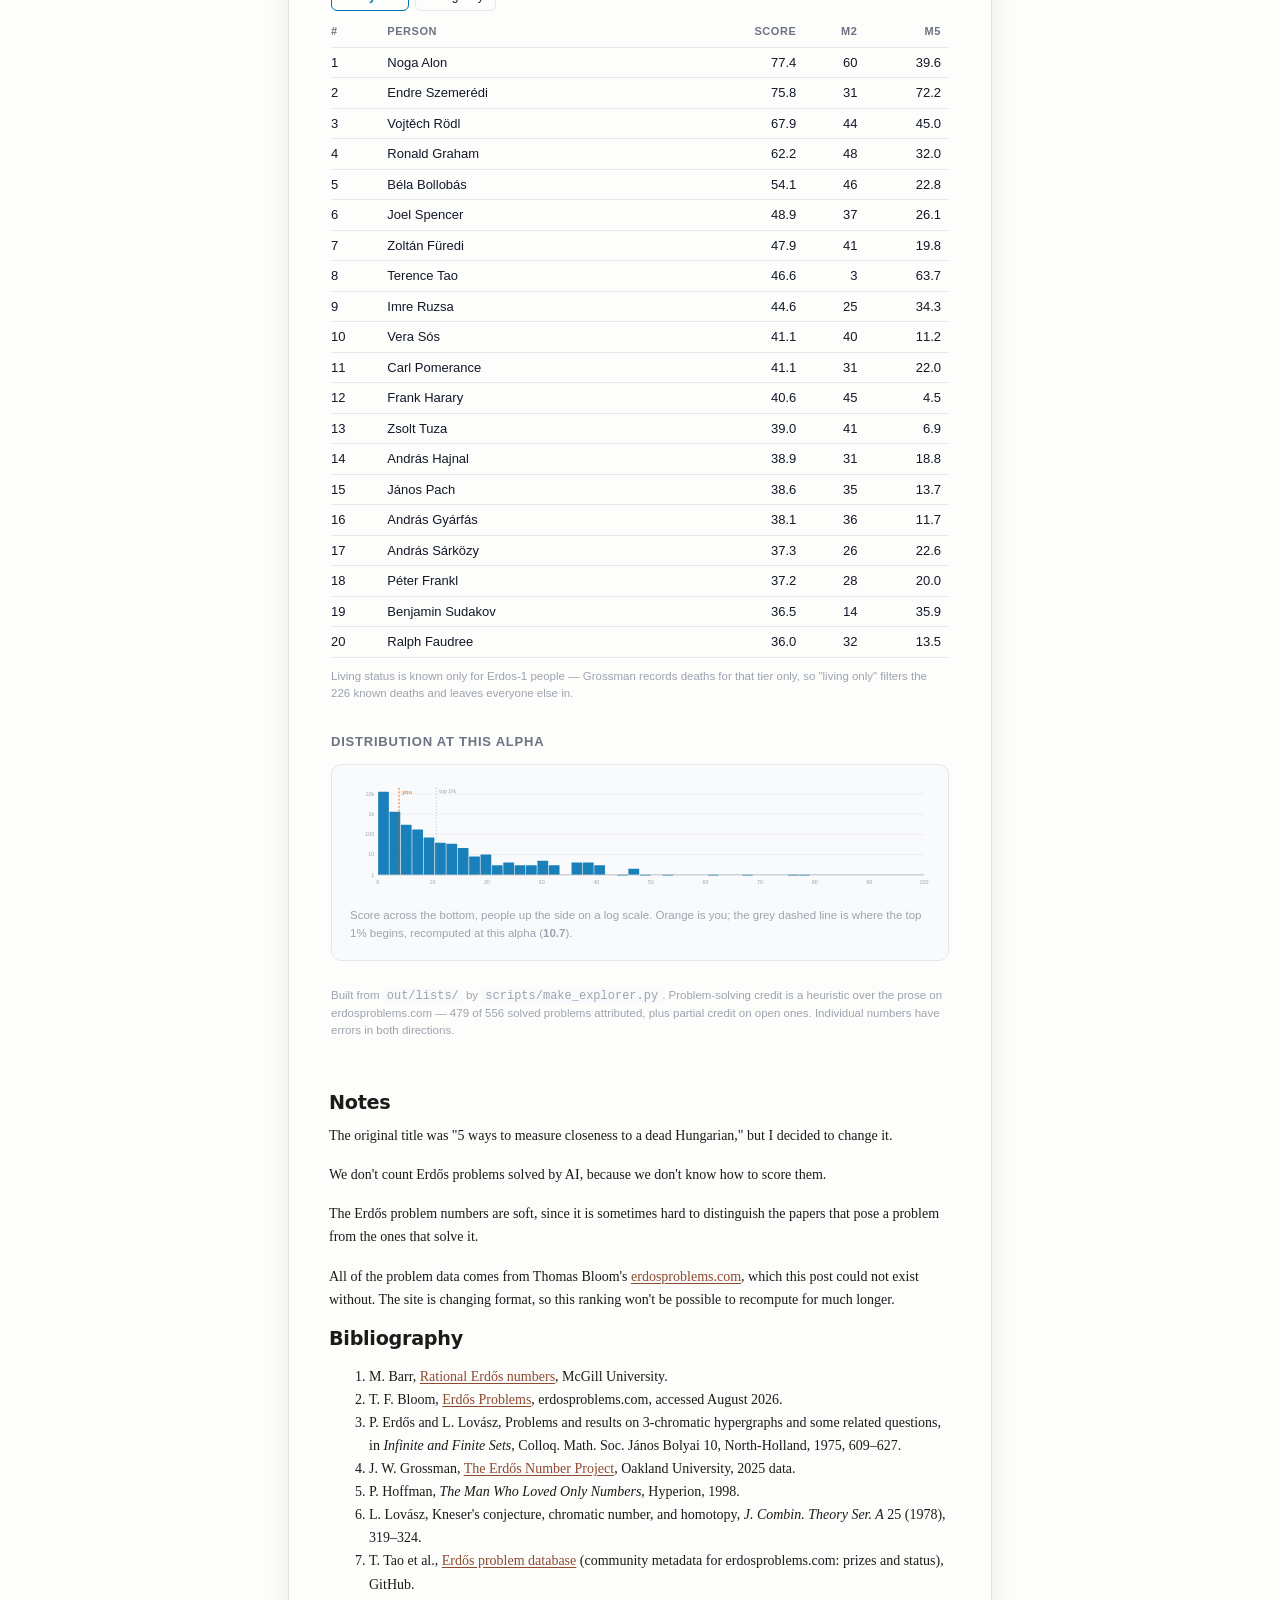
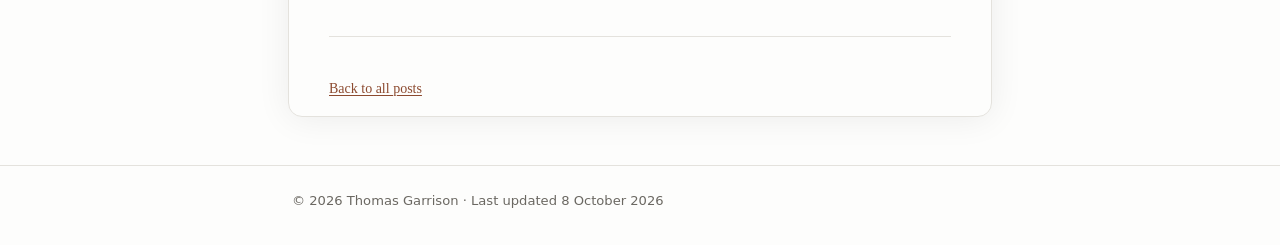
<file: blog/six-ways-erdos.html>
<!DOCTYPE html>
<html lang="en">
<head>
<meta charset="utf-8">
<meta name="viewport" content="width=device-width, initial-scale=1">
<title>Six Ways to Measure Closeness to a Hungarian Mathematician · Thomas Garrison</title>
<meta name="description" content="Six ways to measure how close a mathematician is to Paul Erdős, with an interactive explorer.">
<link rel="stylesheet" href="/css/style.css">
<link rel="icon" href="data:,">
</head>
<body>

<header class="site-header">
  <div class="wrap">
    <a class="brand" href="/">Thomas Garrison</a>
    <nav class="site-nav" aria-label="Main">
      <a href="/">Home</a>
      <a href="/research/">Research</a>
      <a href="/talks/">Talks</a>
      <a href="/blog/" aria-current="page">Blog</a>
      <a href="/photos/">Photos</a>
      <details class="more">
        <summary>More</summary>
        <div class="more-menu">
          <a href="/teaching/">Teaching</a>
        </div>
      </details>
    </nav>
  </div>
</header>

<main class="wrap">

  <article>
    <h1>Six Ways to Measure Closeness to a Hungarian Mathematician</h1>
    <p class="post-meta">8 October 2026</p>

    <p>
      I'm talking about Erdős. I'm a mathematician, who else? If you just want to skip
      to the data, it's <a href="#explorer">here</a>. I first learned about Erdős in the book
      <em>The Man Who Loved Only Numbers</em> by Paul Hoffman. It was the first popular
      math book I read (I think), but it clicked with me in a way that few books do. Now that I'm studying combinatorics, my obsession (hyperfixation, whatever) is renewed.
    </p>

    <p>
      I created this ranking to try to measure how Erdős-coded some conferences I went
      to are. After attending Peter Winkler's birthday conference and hearing about other
      conferences, I wanted a way to quantify how close they were to Erdős's interests,
      and by proxy mine.
    </p>

    <p>
      I have since used it to look at what schools have Hungarian-style combinatorics and the like, but mostly I like the
      data for the data's sake. For various reasons coding is hard on my headaches, so all
      of the coding and web scraping was done
      by Claude.
    </p>

    <h2>1) The Erdős number (the obvious one)</h2>

    <p>
      The Erdős number is a metric that represents collaboration distance among
      mathematicians. You have an Erdős number of 1 if you collaborated with Erdős, 2
      if you collaborated with someone who collaborated with Erdős, etc. Erdős is one of, if not the, most prolific
      mathematicians of the 20th century, with 515 coauthors and about 1500 papers (and
      counting, though he is dead!). Anyway, this has been deeply
      studied and cataloged.
    </p>

    <h2>1b) Fractional Erdős numbers</h2>

    <p>
      Complete lists are only available for ppl with numbers 1 and 2. My only additional
      thought here is that it's not continuous enough. Ron Graham and someone who only wrote one paper with Erdős
      shouldn't get the same Erdős number. So I think your
      Erdős number should be <strong>e − 1 + 1/n</strong>, where <em>e</em> is the usual
      Erdős number and <em>n</em> is the number of papers you wrote with ppl whose Erdős
      number is <em>e</em> − 1. If my Erdős number is 3 due to one paper, this recovers
      3 = 3 − 1 + 1/1. The idea is that the ppl who understand Erdős most wrote the most papers with him. The people who
      understand what it is like to collaborate with Erdős have the most Erdős
      collaborators and so forth.
    </p>

    <figure class="fig">
      <iframe id="erdos-continuous" src="/erdos/continuous_erdos_embed.html?v=7"
              style="height:440px" loading="lazy"
              title="The Erdős number, made continuous"></iframe>
      <figcaption>
        The 515 Erdős-1 coauthors animating from their stacked point at 1 out to their
        continuous positions under 1/<em>n</em>. Toggle between all, living only, and
        deceased only.
      </figcaption>
    </figure>

    <p>
      I came up with this idea independently, but there's a very similar treatment by
      Michael Barr, <a href="https://www.math.mcgill.ca/barr/papers/erdos.pdf">Rational
      Erdős numbers</a>. I think, however, this is the least
      interesting idea; we are just getting started.
    </p>

    <h2>2) The second least interesting idea</h2>

    <p>
      After the obvious one, my idea for measuring closeness to Erdős was number of papers.
      However, I quickly realized that this is a poor metric. It mostly rewards having been
      in the room: people who were around in some golden age, like the 70s, when Erdős was
      at the top of his game. That of course produces an interesting list of mathematicians,
      but it doesn't say much about who's working like Erdős now. Anyway, people have already considered this.
    </p>

    <table class="rank-table">
      <caption>Top 10 humans — joint papers with Erdős (M1)</caption>
      <thead>
        <tr><th class="num">#</th><th>Name</th><th class="num">Papers</th><th class="num">Since</th></tr>
      </thead>
      <tbody>
        <tr class="origin"><td class="num">0</td><td>Paul Erdős</td><td class="num">~1500</td><td class="num">—</td></tr>
        <tr><td class="num">1</td><td>András Sárközy</td><td class="num">62</td><td class="num">1966</td></tr>
        <tr><td class="num">2</td><td>András Hajnal</td><td class="num">56</td><td class="num">1958</td></tr>
        <tr><td class="num">3</td><td>Ralph Faudree</td><td class="num">50</td><td class="num">1976</td></tr>
        <tr><td class="num">4</td><td>Richard Schelp</td><td class="num">42</td><td class="num">1976</td></tr>
        <tr><td class="num">5</td><td>Cecil Rousseau</td><td class="num">35</td><td class="num">1976</td></tr>
        <tr><td class="num">6</td><td>Vera T. Sós</td><td class="num">35</td><td class="num">1966</td></tr>
        <tr><td class="num">7</td><td>Alfréd Rényi</td><td class="num">32</td><td class="num">1950</td></tr>
        <tr><td class="num">8</td><td>Pál Turán</td><td class="num">30</td><td class="num">1934</td></tr>
        <tr><td class="num">9</td><td>Endre Szemerédi</td><td class="num">29</td><td class="num">1966</td></tr>
        <tr><td class="num">10</td><td>Ronald Graham</td><td class="num">28</td><td class="num">1972</td></tr>
      </tbody>
    </table>

    <h2>3) The first interesting metric — # of Erdős collaborators</h2>

    <p>
      This metric is interesting cause it captures something fundamental. Erdős liked
      people and there were specific people that he liked. There's less of a focus on the
      elder statespeople of combinatorics but it is still heavily biased towards people who
      were alive when Erdős was alive, though the top 10 list looks a lot different from
      the one for # of papers.
    </p>

    <table class="rank-table">
      <caption>Top 10 humans — distinct Erdős-1 coauthors (M2)</caption>
      <thead>
        <tr><th class="num">#</th><th>Name</th><th class="num">Erdős-1 coauthors</th></tr>
      </thead>
      <tbody>
        <tr class="origin"><td class="num">0</td><td>Paul Erdős</td><td class="num">515</td></tr>
        <tr><td class="num">1</td><td>Noga Alon</td><td class="num">60</td></tr>
        <tr><td class="num">2</td><td>Ronald Graham</td><td class="num">48</td></tr>
        <tr><td class="num">3</td><td>Béla Bollobás</td><td class="num">46</td></tr>
        <tr><td class="num">4</td><td>Frank Harary</td><td class="num">45</td></tr>
        <tr><td class="num">5</td><td>Vojtěch Rödl</td><td class="num">44</td></tr>
        <tr><td class="num">6</td><td>Zoltán Füredi</td><td class="num">41</td></tr>
        <tr><td class="num">7</td><td>Zsolt Tuza</td><td class="num">41</td></tr>
        <tr><td class="num">8</td><td>Vera T. Sós</td><td class="num">40</td></tr>
        <tr><td class="num">9</td><td>Joel Spencer</td><td class="num">37</td></tr>
        <tr><td class="num">10</td><td>András Gyárfás</td><td class="num">36</td></tr>
      </tbody>
    </table>

    <p>
      Noga Alon and the people on this list must share similar views of collaboration and
      similar interests given the multiplicity of Erdős collaborators. It's a good start
      but it's missing something…
    </p>

    <p>
      Despite Erdős being dead for 30 years, most of these people are still alive. He liked to
      encourage younger mathematicians.
    </p>

    <p class="small">
      All data in sections 1–3 is from Jerry Grossman's 2025 Erdős collaboration graph
      (the <a href="https://sites.google.com/oakland.edu/grossman/home/the-erdoes-number-project">Erdős Number Project</a>).
    </p>

    <h2>4) Problems!</h2>

    <p>
      Problems! That's the other thing we are missing. Erdős cared deeply about posing
      and stating problems.
    </p>

    <p>
      Erdős had a way of finding problems that define fields, delineate
      the difference between hard and impossible, and give mathematicians something to
      strive for. So using Thomas Bloom's
      <a href="https://www.erdosproblems.com">Erdős problems database</a> we can measure how many problems
      someone has solved or made progress on (half credit) and rank people that way. If
      you like, you can look at fractional credit — divide solves by authors and see who
      solves the most alone or together.
    </p>

    <table class="rank-table">
      <caption>Top 10 humans — Erdős problems resolved, unweighted (M3)</caption>
      <thead>
        <tr><th class="num">#</th><th>Name</th><th class="num">Whole</th><th class="num">Fractional</th></tr>
      </thead>
      <tbody>
        <tr class="origin"><td class="num">0</td><td>Paul Erdős</td><td class="num">78.0</td><td class="num">49.16</td></tr>
        <tr><td class="num">1</td><td>Endre Szemerédi</td><td class="num">27.0</td><td class="num">13.25</td></tr>
        <tr><td class="num">2</td><td>Noga Alon</td><td class="num">25.5</td><td class="num">16.00</td></tr>
        <tr><td class="num">3</td><td>Vojtěch Rödl</td><td class="num">18.0</td><td class="num">10.29</td></tr>
        <tr><td class="num">4</td><td>Terence Tao</td><td class="num">16.5</td><td class="num">10.62</td></tr>
        <tr><td class="num">5</td><td>Benny Sudakov</td><td class="num">16.0</td><td class="num">7.50</td></tr>
        <tr><td class="num">6</td><td>Jacob Fox</td><td class="num">11.5</td><td class="num">4.08</td></tr>
        <tr><td class="num">7</td><td>Imre Z. Ruzsa</td><td class="num">9.5</td><td class="num">6.17</td></tr>
        <tr><td class="num">8</td><td>David Conlon</td><td class="num">8.5</td><td class="num">3.00</td></tr>
        <tr><td class="num">9</td><td>Joel Spencer</td><td class="num">8.0</td><td class="num">6.25</td></tr>
        <tr><td class="num">10</td><td>Yong-Gao Chen</td><td class="num">7.5</td><td class="num">5.00</td></tr>
      </tbody>
    </table>

    <p>
      We see the usual suspects and my gut feeling is this gives a good ranking.
    </p>

    <h2>5) The full ranking</h2>

    <p>
      So we now have two rankings, one that measures collaboration and one that measures
      numbers of problems solved. Now of course we want to combine the two and have some
      overall ranking. So my idea is to normalize by the best human on each list, then multiply by 50, to
      get a score out of 100. This sets our balance parameter α to 0.5: 50% collab, 50%
      problems. If you think this overweights collaboration, you can mess around with α
      in the <a href="#explorer">sliders at the bottom</a> and look at the distribution.
    </p>

    <table class="rank-table">
      <caption>Top 10 humans — combined, α = 0.5, problems unweighted (M4)</caption>
      <thead>
        <tr><th class="num">#</th><th>Name</th><th class="num">Score</th><th class="num">M2</th><th class="num">M3</th></tr>
      </thead>
      <tbody>
        <tr class="origin"><td class="num">0</td><td>Paul Erdős</td><td class="num">573.6</td><td class="num">515</td><td class="num">78.0</td></tr>
        <tr><td class="num">1</td><td>Noga Alon</td><td class="num">97.2</td><td class="num">60</td><td class="num">25.5</td></tr>
        <tr><td class="num">2</td><td>Endre Szemerédi</td><td class="num">75.8</td><td class="num">31</td><td class="num">27.0</td></tr>
        <tr><td class="num">3</td><td>Vojtěch Rödl</td><td class="num">70.0</td><td class="num">44</td><td class="num">18.0</td></tr>
        <tr><td class="num">4</td><td>Béla Bollobás</td><td class="num">52.2</td><td class="num">46</td><td class="num">7.5</td></tr>
        <tr><td class="num">5</td><td>Ronald Graham</td><td class="num">49.3</td><td class="num">48</td><td class="num">5.0</td></tr>
        <tr><td class="num">6</td><td>Joel Spencer</td><td class="num">45.7</td><td class="num">37</td><td class="num">8.0</td></tr>
        <tr><td class="num">7</td><td>Vera T. Sós</td><td class="num">41.7</td><td class="num">40</td><td class="num">4.5</td></tr>
        <tr><td class="num">8</td><td>Benny Sudakov</td><td class="num">41.3</td><td class="num">14</td><td class="num">16.0</td></tr>
        <tr><td class="num">9</td><td>Zoltán Füredi</td><td class="num">40.7</td><td class="num">41</td><td class="num">3.5</td></tr>
        <tr><td class="num">10</td><td>Imre Z. Ruzsa</td><td class="num">38.4</td><td class="num">25</td><td class="num">9.5</td></tr>
      </tbody>
    </table>

    <p>
      Now we have made a way to measure closeness to Erdős. To be clear, this isn't a
      metric of who's the best mathematician. Szemerédi and Alon are both incredibly
      talented, but they rank high because they work on Erdős-like math. My advisor Miklós Bóna is very talented
      but by and large does enumerative combo, which Erdős didn't do much of. So my
      advisor gets a zero on the problem criterion.
    </p>

    <h2>4b) Not all problems are equal</h2>

    <p>
      My next thought was not all Erdős problems are created equal. Some, like the bounds on diagonal Ramsey numbers, were
      open for many years before people made progress, and lots of people thought about
      them; others languished, forgotten in papers somewhere. So we want a multiplier for
      how important / hard / cared-about a given problem is.
    </p>

    <p>
      So we have a scale from 1 to 5. Maybe the scale should be exponential, but this is
      simpler.
    </p>

    <ul>
      <li><strong>5</strong> — Extreme importance, long open, big money, people have been working on it</li>
      <li><strong>3</strong> — Some people have worked on it, some money</li>
      <li><strong>1</strong> — people haven't been working on it, no money</li>
    </ul>

    <p>
      I started with this 1–5 system as a guideline to rank problems, but the final scores
      are decimals with 2 digits, not integers.
    </p>

    <table class="rank-table">
      <caption>Some examples of the scale</caption>
      <thead>
        <tr><th class="num">Score</th><th>Problem</th><th class="num">Prize</th></tr>
      </thead>
      <tbody>
        <tr><td class="num">5.00</td><td><a href="https://www.erdosproblems.com/165">#165</a>: an asymptotic formula for R(3,k). Open.</td><td class="num">$250</td></tr>
        <tr><td class="num">4.06</td><td><a href="https://www.erdosproblems.com/139">#139</a>: sets with no k-term arithmetic progression have density zero. Szemerédi's theorem.</td><td class="num">$1000</td></tr>
        <tr><td class="num">3.39</td><td><a href="https://www.erdosproblems.com/634">#634</a>: for which n can some triangle be cut into n congruent triangles? Open.</td><td class="num">$25</td></tr>
        <tr><td class="num">1.39</td><td><a href="https://www.erdosproblems.com/725">#725</a>: an asymptotic formula for the number of k &times; n Latin rectangles. Open.</td><td class="num">—</td></tr>
        <tr><td class="num">1.00</td><td><a href="https://www.erdosproblems.com/405">#405</a>: for an odd prime p, does (p&minus;1)! + a<sup>p&minus;1</sup> = p<sup>k</sup> have only finitely many solutions? Proved.</td><td class="num">—</td></tr>
      </tbody>
    </table>

    <p>
      It's worth noting we used time as a tie-breaker / multiplier. If nobody cared about a
      problem 80 years ago, it's still probably a 1, but if people have cared about it for
      80 years and it's still unsolved, like the R(k,k) lower bound, then it's probably
      important. Time is an
      important proxy for attention and hardness, but only if people are looking.
    </p>

    <p>
      Anyway, the 3 things that go into the ranking are prize, attention and time. The
      caveat is that attention is based on comments on blogs, likes, the Erdős problems
      website, papers, etc.
    </p>

    <p>
      Ok, so you probably look at Latin rectangles (#725 above: count the k &times; n Latin
      rectangles) and think it's likely not a 1.39, but it has little attention on the
      Erdős problems website. As the people at the design theory summer school
      EXCILL V would probably tell you, this is a somewhat important problem: it counts a
      basic object in their field. So my guess is it's likely a 3.
    </p>

    <!-- "check the number" -- verified. Latin rectangles is problem #725, importance
         1.393, so 1.39 is right. Inputs: prize $0, attention 21%, 80 years open,
         dormancy multiplier 1.168, status open. (#724, Latin squares, scores 1.0 flat:
         no prize, 0% attention, 66 years.) Source: out/problem_importance.csv -->

    <p>
      I think this system will usually underestimate important problems, with a very few
      overestimated due to recency bias and recent solves. If you are interested in seeing
      how various AI solves rank on this scale, email me. I think this
      could be a post in its own right so I'm not going to talk about it here.
    </p>

    <p>Now let's look at a revised top 10.</p>

    <table class="rank-table">
      <caption>Top 10 humans — Erdős problems, importance-weighted (M5)</caption>
      <thead>
        <tr><th class="num">#</th><th>Name</th><th class="num">M5</th><th class="num">M2</th></tr>
      </thead>
      <tbody>
        <tr class="origin"><td class="num">0</td><td>Paul Erdős</td><td class="num">342.06</td><td class="num">515</td></tr>
        <tr><td class="num">1</td><td>Endre Szemerédi</td><td class="num">72.17</td><td class="num">31</td></tr>
        <tr><td class="num">2</td><td>Terence Tao</td><td class="num">62.27</td><td class="num">3</td></tr>
        <tr><td class="num">3</td><td>Vojtěch Rödl</td><td class="num">45.04</td><td class="num">44</td></tr>
        <tr><td class="num">4</td><td>Noga Alon</td><td class="num">39.56</td><td class="num">60</td></tr>
        <tr><td class="num">5</td><td>Benny Sudakov</td><td class="num">35.85</td><td class="num">14</td></tr>
        <tr><td class="num">6</td><td>Imre Z. Ruzsa</td><td class="num">34.27</td><td class="num">25</td></tr>
        <tr><td class="num">7</td><td>Ronald Graham</td><td class="num">33.17</td><td class="num">48</td></tr>
        <tr><td class="num">8</td><td>Jacob Fox</td><td class="num">28.25</td><td class="num">7</td></tr>
        <tr><td class="num">9</td><td>David Conlon</td><td class="num">26.89</td><td class="num">2</td></tr>
        <tr><td class="num">10</td><td>Joel Spencer</td><td class="num">26.06</td><td class="num">37</td></tr>
      </tbody>
    </table>

    <h2>5b) Combining the weighted metrics</h2>

    <p>
      Now I feel we have two overly simplistic measures of closeness to Erdős. Let's
      combine our two metrics into one as before.
    </p>

    <table class="rank-table">
      <caption>Top 10 humans — combined, α = 0.5, problems importance-weighted (M4′)</caption>
      <thead>
        <tr><th class="num">#</th><th>Name</th><th class="num">Score</th><th class="num">M2</th><th class="num">M5</th></tr>
      </thead>
      <tbody>
        <tr class="origin"><td class="num">0</td><td>Paul Erdős</td><td class="num">666.1</td><td class="num">515</td><td class="num">342.06</td></tr>
        <tr><td class="num">1</td><td>Noga Alon</td><td class="num">77.4</td><td class="num">60</td><td class="num">39.56</td></tr>
        <tr><td class="num">2</td><td>Endre Szemerédi</td><td class="num">75.8</td><td class="num">31</td><td class="num">72.17</td></tr>
        <tr><td class="num">3</td><td>Vojtěch Rödl</td><td class="num">67.9</td><td class="num">44</td><td class="num">45.04</td></tr>
        <tr><td class="num">4</td><td>Ronald Graham</td><td class="num">63.0</td><td class="num">48</td><td class="num">33.17</td></tr>
        <tr><td class="num">5</td><td>Béla Bollobás</td><td class="num">54.1</td><td class="num">46</td><td class="num">22.79</td></tr>
        <tr><td class="num">6</td><td>Joel Spencer</td><td class="num">48.9</td><td class="num">37</td><td class="num">26.06</td></tr>
        <tr><td class="num">7</td><td>Zoltán Füredi</td><td class="num">47.9</td><td class="num">41</td><td class="num">19.81</td></tr>
        <tr><td class="num">8</td><td>Terence Tao</td><td class="num">45.6</td><td class="num">3</td><td class="num">62.27</td></tr>
        <tr><td class="num">9</td><td>Imre Z. Ruzsa</td><td class="num">44.6</td><td class="num">25</td><td class="num">34.27</td></tr>
        <tr><td class="num">10</td><td>Vera T. Sós</td><td class="num">41.1</td><td class="num">40</td><td class="num">11.22</td></tr>
      </tbody>
    </table>

    <p>
      Now you've probably looked at these lists and seen the names you expect — Alon,
      Graham, Szemerédi, Tao. And you think hmm, someone I would
      expect, cough cough Lovász, is conspicuously missing. That is in fact not a mistake. He is 29th on the
      combined ranking, mostly cause his skill is coming up with new tools. He only has
      4.76 Erdős problem points. But he makes tools: he used topological tools to prove the
      Kneser conjecture and founded the field of topological combinatorics, and his Local
      Lemma has surely solved or made progress on a number of problems. Regardless, there are many ways to be good at math and honor Erdős, and finding new
      tools is a great one, but this metric doesn't measure that.
    </p>

    <h2>Some other thoughts</h2>

    <figure class="fig">
      <img src="/assets/metric_distributions.svg" alt="Distributions of the metrics across all ranked people." loading="lazy">
      <figcaption>How each metric is distributed across everyone ranked.</figcaption>
    </figure>

    <h2 id="explorer">Interactive sliders</h2>

    <figure class="fig">
      <iframe id="erdos-explorer" src="/erdos/explorer_embed.html?v=7"
              style="height:2200px" loading="lazy"
              title="Erdős-adjacency explorer"></iframe>
    </figure>

    <!-- Provenance, kept out of the rendered page.
         DATA VERSION: out/lists/*.csv as of 2026-08-25 17:21; every table checked
         against them on 2026-10-08.
         Erdos has no M5 -- build_m5.py drops him from every author list. Recounted on
         2026-10-08 from out/m5_per_problem.json over every credited reference with an
         Erdos author, excluding erdos|e (may be a different Erdos): 342.06.
         The AI-resolution rule only removes his full credit where a machine settled
         the problem itself; on #26 the AI result was on Tenenbaum's weaker variant,
         so Davenport-Erdos 1951 keeps the resolver slot.
         Combined: 100*0.5*(515/60) = 429.2 collaboration, plus
         100*0.5*(342.06/72.17) = 237.0 problems  ->  666.1. -->

    <h2>Notes</h2>

    <p class="small">
      The original title was "5 ways to measure closeness to a dead Hungarian," but I
      decided to change it.
    </p>

    <p class="small">
      We don't count Erdős problems solved by AI, because we don't know how to score them.
    </p>
    <p class="small">
      The Erdős problem numbers are soft, since it is sometimes hard to distinguish the
      papers that pose a problem from the ones that solve it.
    </p>
    <p class="small">
      All of the problem data comes from Thomas Bloom's
      <a href="https://www.erdosproblems.com">erdosproblems.com</a>, which this post
      could not exist without. The site is changing format, so this ranking won't be
      possible to recompute for much longer.
    </p>

    <h2>Bibliography</h2>

    <ol class="small">
      <li>M. Barr, <a href="https://www.math.mcgill.ca/barr/papers/erdos.pdf">Rational
        Erdős numbers</a>, McGill University.</li>
      <li>T. F. Bloom, <a href="https://www.erdosproblems.com">Erdős Problems</a>,
        erdosproblems.com, accessed August 2026.</li>
      <li>P. Erdős and L. Lovász, Problems and results on 3-chromatic hypergraphs and some
        related questions, in <em>Infinite and Finite Sets</em>, Colloq. Math. Soc. János
        Bolyai 10, North-Holland, 1975, 609–627.</li>
      <li>J. W. Grossman, <a href="https://sites.google.com/oakland.edu/grossman/home/the-erdoes-number-project">The
        Erdős Number Project</a>, Oakland University, 2025 data.</li>
      <li>P. Hoffman, <em>The Man Who Loved Only Numbers</em>, Hyperion, 1998.</li>
      <li>L. Lovász, Kneser's conjecture, chromatic number, and homotopy,
        <em>J. Combin. Theory Ser. A</em> 25 (1978), 319–324.</li>
      <li>T. Tao et al., <a href="https://github.com/teorth/erdosproblems">Erdős problem
        database</a> (community metadata for erdosproblems.com: prizes and status),
        GitHub.</li>
    </ol>

    <hr>

    <p class="small"><a href="/blog/">Back to all posts</a></p>
  </article>

</main>

<script>
window.addEventListener('message', function (e) {
  if (!e.data) return;
  if (e.data.type === 'erdos-explorer-height') {
    document.getElementById('erdos-explorer').style.height = e.data.height + 'px';
  }
  if (e.data.type === 'erdos-continuous-height') {
    document.getElementById('erdos-continuous').style.height = e.data.height + 'px';
  }
});
</script>

<footer class="site-footer">
  <div class="wrap">
    <p>© 2026 Thomas Garrison · Last updated 8 October 2026</p>
  </div>
</footer>

</body>
</html>
</file>
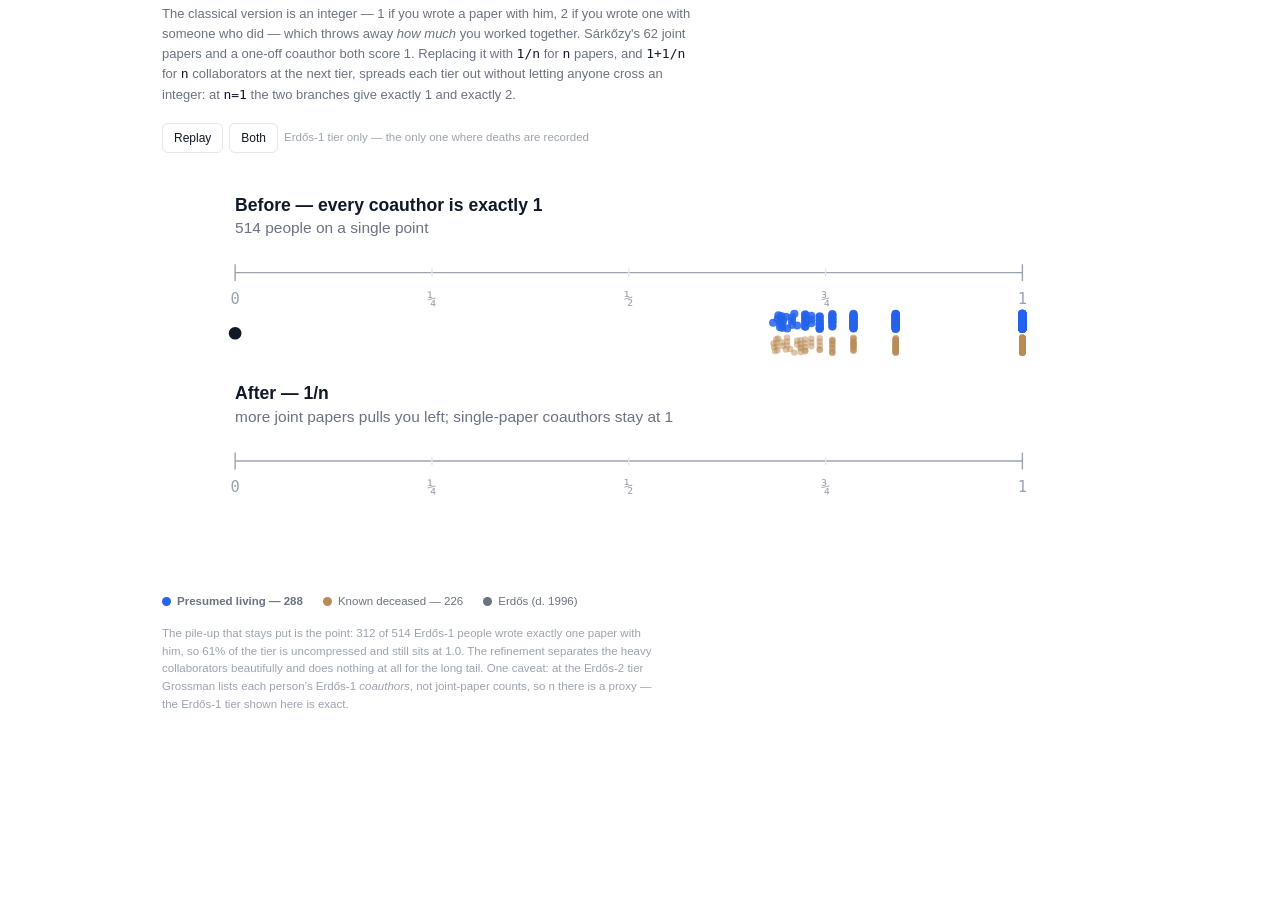
<file: erdos/continuous_erdos_embed.html>
<!DOCTYPE html>
<meta charset="utf-8">
<title>The Erd&#337;s number, made continuous</title>
<meta name="viewport" content="width=device-width,initial-scale=1">
<style>
:root{--bg:transparent;--fg:#111827;--mut:#6b7280;--dim:#9ca3af;--line:#e5e7eb;
      --card:#f9fafb;--live:#2563eb;--dead:#b98b56}
@media(prefers-color-scheme:dark){:root{--bg:#0b0f19;--fg:#f3f4f6;--mut:#9ca3af;
      --dim:#6b7280;--line:#1f2937;--card:#111827}}
*{box-sizing:border-box}
body{margin:0 auto;padding:4px 2px 14px;background:var(--bg);color:var(--fg);max-width:960px;
  font:14px/1.55 -apple-system,Segoe UI,Helvetica,Arial,sans-serif}
h1{font-size:20px;margin:0 0 4px}
.lede{color:var(--mut);font-size:13px;margin:0 0 18px;max-width:74ch}
.mono{font-family:ui-monospace,Menlo,monospace;color:var(--fg)}
.bar{display:flex;gap:6px;align-items:center;margin-bottom:10px;flex-wrap:wrap}
button{font:inherit;font-size:12px;padding:5px 11px;border-radius:6px;cursor:pointer;
  border:1px solid var(--line);background:var(--bg);color:var(--fg)}
button:hover{border-color:var(--dim)}
button[aria-pressed=true]{border-color:var(--live);color:var(--live);font-weight:600}
svg{width:100%;height:auto;display:block}
.legend{display:flex;gap:20px;font-size:11.5px;color:var(--mut);margin-top:8px;flex-wrap:wrap}
.legend span{display:flex;align-items:center;gap:6px}
.sw{width:9px;height:9px;border-radius:50%;display:inline-block}
.note{font-size:11.5px;color:var(--dim);margin-top:14px;line-height:1.55;max-width:78ch}
</style>


<p class="lede">The classical version is an integer &mdash; 1 if you wrote a paper
with him, 2 if you wrote one with someone who did &mdash; which throws away
<i>how much</i> you worked together. S&aacute;rk&#337;zy's 62 joint papers and a
one-off coauthor both score 1. Replacing it with <span class="mono">1/n</span> for
<span class="mono">n</span> papers, and <span class="mono">1+1/n</span> for
<span class="mono">n</span> collaborators at the next tier, spreads each tier out
without letting anyone cross an integer: at <span class="mono">n=1</span> the two
branches give exactly 1 and exactly 2.</p>

<div class="bar">
  <button id="go">Replay</button>
  <button id="mode" aria-pressed="false">Both</button>
  <span style="font-size:11.5px;color:var(--dim)">Erd&#337;s-1 tier only &mdash;
    the only one where deaths are recorded</span>
</div>
<svg id="v" viewBox="0 0 680 300" role="img"
     aria-label="Two number lines. Before, all 514 Erdos-1 coauthors sit on the single point 1. After, each moves to 1/n for n joint papers, spreading from 0.016 to 1, coloured by life status."></svg>
<div class="legend">
  <span><i class="sw" style="background:#2563eb"></i><b>Presumed living &mdash; 288</b></span>
  <span><i class="sw" style="background:#b98b56"></i>Known deceased &mdash; 226</span>
  <span><i class="sw" style="background:currentColor"></i>Erd&#337;s (d. 1996)</span>
</div>
<p class="note" id="note"></p>

<script>
const LIVE = [[1, 176], [2, 40], [3, 23], [4, 11], [5, 10], [6, 3], [7, 8], [9, 1], [10, 1], [11, 3], [14, 1], [15, 1], [18, 1], [19, 2], [21, 2], [23, 2], [27, 1], [29, 1], [62, 1]], DEAD = [[1, 136], [2, 30], [3, 14], [4, 10], [5, 5], [6, 3], [7, 5], [8, 5], [9, 2], [10, 1], [12, 1], [14, 3], [15, 1], [18, 1], [20, 1], [28, 1], [30, 1], [32, 1], [35, 2], [42, 1], [50, 1], [56, 1]], LBL = [["Sárközy", 62, 1], ["Hajnal", 56, 0], ["Faudree", 50, 0], ["Schelp", 42, 0], ["Rousseau", 35, 0], ["Sós", 35, 0], ["Alon", 5, 1], ["Pomerance", 23, 1]];
const NS='http://www.w3.org/2000/svg', svg=document.getElementById('v');
const el=(n,a)=>{const e=document.createElementNS(NS,n);for(const k in a)e.setAttribute(k,a[k]);return e;};
const X0=52,X1=612,YB=78,YA=212,C_LIVE='#2563eb',C_DEAD='#b98b56';
const px=v=>X0+v*(X1-X0);

function axis(y,label,note){
  svg.appendChild(el('line',{x1:X0,y1:y,x2:X1,y2:y,stroke:'var(--dim)','stroke-width':1}));
  [0,.25,.5,.75,1].forEach(v=>{
    const maj=(v===0||v===1);
    svg.appendChild(el('line',{x1:px(v),y1:y-(maj?6:3),x2:px(v),y2:y+(maj?6:3),
      stroke:maj?'var(--dim)':'var(--line)','stroke-width':1}));
    const t=el('text',{x:px(v),y:y+22,'text-anchor':'middle','font-size':11,
      fill:'var(--dim)','font-family':'ui-monospace,Menlo,monospace'});
    t.textContent=maj?v:(v===.5?'½':(v===.25?'¼':'¾'));
    svg.appendChild(t);
  });
  const a=el('text',{x:X0,y:y-44,'font-size':12.5,'font-weight':600,fill:'var(--fg)'});
  a.textContent=label; svg.appendChild(a);
  const b=el('text',{x:X0,y:y-28,'font-size':11,fill:'var(--mut)'});
  b.textContent=note; svg.appendChild(b);
}
axis(YB,'Before — every coauthor is exactly 1', 514 + ' people on a single point');
axis(YA,'After — 1/n','more joint papers pulls you left; single-paper coauthors stay at 1');

const dots=[];
LIVE.forEach(([n,c])=>{for(let i=0;i<c;i++)dots.push({to:1/n,live:1});});
DEAD.forEach(([n,c])=>{for(let i=0;i<c;i++)dots.push({to:1/n,live:0});});
const nodes=dots.map((d,i)=>{
  const j=((i*2654435761)%1000)/1000;
  const dy=(d.live?-1:1)*(3+j*11);
  const c=el('circle',{cx:px(1),cy:YB+dy,r:d.live?2.9:2.3,
    fill:d.live?C_LIVE:C_DEAD,opacity:d.live?.85:.5});
  svg.appendChild(c); return {c,d,dy};
});
const erd=el('circle',{cx:px(0),cy:YB,r:4.5,fill:'currentColor'});
svg.appendChild(erd);

const lg=el('g',{opacity:0}); svg.appendChild(lg);
LBL.forEach(([nm,n,live],i)=>{
  const v=1/n, up=i%2===0, y=YA+(up?-24:42);
  lg.appendChild(el('line',{x1:px(v),y1:YA+(up?-16:16),x2:px(v),y2:y+(up?5:-9),
    stroke:'var(--dim)','stroke-width':.75}));
  const t=el('text',{x:px(v),y:y,'text-anchor':'middle','font-size':10.5,
    'font-weight':live?600:400,fill:live?'var(--fg)':'var(--mut)'});
  t.textContent=nm+' '+v.toFixed(v<0.1?3:2); lg.appendChild(t);
});

let mode=2, raf=null;
const ease=t=>t<.5?4*t*t*t:1-Math.pow(-2*t+2,3)/2;
function vis(){nodes.forEach(({c,d})=>{
  const on=(mode===2)||(mode===d.live);
  c.setAttribute('opacity',on?(d.live?.85:.5):.05);});}
function play(){
  if(raf)cancelAnimationFrame(raf);
  lg.setAttribute('opacity',0);
  const T=2000,t0=performance.now();
  (function step(now){
    const p=Math.min(1,(now-t0)/T),e=ease(p);
    nodes.forEach(({c,d,dy})=>{
      c.setAttribute('cx',px(1+(d.to-1)*e));
      c.setAttribute('cy',YB+dy+(YA-YB)*e);});
    erd.setAttribute('cy',YB+(YA-YB)*e);
    lg.setAttribute('opacity',Math.max(0,(p-.75)/.25));
    if(p<1)raf=requestAnimationFrame(step);
  })(t0);
}
const mb=document.getElementById('mode');
mb.addEventListener('click',()=>{
  mode=(mode===2)?1:(mode===1?0:2);
  mb.textContent=mode===2?'Both':(mode===1?'Living only':'Deceased only');
  mb.setAttribute('aria-pressed',mode!==2); vis();});
document.getElementById('go').addEventListener('click',play);
document.getElementById('note').innerHTML =
  'The pile-up that stays put is the point: 312 of 514 Erdős-1 people ' +
  'wrote exactly one paper with him, so 61% of the tier is uncompressed and still ' +
  'sits at 1.0. The refinement separates the heavy collaborators beautifully and ' +
  'does nothing at all for the long tail. One caveat: at the Erdős-2 tier ' +
  'Grossman lists each person’s Erdős-1 <i>coauthors</i>, not joint-paper ' +
  'counts, so n there is a proxy — the Erdős-1 tier shown here is exact.';
setTimeout(play,350);

function _reportHeight(){
  try { parent.postMessage({type:'erdos-continuous-height',
        height: document.body.scrollHeight}, '*'); } catch (e) {}
}
if (window.ResizeObserver) new ResizeObserver(_reportHeight).observe(document.body);
_reportHeight();

</script>
</file>
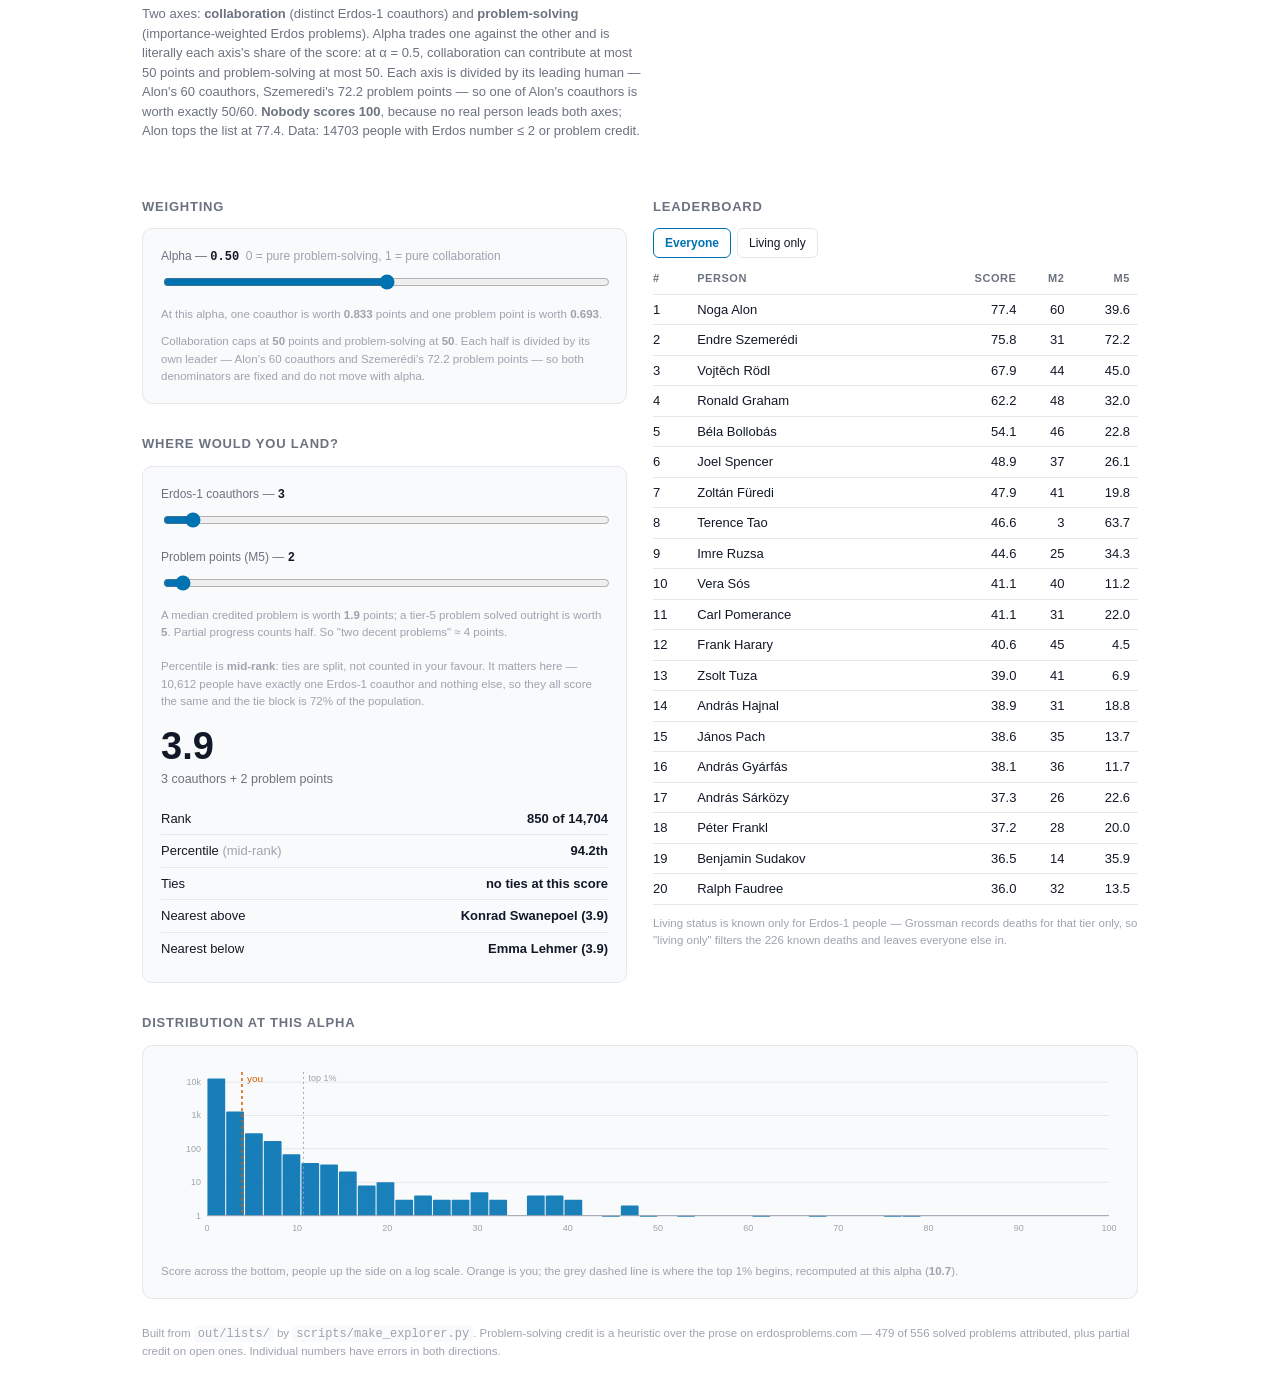
<file: erdos/explorer_embed.html>
<!DOCTYPE html>
<meta charset="utf-8">
<title>Erdos-adjacency explorer</title>
<meta name="viewport" content="width=device-width,initial-scale=1">
<style>
:root{--bg:transparent;--fg:#111827;--mut:#6b7280;--dim:#9ca3af;--line:#e5e7eb;
      --card:#f9fafb;--blue:#0072B2;--org:#D55E00;--grn:#009E73}
@media(prefers-color-scheme:dark){:root{--bg:#0b0f19;--fg:#f3f4f6;--mut:#9ca3af;
      --dim:#6b7280;--line:#1f2937;--card:#111827}}
*{box-sizing:border-box}
body{margin:0;padding:4px 2px 14px;background:var(--bg);color:var(--fg);
  font:14px/1.5 -apple-system,Segoe UI,Helvetica,Arial,sans-serif;max-width:1000px;margin:0 auto}
h1{font-size:21px;margin:0 0 4px}
.lede{color:var(--mut);font-size:13px;margin:0 0 26px;max-width:70ch}
h2{font-size:13px;text-transform:uppercase;letter-spacing:.06em;color:var(--mut);
  margin:30px 0 12px;font-weight:600}
.grid{display:grid;grid-template-columns:1fr 1fr;gap:26px}
@media(max-width:760px){.grid{grid-template-columns:1fr}}
.card{background:var(--card);border:1px solid var(--line);border-radius:10px;padding:18px}
label{display:block;font-size:12px;color:var(--mut);margin:14px 0 6px}
label:first-child{margin-top:0}
input[type=range]{width:100%;accent-color:var(--blue)}
input[type=number]{width:88px;padding:5px 7px;border:1px solid var(--line);border-radius:6px;
  background:var(--bg);color:var(--fg);font:inherit;font-variant-numeric:tabular-nums}
.val{font-family:ui-monospace,Menlo,monospace;color:var(--fg);font-weight:600}
.hero{font-size:38px;font-weight:700;font-variant-numeric:tabular-nums;line-height:1.1}
.heroSub{color:var(--mut);font-size:12.5px;margin-top:2px}
.kv{display:flex;justify-content:space-between;padding:6px 0;border-top:1px solid var(--line);
  font-size:13px}
.kv:first-of-type{border-top:0}
.kv b{font-variant-numeric:tabular-nums}
table{width:100%;border-collapse:collapse;font-size:13px}
th{text-align:left;font-weight:600;color:var(--mut);font-size:11px;text-transform:uppercase;
  letter-spacing:.05em;padding:0 8px 7px 0;border-bottom:1px solid var(--line)}
td{padding:5px 8px 5px 0;border-bottom:1px solid var(--line);font-variant-numeric:tabular-nums}
td.n{font-variant-numeric:normal}
tr.you td{background:rgba(0,114,178,.13);font-weight:600}
.bar{height:7px;border-radius:3px;background:var(--blue);display:inline-block;vertical-align:middle}
.note{font-size:11.5px;color:var(--dim);margin-top:10px;line-height:1.5}
svg{width:100%;height:auto;display:block}
.tabs{display:flex;gap:6px;margin-bottom:12px}
.tabs button{font:inherit;font-size:12px;padding:5px 11px;border-radius:6px;cursor:pointer;
  border:1px solid var(--line);background:var(--bg);color:var(--fg)}
.tabs button[aria-pressed=true]{border-color:var(--blue);color:var(--blue);font-weight:600}
code{font-family:ui-monospace,Menlo,monospace;font-size:12px;background:var(--card);
  padding:1px 4px;border-radius:4px}
</style>


<p class="lede">Two axes: <b>collaboration</b> (distinct Erdos-1 coauthors) and
<b>problem-solving</b> (importance-weighted Erdos problems). Alpha trades one against
the other and is literally each axis's share of the score: at &alpha;&nbsp;=&nbsp;0.5,
collaboration can contribute at most 50 points and problem-solving at most 50.
Each axis is divided by its leading human &mdash; Alon's 60 coauthors, Szemeredi's
72.2 problem points &mdash; so one of Alon's coauthors is worth exactly 50/60.
<b>Nobody scores 100</b>, because no real person leads both axes; Alon tops the list
at 77.4. Data: 14703 people with Erdos number &le; 2 or problem credit.</p>

<div class="grid">
  <div>
    <h2>Weighting</h2>
    <div class="card">
      <label for="a">Alpha &mdash; <span class="val" id="aV">0.50</span>
        &nbsp;<span style="color:var(--dim)">0 = pure problem-solving, 1 = pure collaboration</span></label>
      <input type="range" id="a" min="0" max="1" step="0.05" value="0.5">
      <div class="note" id="unitNote"></div>
      <div class="note" id="normNote"></div>
    </div>

    <h2>Where would you land?</h2>
    <div class="card">
      <label for="c">Erdos-1 coauthors &mdash; <span class="val" id="cV">3</span></label>
      <input type="range" id="c" min="0" max="60" step="1" value="3">
      <label for="p">Problem points (M5) &mdash; <span class="val" id="pV">2</span></label>
      <input type="range" id="p" min="0" max="70" step="0.5" value="2">
      <div class="note">A median credited problem is worth <b>1.9</b> points; a
        tier-5 problem solved outright is worth <b>5</b>. Partial progress counts half.
        So "two decent problems" &asymp; 4 points.<br><br>
        Percentile is <b>mid-rank</b>: ties are split, not counted in your favour.
        It matters here &mdash; 10,612 people have exactly one Erdos-1 coauthor and
        nothing else, so they all score the same and the tie block is 72% of the
        population.</div>
      <div style="margin-top:16px">
        <div class="hero" id="score">&mdash;</div>
        <div class="heroSub" id="scoreSub"></div>
      </div>
      <div class="note" id="over" style="display:none;color:var(--org)">
        Above 100 &mdash; no real person combines the best collaboration record
        with the best problem record, so the two axis leaders are different people
        and a hypothetical who maxed both would outscore either.</div>
      <div style="margin-top:14px">
        <div class="kv"><span>Rank</span><b id="rank">&mdash;</b></div>
        <div class="kv"><span>Percentile <span style="color:var(--dim)">(mid-rank)</span></span><b id="pct">&mdash;</b></div>
        <div class="kv"><span>Ties</span><b class="n" id="tie">&mdash;</b></div>
        <div class="kv"><span>Nearest above</span><b class="n" id="above">&mdash;</b></div>
        <div class="kv"><span>Nearest below</span><b class="n" id="below">&mdash;</b></div>
      </div>
    </div>
  </div>

  <div>
    <h2>Leaderboard</h2>
    <div class="tabs">
      <button id="tAll" aria-pressed="true">Everyone</button>
      <button id="tLiving" aria-pressed="false">Living only</button>
    </div>
    <table>
      <thead><tr><th>#</th><th>Person</th><th style="text-align:right">Score</th>
        <th style="text-align:right">M2</th><th style="text-align:right">M5</th></tr></thead>
      <tbody id="lb"></tbody>
    </table>
    <div class="note">Living status is known only for Erdos-1 people &mdash; Grossman
      records deaths for that tier only, so "living only" filters the 226 known
      deaths and leaves everyone else in.</div>
  </div>
</div>

<h2>Distribution at this alpha</h2>
<div class="card">
  <svg id="hist" viewBox="0 0 960 190" role="img" aria-label="Histogram of scores at the selected alpha"></svg>
  <div class="note" id="histNote"></div>
  <span id="pctLine" hidden></span>
</div>

<p class="note" style="margin-top:26px">Built from <code>out/lists/</code> by
<code>scripts/make_explorer.py</code>. Problem-solving credit is a heuristic over the
prose on erdosproblems.com &mdash; 479 of 556 solved problems attributed, plus partial
credit on open ones. Individual numbers have errors in both directions.</p>

<script>
const PAIRS = [[0.0,0.5,16],[0.0,0.59,10],[0.0,0.6,9],[0.0,0.67,7],[0.0,0.69,2],[0.0,0.7,2],[0.0,0.76,10],[0.0,0.77,1],[0.0,0.78,3],[0.0,0.79,1],[0.0,0.81,2],[0.0,0.82,9],[0.0,0.84,1],[0.0,0.85,3],[0.0,0.88,1],[0.0,0.9,7],[0.0,0.91,2],[0.0,0.93,3],[0.0,0.95,6],[0.0,0.96,3],[0.0,0.99,1],[0.0,1.0,18],[0.0,1.03,1],[0.0,1.04,1],[0.0,1.05,2],[0.0,1.06,7],[0.0,1.08,4],[0.0,1.09,4],[0.0,1.1,2],[0.0,1.14,3],[0.0,1.16,5],[0.0,1.17,4],[0.0,1.19,5],[0.0,1.2,4],[0.0,1.21,1],[0.0,1.25,6],[0.0,1.26,8],[0.0,1.27,1],[0.0,1.29,2],[0.0,1.32,1],[0.0,1.34,3],[0.0,1.35,2],[0.0,1.36,3],[0.0,1.38,1],[0.0,1.4,1],[0.0,1.42,3],[0.0,1.45,4],[0.0,1.47,1],[0.0,1.49,2],[0.0,1.5,9],[0.0,1.51,6],[0.0,1.53,1],[0.0,1.54,1],[0.0,1.55,1],[0.0,1.56,9],[0.0,1.57,1],[0.0,1.6,1],[0.0,1.61,2],[0.0,1.62,2],[0.0,1.63,1],[0.0,1.65,2],[0.0,1.66,1],[0.0,1.67,2],[0.0,1.68,2],[0.0,1.69,2],[0.0,1.7,3],[0.0,1.71,1],[0.0,1.72,3],[0.0,1.73,4],[0.0,1.74,1],[0.0,1.75,2],[0.0,1.78,1],[0.0,1.8,4],[0.0,1.81,2],[0.0,1.82,1],[0.0,1.85,3],[0.0,1.87,1],[0.0,1.9,4],[0.0,1.91,5],[0.0,1.92,1],[0.0,1.97,2],[0.0,1.99,1],[0.0,2.01,2],[0.0,2.04,1],[0.0,2.06,1],[0.0,2.09,2],[0.0,2.11,1],[0.0,2.12,1],[0.0,2.14,2],[0.0,2.25,1],[0.0,2.28,1],[0.0,2.3,1],[0.0,2.33,1],[0.0,2.37,4],[0.0,2.38,1],[0.0,2.44,1],[0.0,2.46,1],[0.0,2.5,16],[0.0,2.54,1],[0.0,2.62,1],[0.0,2.67,1],[0.0,2.68,1],[0.0,2.69,1],[0.0,2.7,1],[0.0,2.73,1],[0.0,2.83,2],[0.0,2.84,4],[0.0,2.86,1],[0.0,2.88,2],[0.0,2.92,1],[0.0,2.96,1],[0.0,2.98,1],[0.0,3.0,2],[0.0,3.03,1],[0.0,3.08,1],[0.0,3.09,1],[0.0,3.18,1],[0.0,3.19,1],[0.0,3.26,1],[0.0,3.28,1],[0.0,3.37,1],[0.0,3.49,1],[0.0,3.54,1],[0.0,3.56,2],[0.0,3.57,1],[0.0,3.6,1],[0.0,3.63,1],[0.0,3.66,1],[0.0,3.67,1],[0.0,3.7,1],[0.0,3.72,1],[0.0,3.74,2],[0.0,3.86,1],[0.0,3.89,1],[0.0,3.96,2],[0.0,3.97,1],[0.0,4.01,12],[0.0,4.05,1],[0.0,4.15,1],[0.0,4.22,1],[0.0,4.36,1],[0.0,4.49,1],[0.0,4.53,1],[0.0,4.61,1],[0.0,4.65,1],[0.0,4.81,1],[0.0,5.0,3],[0.0,5.02,1],[0.0,5.03,1],[0.0,5.24,1],[0.0,5.31,1],[0.0,5.37,1],[0.0,5.63,1],[0.0,5.66,1],[0.0,5.71,1],[0.0,5.74,1],[0.0,6.31,2],[0.0,6.35,1],[0.0,6.43,1],[0.0,6.66,1],[0.0,6.81,1],[0.0,6.92,1],[0.0,6.96,1],[0.0,8.31,1],[0.0,8.34,1],[0.0,8.37,1],[0.0,8.5,1],[0.0,9.04,1],[0.0,9.3,2],[0.0,10.03,1],[0.0,10.5,1],[0.0,11.64,1],[0.0,14.6,1],[0.0,15.3,1],[0.0,15.96,1],[0.0,16.81,1],[0.0,17.2,1],[0.0,18.21,1],[1.0,0.0,10614],[1.0,0.5,9],[1.0,0.6,1],[1.0,0.67,1],[1.0,0.68,2],[1.0,0.69,1],[1.0,0.76,2],[1.0,0.81,3],[1.0,0.82,4],[1.0,0.83,2],[1.0,0.84,1],[1.0,0.85,2],[1.0,0.86,1],[1.0,0.9,2],[1.0,0.91,3],[1.0,0.92,1],[1.0,0.95,3],[1.0,0.97,1],[1.0,0.99,1],[1.0,1.0,8],[1.0,1.02,1],[1.0,1.03,1],[1.0,1.04,1],[1.0,1.06,5],[1.0,1.08,2],[1.0,1.14,1],[1.0,1.16,1],[1.0,1.17,1],[1.0,1.19,3],[1.0,1.2,2],[1.0,1.24,1],[1.0,1.25,1],[1.0,1.26,8],[1.0,1.32,1],[1.0,1.33,1],[1.0,1.34,9],[1.0,1.35,3],[1.0,1.36,1],[1.0,1.37,1],[1.0,1.38,1],[1.0,1.39,1],[1.0,1.42,2],[1.0,1.44,1],[1.0,1.49,3],[1.0,1.5,2],[1.0,1.51,2],[1.0,1.56,1],[1.0,1.6,1],[1.0,1.64,1],[1.0,1.66,1],[1.0,1.67,1],[1.0,1.68,1],[1.0,1.7,1],[1.0,1.72,1],[1.0,1.73,3],[1.0,1.76,2],[1.0,1.78,2],[1.0,1.8,1],[1.0,1.82,1],[1.0,1.84,1],[1.0,1.85,1],[1.0,1.91,1],[1.0,1.92,1],[1.0,1.97,1],[1.0,2.03,1],[1.0,2.06,1],[1.0,2.08,1],[1.0,2.09,1],[1.0,2.17,1],[1.0,2.2,2],[1.0,2.21,1],[1.0,2.22,1],[1.0,2.23,1],[1.0,2.25,1],[1.0,2.29,1],[1.0,2.3,1],[1.0,2.41,1],[1.0,2.42,1],[1.0,2.44,1],[1.0,2.5,9],[1.0,2.53,1],[1.0,2.54,2],[1.0,2.6,1],[1.0,2.67,1],[1.0,2.71,1],[1.0,2.75,1],[1.0,2.86,1],[1.0,2.92,1],[1.0,2.98,1],[1.0,3.0,1],[1.0,3.23,1],[1.0,3.26,1],[1.0,3.27,1],[1.0,3.29,1],[1.0,3.36,1],[1.0,3.54,1],[1.0,3.62,1],[1.0,3.63,1],[1.0,3.67,1],[1.0,3.73,1],[1.0,4.01,1],[1.0,4.12,1],[1.0,4.26,1],[1.0,4.29,1],[1.0,4.34,1],[1.0,4.35,1],[1.0,4.59,1],[1.0,4.61,2],[1.0,4.67,1],[1.0,4.75,1],[1.0,4.78,1],[1.0,4.79,1],[1.0,4.91,1],[1.0,5.11,1],[1.0,5.21,1],[1.0,5.41,1],[1.0,5.97,1],[1.0,6.17,1],[1.0,6.45,1],[1.0,6.57,1],[1.0,6.83,2],[1.0,6.92,1],[1.0,6.98,1],[1.0,8.75,1],[1.0,9.2,1],[1.0,10.0,1],[1.0,10.91,1],[1.0,11.98,1],[1.0,12.14,1],[1.0,16.51,1],[1.0,22.14,1],[1.0,25.78,1],[2.0,0.0,1610],[2.0,0.5,5],[2.0,0.59,2],[2.0,0.6,5],[2.0,0.68,2],[2.0,0.69,2],[2.0,0.7,1],[2.0,0.76,1],[2.0,0.78,2],[2.0,0.81,3],[2.0,0.82,1],[2.0,0.91,1],[2.0,0.92,2],[2.0,0.95,1],[2.0,0.96,1],[2.0,1.0,8],[2.0,1.03,1],[2.0,1.05,1],[2.0,1.06,1],[2.0,1.1,3],[2.0,1.19,3],[2.0,1.22,1],[2.0,1.26,3],[2.0,1.27,1],[2.0,1.29,1],[2.0,1.34,4],[2.0,1.36,1],[2.0,1.38,1],[2.0,1.42,1],[2.0,1.43,1],[2.0,1.45,1],[2.0,1.5,3],[2.0,1.51,1],[2.0,1.62,1],[2.0,1.66,1],[2.0,1.75,1],[2.0,1.78,1],[2.0,1.8,1],[2.0,1.82,1],[2.0,1.85,2],[2.0,1.92,1],[2.0,2.24,1],[2.0,2.37,1],[2.0,2.5,3],[2.0,2.54,1],[2.0,2.61,1],[2.0,2.94,1],[2.0,2.99,1],[2.0,3.18,1],[2.0,3.21,1],[2.0,3.23,1],[2.0,3.27,1],[2.0,3.37,1],[2.0,3.75,1],[2.0,3.84,1],[2.0,3.98,3],[2.0,4.62,1],[2.0,4.66,1],[2.0,4.8,1],[2.0,4.83,2],[2.0,4.87,1],[2.0,4.88,1],[2.0,4.9,1],[2.0,5.0,1],[2.0,5.03,1],[2.0,5.09,1],[2.0,5.45,1],[2.0,5.64,1],[2.0,5.99,1],[2.0,6.79,1],[2.0,7.73,1],[2.0,8.05,1],[2.0,8.23,1],[2.0,8.77,1],[2.0,10.06,1],[2.0,11.19,1],[2.0,14.07,1],[2.0,17.19,1],[2.0,26.89,1],[3.0,0.0,629],[3.0,0.5,3],[3.0,0.59,1],[3.0,0.6,3],[3.0,0.67,2],[3.0,0.68,2],[3.0,0.7,1],[3.0,0.76,2],[3.0,0.81,1],[3.0,0.82,3],[3.0,0.92,2],[3.0,1.0,2],[3.0,1.08,2],[3.0,1.19,1],[3.0,1.26,1],[3.0,1.34,2],[3.0,1.35,2],[3.0,1.43,1],[3.0,1.45,1],[3.0,1.5,1],[3.0,1.51,1],[3.0,1.56,1],[3.0,1.6,1],[3.0,1.7,1],[3.0,1.72,1],[3.0,1.73,3],[3.0,1.75,1],[3.0,1.8,3],[3.0,1.94,1],[3.0,1.95,1],[3.0,2.0,1],[3.0,2.02,1],[3.0,2.09,1],[3.0,2.26,1],[3.0,2.3,1],[3.0,2.32,1],[3.0,2.44,1],[3.0,2.5,2],[3.0,2.61,1],[3.0,2.67,1],[3.0,3.06,1],[3.0,3.08,1],[3.0,3.11,1],[3.0,3.17,1],[3.0,3.43,1],[3.0,3.5,1],[3.0,3.74,1],[3.0,3.83,1],[3.0,3.99,1],[3.0,4.01,1],[3.0,4.14,1],[3.0,4.19,1],[3.0,4.33,1],[3.0,4.56,1],[3.0,4.65,1],[3.0,4.87,1],[3.0,5.17,1],[3.0,5.78,1],[3.0,5.81,1],[3.0,7.49,1],[3.0,11.36,1],[3.0,63.69,1],[4.0,0.0,287],[4.0,0.5,4],[4.0,0.59,2],[4.0,0.6,2],[4.0,0.68,1],[4.0,0.76,1],[4.0,0.78,1],[4.0,0.82,2],[4.0,0.95,2],[4.0,0.99,1],[4.0,1.0,2],[4.0,1.04,1],[4.0,1.06,1],[4.0,1.16,1],[4.0,1.25,1],[4.0,1.26,2],[4.0,1.34,2],[4.0,1.35,1],[4.0,1.69,1],[4.0,1.73,1],[4.0,1.8,1],[4.0,2.16,1],[4.0,2.73,1],[4.0,2.76,1],[4.0,2.92,1],[4.0,3.14,1],[4.0,3.19,1],[4.0,3.23,1],[4.0,3.35,1],[4.0,3.52,1],[4.0,4.95,1],[4.0,5.15,1],[4.0,5.3,1],[4.0,6.13,1],[4.0,6.25,1],[4.0,6.48,1],[4.0,8.93,1],[4.0,9.48,1],[4.0,10.19,1],[4.0,14.57,1],[5.0,0.0,130],[5.0,0.5,2],[5.0,0.6,2],[5.0,0.67,1],[5.0,0.69,1],[5.0,0.85,1],[5.0,1.0,3],[5.0,1.03,1],[5.0,1.05,1],[5.0,1.06,1],[5.0,1.08,1],[5.0,1.2,1],[5.0,1.3,1],[5.0,1.35,2],[5.0,1.42,1],[5.0,1.49,1],[5.0,1.51,3],[5.0,1.57,1],[5.0,1.6,2],[5.0,1.67,1],[5.0,1.69,1],[5.0,1.78,1],[5.0,1.8,1],[5.0,2.16,1],[5.0,2.17,1],[5.0,2.19,1],[5.0,2.4,1],[5.0,2.5,1],[5.0,3.48,1],[5.0,3.56,1],[5.0,3.83,1],[5.0,3.93,1],[5.0,4.35,1],[5.0,4.67,1],[5.0,5.82,1],[5.0,6.62,1],[5.0,8.71,1],[5.0,9.44,1],[5.0,17.61,1],[5.0,22.86,1],[6.0,0.0,90],[6.0,0.76,1],[6.0,0.85,1],[6.0,0.9,1],[6.0,0.92,2],[6.0,0.95,1],[6.0,1.0,1],[6.0,1.04,1],[6.0,1.1,1],[6.0,1.14,1],[6.0,1.16,1],[6.0,1.19,1],[6.0,1.25,1],[6.0,1.26,1],[6.0,1.33,1],[6.0,1.46,1],[6.0,1.6,1],[6.0,1.66,1],[6.0,1.78,1],[6.0,2.01,1],[6.0,2.17,1],[6.0,2.18,1],[6.0,2.5,2],[6.0,2.55,1],[6.0,2.56,1],[6.0,2.7,2],[6.0,3.06,1],[6.0,3.18,1],[6.0,3.2,1],[6.0,3.22,1],[6.0,3.52,1],[6.0,3.72,1],[6.0,4.01,1],[6.0,4.45,1],[6.0,4.52,1],[6.0,5.64,1],[6.0,5.84,1],[6.0,11.78,1],[7.0,0.0,66],[7.0,0.5,1],[7.0,0.59,1],[7.0,1.06,1],[7.0,1.49,1],[7.0,1.51,1],[7.0,1.53,1],[7.0,1.7,1],[7.0,1.85,1],[7.0,1.96,1],[7.0,2.04,2],[7.0,2.1,1],[7.0,2.17,1],[7.0,2.2,2],[7.0,2.34,1],[7.0,2.62,1],[7.0,2.81,1],[7.0,2.86,1],[7.0,3.19,1],[7.0,3.43,1],[7.0,3.78,1],[7.0,3.92,1],[7.0,4.33,1],[7.0,4.5,1],[7.0,7.49,1],[7.0,8.43,1],[7.0,10.06,1],[7.0,16.68,1],[7.0,28.25,1],[8.0,0.0,44],[8.0,0.6,2],[8.0,0.85,1],[8.0,0.95,1],[8.0,1.0,4],[8.0,1.06,1],[8.0,1.43,1],[8.0,1.86,1],[8.0,2.06,1],[8.0,2.2,1],[8.0,2.39,1],[8.0,3.41,1],[8.0,3.85,1],[8.0,4.16,1],[8.0,5.4,1],[8.0,5.87,1],[8.0,6.0,1],[8.0,6.44,1],[8.0,9.4,1],[9.0,0.0,30],[9.0,0.5,1],[9.0,1.34,1],[9.0,1.42,1],[9.0,1.55,1],[9.0,1.57,1],[9.0,1.87,1],[9.0,2.0,1],[9.0,2.19,1],[9.0,2.5,1],[9.0,3.35,1],[9.0,3.86,1],[9.0,4.09,1],[9.0,4.48,1],[9.0,5.67,1],[9.0,5.72,1],[9.0,7.47,1],[9.0,8.98,1],[9.0,8.99,1],[9.0,10.64,1],[9.0,11.47,1],[9.0,23.24,1],[10.0,0.0,17],[10.0,0.6,1],[10.0,0.78,1],[10.0,1.0,1],[10.0,1.08,1],[10.0,1.75,1],[10.0,1.83,1],[10.0,2.69,1],[10.0,2.8,1],[10.0,2.86,1],[10.0,4.81,1],[10.0,5.58,1],[10.0,6.11,1],[10.0,6.93,1],[10.0,9.2,1],[10.0,9.94,1],[10.0,10.13,1],[10.0,10.24,1],[10.0,11.17,1],[11.0,0.0,12],[11.0,0.82,1],[11.0,0.9,1],[11.0,1.0,1],[11.0,1.39,1],[11.0,1.51,1],[11.0,2.23,1],[11.0,2.44,1],[11.0,3.64,1],[11.0,4.44,1],[11.0,4.51,1],[11.0,8.2,1],[11.0,10.23,1],[12.0,0.0,9],[12.0,0.5,1],[12.0,1.0,1],[12.0,1.34,1],[12.0,1.66,1],[12.0,3.31,1],[12.0,3.5,1],[12.0,3.54,1],[12.0,4.77,1],[12.0,5.99,1],[12.0,6.08,1],[13.0,0.0,5],[13.0,1.0,1],[13.0,1.06,1],[13.0,3.07,1],[13.0,3.09,1],[13.0,3.24,1],[13.0,5.4,1],[13.0,5.8,1],[13.0,7.14,1],[13.0,12.11,1],[14.0,0.0,3],[14.0,2.38,1],[14.0,3.13,1],[14.0,6.54,1],[14.0,11.04,1],[14.0,35.85,1],[15.0,0.0,5],[15.0,0.6,1],[15.0,0.79,1],[15.0,0.81,1],[15.0,11.24,1],[16.0,0.0,2],[16.0,1.46,1],[16.0,1.58,1],[16.0,2.37,1],[16.0,7.38,1],[17.0,0.0,2],[17.0,1.43,1],[17.0,2.04,1],[17.0,4.39,1],[17.0,7.65,1],[17.0,10.27,1],[17.0,12.39,1],[17.0,13.99,1],[18.0,1.55,1],[18.0,2.59,1],[18.0,14.98,1],[18.0,19.32,1],[19.0,0.0,3],[20.0,17.25,1],[20.0,18.32,1],[21.0,0.0,2],[21.0,1.21,1],[22.0,0.76,1],[22.0,2.06,1],[22.0,3.36,1],[23.0,1.29,1],[25.0,12.31,1],[25.0,34.27,1],[26.0,22.56,1],[27.0,0.0,1],[28.0,0.0,1],[28.0,8.79,1],[28.0,11.16,1],[28.0,11.76,1],[28.0,20.03,1],[29.0,0.0,1],[29.0,4.08,1],[30.0,7.94,1],[31.0,4.76,1],[31.0,18.81,1],[31.0,22.02,1],[31.0,72.17,1],[32.0,13.48,1],[33.0,7.99,1],[34.0,6.78,1],[35.0,13.68,1],[36.0,11.7,1],[37.0,26.06,1],[40.0,11.22,1],[41.0,6.92,1],[41.0,19.81,1],[44.0,45.04,1],[45.0,4.45,1],[46.0,22.79,1],[48.0,31.99,1],[60.0,39.56,1]];      // [m2, m5, count] covering all 14,709 people
const NAMED = [["Noga Alon",60.0,39.56,0],["Endre Szemer\u00e9di",31.0,72.17,0],["Vojt\u011bch R\u00f6dl",44.0,45.04,0],["Ronald Graham",48.0,31.99,1],["B\u00e9la Bollob\u00e1s",46.0,22.79,0],["Joel Spencer",37.0,26.06,0],["Zolt\u00e1n F\u00fcredi",41.0,19.81,0],["Terence Tao",3.0,63.69,0],["Imre Ruzsa",25.0,34.27,0],["Vera S\u00f3s",40.0,11.22,1],["Carl Pomerance",31.0,22.02,0],["Frank Harary",45.0,4.45,1],["Zsolt Tuza",41.0,6.92,0],["Andr\u00e1s Hajnal",31.0,18.81,1],["J\u00e1nos Pach",35.0,13.68,0],["Andr\u00e1s Gy\u00e1rf\u00e1s",36.0,11.7,0],["Andr\u00e1s S\u00e1rk\u00f6zy",26.0,22.56,0],["P\u00e9ter Frankl",28.0,20.03,0],["Benjamin Sudakov",14.0,35.85,0],["Ralph Faudree",32.0,13.48,1],["Daniel Kleitman",33.0,7.99,0],["Fan Chung",34.0,6.78,0],["Ernst Straus",28.0,11.76,1],["Richard Schelp",28.0,11.16,1],["Jaroslav Ne\u0161et\u0159il",30.0,7.94,0],["Alexandr Kostochka",28.0,8.79,0],["Mikl\u00f3s Simonovits",25.0,12.31,0],["Stefan Burr",20.0,18.32,0],["L\u00e1szl\u00f3 Lov\u00e1sz",31.0,4.76,0],["William Trotter",20.0,17.25,0],["J\u00e1nos Koml\u00f3s",18.0,19.32,0],["Tomasz \u0141uczak",29.0,4.08,0],["Jacob Fox",7.0,28.25,0],["Andrew Granville",18.0,14.98,0],["Douglas West",29.0,0.0,0],["Andrzej Schinzel",17.0,13.99,1],["Sergei Konyagin",9.0,23.24,0],["Gary Chartrand",28.0,0.0,0],["Gerald Tenenbaum",17.0,12.39,0],["L\u00e1szl\u00f3 Babai",27.0,0.0,0],["Saharon Shelah",17.0,10.27,0],["Andrew Odlyzko",22.0,3.36,0],["David Conlon",2.0,26.89,0],["Cecil Rousseau",15.0,11.24,1],["Nicholas Wormald",23.0,1.29,0],["Kevin Ford",5.0,22.86,0],["Jeno Lehel",22.0,2.06,0],["Carsten Thomassen",17.0,7.65,0],["John Selfridge",14.0,11.04,1],["J\u00f3zsef Balogh",13.0,12.11,0],["Wayne Goddard",22.0,0.76,0],["Oliver Janzer",1.0,25.78,0],["P\u00e9ter Komjath",16.0,7.38,0],["Vaclav Chvatal",21.0,1.21,0],["Michael Jacobson",21.0,0.0,0],["P\u00e9ter Winkler",21.0,0.0,0],["Norbert Hegyvari",7.0,16.68,0],["Allen Schwenk",17.0,4.39,0],["Brendan Mckay",18.0,2.59,0],["Yong Chen",5.0,17.61,0],["Jeffry Kahn",11.0,10.23,0],["P\u00e1l Tur\u00e1n",14.0,6.54,1],["Benjamin Green",1.0,22.14,0],["L\u00e1szl\u00f3 Sz\u00e9kely",18.0,1.55,0],["J\u00f3zsef Solymosi",10.0,11.17,0],["Ronald Gould",19.0,0.0,0],["Norbert Sauer",19.0,0.0,0],["Linda Lesniak",19.0,0.0,0],["Richard Wilson",13.0,7.14,0],["Bruce Rothschild",17.0,2.04,0],["Florian Luca",9.0,11.47,0],["Michael Krivelevich",10.0,10.24,0],["Melvyn Nathanson",10.0,10.13,0],["Mikl\u00f3s Ajtai",10.0,9.94,0],["Roger Entringer",17.0,1.43,1],["Ervin Gyori",16.0,2.37,0],["G\u00e1bor Tardos",9.0,10.64,0],["Richard Guy",13.0,5.8,1],["John Bondy",11.0,8.2,0],["Paul Balister",10.0,9.2,0],["Paul Seymour",13.0,5.4,0],["Eric Milner",16.0,1.58,1],["Yousef Alavi",16.0,1.46,1],["L\u00e1szl\u00f3 Pyber",12.0,6.08,0],["Ortrud Oellermann",17.0,0.0,0],["Dwight Duffus",17.0,0.0,0],["J\u00e1nos Pintz",12.0,5.99,0],["Penny Haxell",14.0,3.13,0],["Neil Hindman",9.0,8.99,0],["Jacques Verstra\u00ebte",9.0,8.98,0],["James Maynard",2.0,17.19,0],["Robert Morris",4.0,14.57,0],["Charles Colbourn",16.0,0.0,0],["Amram Meir",16.0,0.0,1],["Henry Kierstead",14.0,2.38,0],["P\u00e9ter Fishburn",12.0,4.77,1],["Robert Vaughan",8.0,9.4,0],["J\u00f3zsef Beck",6.0,11.78,0],["James Shearer",10.0,6.93,0],["Alfred R\u00e9nyi",13.0,3.24,1],["P\u00e9ter Cameron",15.0,0.81,0],["Guantao Chen",15.0,0.79,0],["Jean-Marc Deshouillers",13.0,3.09,0],["Yoshiharu Kohayakawa",13.0,3.07,0],["Alan Frieze",15.0,0.6,0],["Rudolf Ahlswede",7.0,10.06,0],["Michael Filaseta",9.0,7.47,0],["Kova\u010d, V.",0.0,18.21,0],["Jean Larson",10.0,6.11,0],["Pavol Hell",15.0,0.0,0],["Michael Saks",15.0,0.0,0],["Lowell Beineke",15.0,0.0,0],["Andrzej Rucinski",15.0,0.0,0],["P\u00e9ter Slater",15.0,0.0,0],["Frederick Galvin",12.0,3.54,0],["Bruce Reed",12.0,3.5,0],["Hanno Lefmann",12.0,3.31,0],["Jeffrey Lagarias",11.0,4.51,0],["Thomas Bloom",1.0,16.51,0],["Hugh Montgomery",11.0,4.44,0],["Kalman Gyory",10.0,5.58,0],["Van Doorn, W.",0.0,17.2,0],["G\u00e1bor S\u00e1rk\u00f6zy",11.0,3.64,0],["Harold Davenport",7.0,8.43,1],["Stephen Hedetniemi",14.0,0.0,0],["Nathan Linial",14.0,0.0,0],["Prasad Tetali",14.0,0.0,0],["Antal Balog",10.0,4.81,0],["Pommerenke, Ch.",0.0,16.81,0],["John Moon",13.0,1.06,0],["Ron Aharoni",13.0,1.0,0],["Tarlok Shorey",9.0,5.72,0],["Tom Bohman",9.0,5.67,0],["Julian Sahasrabudhe",2.0,14.07,0],["Akos Seress",12.0,1.66,1],["Helmut Maier",8.0,6.44,0],["Pham, H.U.Y.",0.0,15.96,0],["Walter Hayman",7.0,7.49,0],["Imre Barany",12.0,1.34,0],["Donald Newman",11.0,2.44,1],["Aviezri Fraenkel",13.0,0.0,0],["Lee Rubel",13.0,0.0,1],["Pavel Pudlak",13.0,0.0,0],["Raphael Yuster",13.0,0.0,0],["Xuding Zhu",13.0,0.0,0],["Alexander Scott",8.0,6.0,0],["Thomas Brown",8.0,5.87,0],["Andries Brouwer",11.0,2.23,0],["Branko Gr\u00fcnbaum",5.0,9.44,1],["Igor Shparlinski",12.0,1.0,0],["Cameron Stewart",9.0,4.48,0],["Sawhney, M.",0.0,15.3,0],["Van Vu",8.0,5.4,0],["Richard Hall",4.0,10.19,1],["Christian Elsholtz",3.0,11.36,0],["Walter Deuber",12.0,0.5,1],["Adolf Hildebrand",9.0,4.09,0],["Mikl\u00f3s Ruszinko",10.0,2.86,0],["Neil Sloane",10.0,2.8,0],["P\u00e9ter Hajnal",11.0,1.51,0],["Hong Liu",5.0,8.71,0],["John Gimbel",10.0,2.69,0],["Mikl\u00f3s Laczkovich",9.0,3.86,0],["George Purdy",11.0,1.39,1],["Tang, Q.",0.0,14.6,0],["David Gunderson",12.0,0.0,0],["Michael Henning",12.0,0.0,0],["Grzegorz Kubicki",12.0,0.0,0],["Lawrence Richmond",12.0,0.0,0],["Hendrika Swart",12.0,0.0,1],["George Szekeres",12.0,0.0,1],["Gyula Katona",12.0,0.0,0],["Farrokh Saba",12.0,0.0,0],["Walter Wallis",12.0,0.0,0],["P\u00e9ter Keevash",4.0,9.48,0],["Kevin Phelps",11.0,1.0,0],["James Baumgartner",9.0,3.35,1],["Edward Ordman",11.0,0.9,0],["Dhruv Mubayi",11.0,0.82,0],["Richard Duke",10.0,1.83,1],["Paul Horn",8.0,4.16,0],["Claude Rogers",10.0,1.75,1],["Ernest Croot",4.0,8.93,0],["Adrian Dumitrescu",2.0,11.19,0],["William Mills",8.0,3.85,0],["Jared Lichtman",1.0,12.14,0],["P\u00e9ter Horak",9.0,2.5,0],["Paul Bateman",11.0,0.0,1],["Ron Holzman",11.0,0.0,0],["Svante Janson",11.0,0.0,0],["Ewa Kubicka",11.0,0.0,0],["Don Lick",11.0,0.0,0],["Robert Robinson",11.0,0.0,0],["Graham Brightwell",11.0,0.0,0],["Ernest Cockayne",11.0,0.0,0],["P\u00e9ter Erd\u0151s",11.0,0.0,0],["Anthony Hilton",11.0,0.0,0],["Michael Plummer",11.0,0.0,0],["Cheryl Praeger",11.0,0.0,0],["Abhishek Methuku",1.0,11.98,0],["Don Coppersmith",10.0,1.08,0],["Micha Sharir",6.0,5.84,0],["Harvey Abbott",8.0,3.41,0],["Mario Szegedy",10.0,1.0,0],["Hans Promel",9.0,2.19,0],["Gregory Fre\u012dman",7.0,4.5,1],["George Piranian",6.0,5.64,1],["Ramachandran Balasubramanian",9.0,2.0,0],["Daniel Kral",10.0,0.78,0],["Andrew Thomason",7.0,4.33,0],["Bjarne Toft",9.0,1.87,0],["Allan Pinkus",5.0,6.62,0],["Imre Leader",10.0,0.6,0],["Levon Khachatrian",2.0,10.06,0],["Jean-Louis Nicolas",9.0,1.57,0],["Dominique De Caen",9.0,1.55,1],["Christian Reiher",7.0,3.92,0],["Jian-Fang Wang",9.0,1.42,0],["Lajos Hajdu",7.0,3.78,0],["John Friedlander",9.0,1.34,0],["Richard Montgomery",1.0,10.91,0],["Earl Canfield",10.0,0.0,0],["Lane Clark",10.0,0.0,0],["P\u00e9ter Hamburger",10.0,0.0,0],["Ronald Mullin",10.0,0.0,0],["Edgar Palmer",10.0,0.0,1],["Harry Pollard",10.0,0.0,1],["Robert Tijdeman",10.0,0.0,0],["Richard Brualdi",10.0,0.0,0],["A. Calderbank",10.0,0.0,0],["P\u00e9ter Dankelmann",10.0,0.0,0],["Michael Fellows",10.0,0.0,0],["Jan^1 Kratochvil",10.0,0.0,0],["Jan Mycielski",10.0,0.0,0],["Christina Mynhardt",10.0,0.0,0],["Edward Scheinerman",10.0,0.0,0],["Gy\u00f6rgy Tur\u00e1n",10.0,0.0,0],["Herbert Wilf",10.0,0.0,0],["William Staton",8.0,2.39,1],["Yuval Peres",7.0,3.43,0],["Tomasz Schoen",5.0,5.82,0],["Attila Mate",8.0,2.2,0],["Heiko Harborth",6.0,4.52,0],["Michael Stiebitz",8.0,2.06,0],["Kannan Soundararajan",6.0,4.45,0],["Szekeres, G.Y.",0.0,11.64,0],["Wolfgang Fuchs",7.0,3.19,1],["Maria Axenovich",8.0,1.86,0],["Sarvadaman Chowla",9.0,0.5,1],["Marshall Hall",4.0,6.48,0],["Stanley Selkow",7.0,2.86,0],["Moshe^1 Rosenfeld",7.0,2.81,0],["Geoffrey Exoo",6.0,4.01,0],["Rene Schipperus",1.0,10.0,0],["Jon Folkman",2.0,8.77,0],["William Banks",3.0,7.49,0],["John Cassels",4.0,6.25,0],["Gustavus Simmons",8.0,1.43,0],["J\u00f3zsef Szabados",7.0,2.62,0],["Hallard Croft",4.0,6.13,0],["Oleg Pikhurko",6.0,3.72,0],["James Anderson",9.0,0.0,1],["David Daykin",9.0,0.0,1],["Murray Klamkin",9.0,0.0,1],["Joseph Mccanna",9.0,0.0,0],["P\u00e9ter Palfy",9.0,0.0,0],["Alexander Rosa",9.0,0.0,0],["Matukumalli Subbarao",9.0,0.0,1],["Mihaly Szalay",9.0,0.0,0],["Brian Alspach",9.0,0.0,0],["Jean-Claude Bermond",9.0,0.0,0],["Aart Blokhuis",9.0,0.0,0],["Yair Caro",9.0,0.0,0],["Michael Fredman",9.0,0.0,0],["Gerd Fricke",9.0,0.0,0],["Ivan Gutman",9.0,0.0,0],["Roland Haggkvist",9.0,0.0,0],["Dean Hoffman",9.0,0.0,0],["David Johnson",9.0,0.0,0],["Jeong Kim",9.0,0.0,0],["Jiri Matousek",9.0,0.0,0],["Roy Meshulam",9.0,0.0,0],["Ronald Read",9.0,0.0,0],["Akira Saito",9.0,0.0,0],["P\u00e9ter Shor",9.0,0.0,0],["G\u00e1bor Simonyi",9.0,0.0,0],["Scott Vanstone",9.0,0.0,0],["Bernd Voigt",9.0,0.0,0],["Curtiss Wall",9.0,0.0,0],["Avi Wigderson",9.0,0.0,0],["Ping^5 Zhang",9.0,0.0,0],["Rom Pinchasi",7.0,2.34,0],["Herbert Edelsbrunner",6.0,3.52,0],["Leo Moser",5.0,4.67,1],["Boris Aronov",8.0,1.06,0],["Alexandru Zaharescu",2.0,8.23,0],["Vitaly Bergelson",8.0,1.0,0],["Vsevolod Lev",8.0,1.0,0],["Herbert Fleischner",8.0,1.0,0],["Lawrence Shepp",8.0,1.0,0],["Richard Rado",7.0,2.2,1],["Solomon Golomb",7.0,2.2,0],["J\u00e1nos Barat",7.0,2.17,0],["Mathias Schacht",8.0,0.95,0],["Siemion Fajtlowicz",7.0,2.1,0],["Tijdeman, R.O.B.",0.0,10.5,0],["Istv\u00e1n Joo",8.0,0.85,1],["Jean-Marie De Koninck",7.0,2.04,0],["P\u00e9ter Montgomery",7.0,2.04,1],["Stijn Cambie",2.0,8.05,0],["Jozef Skokan",6.0,3.22,0],["Tibor Szabo",6.0,3.2,0],["Marius Tiba",1.0,9.2,0],["Derrick Lehmer",6.0,3.18,0],["William Brown",7.0,1.96,0],["James Clunie",5.0,4.35,1],["Haim Hanani",6.0,3.06,1],["Geza^1 Toth",7.0,1.85,0],["Mark Kac",8.0,0.6,1],["Navin Singhi",8.0,0.6,0],["Hung Bui",2.0,7.73,0],["Gil Kalai",7.0,1.7,0],["Shiu Choi",4.0,5.3,0],["Pratt, Kyle",0.0,10.03,0],["Alain Plagne",4.0,5.15,0],["Robert Hough",1.0,8.75,0],["Kenneth Reid",7.0,1.53,0],["Trevor Wooley",5.0,3.93,0],["Pawel Pralat",7.0,1.51,0],["Andr\u00e1s Biro",6.0,2.7,0],["Maria Chudnovsky",6.0,2.7,0],["Jerrold Grossman",7.0,1.49,0],["Elwyn Berlekamp",5.0,3.83,0],["Jean-Pierre Kahane",6.0,2.56,0],["J\u00e1nos Suranyi",6.0,2.55,1],["Kurt Mahler",4.0,4.95,1],["John Conway",6.0,2.5,1],["Florian Pfender",6.0,2.5,0],["Roger Eggleton",8.0,0.0,0],["Vance Faber",8.0,0.0,0],["Christopher Godsil",8.0,0.0,0],["Johannes Hattingh",8.0,0.0,0],["Derek Holton",8.0,0.0,0],["Renu Laskar",8.0,0.0,1],["Jiuqiang Liu",8.0,0.0,0],["Shlomo Moran",8.0,0.0,0],["Bruce Reznick",8.0,0.0,0],["Seymour Schuster",8.0,0.0,1],["Jeffrey Shallit",8.0,0.0,0],["Jozef Siran",8.0,0.0,0],["Jacobus Van Lint",8.0,0.0,1],["Michael Albertson",8.0,0.0,0],["Robert Aldred",8.0,0.0,0],["Edward Bender",8.0,0.0,0],["Yoshimi Egawa",8.0,0.0,0],["Odile Favaron",8.0,0.0,0],["Michael Ferrara",8.0,0.0,0],["Jerrold Griggs",8.0,0.0,0],["Alan Hartman",8.0,0.0,0],["Sandra Hedetniemi",8.0,0.0,0],["Frank Hwang",8.0,0.0,0],["Mihyun Kang",8.0,0.0,0],["Shashichand Kapoor",8.0,0.0,0],["Richard Karp",8.0,0.0,0],["Meir Katchalski",8.0,0.0,0],["Andre Kundgen",8.0,0.0,0],["Frank Leighton",8.0,0.0,0],["Donald Lewis",8.0,0.0,0],["Colton Magnant",8.0,0.0,0],["Terry McKee",8.0,0.0,0],["Kathleen McKeon",8.0,0.0,0],["Richard Nowakowski",8.0,0.0,0],["Boris Pittel",8.0,0.0,0],["Ivan Rival",8.0,0.0,0],["Zdenek Ryjacek",8.0,0.0,0],["John Sheehan",8.0,0.0,0],["Stephan Thomasse",8.0,0.0,0],["Songlin Tian",8.0,0.0,0],["G\u00e1bor Tusnady",8.0,0.0,0],["Alfred van der Poorten",8.0,0.0,0],["Richard Varga",8.0,0.0,0],["Emmerich Welzl",8.0,0.0,0],["P\u00e9ter Vertesi",5.0,3.56,1],["Denis Hanson",5.0,3.48,0],["John Brillhart",7.0,1.06,1],["Francois Hennecart",3.0,5.81,0],["Stephan Brandt",6.0,2.18,0],["Yitzhak Katznelson",3.0,5.78,0],["Ian Wanless",6.0,2.17,0],["Kelley, Z.",0.0,9.3,0],["Meka, R.",0.0,9.3,0],["Leonidas Guibas",6.0,2.01,0],["Giuseppe Melfi",2.0,6.79,0],["Katz, Nets",0.0,9.04,0],["P\u00e1l Revesz",7.0,0.59,1],["Aleksandar Ivi\u0107",6.0,1.78,1],["Richard Pollack",7.0,0.5,1],["Csaba Biro",6.0,1.66,0],["Oliver Riordan",6.0,1.6,0],["Alexander Soifer",3.0,5.17,0],["Paresh Malde",6.0,1.46,0],["Shanta Laishram",6.0,1.33,0],["Heathbrown, D.",0.0,8.5,0],["Simon Griffiths",3.0,4.87,0],["Natarajan Saradha",6.0,1.26,0],["Nathaniel Dean",6.0,1.25,0],["Joseph Arkin",7.0,0.0,1],["Andreas Blass",7.0,0.0,0],["Ralph Boas",7.0,0.0,1],["Joel Brenner",7.0,0.0,1],["Kai-Lai Chung",7.0,0.0,1],["Michel-Marie Deza",7.0,0.0,1],["Dmitrii Fon-Der-Flaass",7.0,0.0,1],["Geza Freud",7.0,0.0,1],["Arthur Hobbs",7.0,0.0,1],["Martin Loebl",7.0,0.0,0],["Christian Mauduit",7.0,0.0,1],["Richard Mauldin",7.0,0.0,0],["Raymond Pippert",7.0,0.0,0],["Geert Prins",7.0,0.0,1],["Norman Pullman",7.0,0.0,1],["Kanakanahalli Ramachandra",7.0,0.0,1],["Johanan Schonheim",7.0,0.0,1],["Leonard Schulman",7.0,0.0,0],["Ambikeshwar Sharma",7.0,0.0,1],["Oved Shisha",7.0,0.0,1],["P\u00e9ter Szusz",7.0,0.0,1],["Samuel Taylor",7.0,0.0,1],["Vilmos Totik",7.0,0.0,0],["Istv\u00e1n Vincze",7.0,0.0,1],["Samuel Wagstaff",7.0,0.0,0],["Karoly Boroczky",7.0,0.0,0],["Leonard Carlitz",7.0,0.0,0],["Javier Cilleruelo Mateo",7.0,0.0,0],["Gayla Domke",7.0,0.0,0],["Jean Dunbar",7.0,0.0,0],["Etienne Fouvry",7.0,0.0,0],["Sylvain Gravier",7.0,0.0,0],["Robert Guralnick",7.0,0.0,0],["Gena Hahn",7.0,0.0,0],["Katherine Heinrich",7.0,0.0,0],["Hector Hevia",7.0,0.0,0],["Wilfried Imrich",7.0,0.0,0],["William Kantor",7.0,0.0,0],["Gyula Karolyi",7.0,0.0,0],["Andre Kezdy",7.0,0.0,0],["Arnold Knopfmacher",7.0,0.0,0],["Anton Kotzig",7.0,0.0,0],["Donald Kreher",7.0,0.0,0],["Charles Lindner",7.0,0.0,0],["Lisa Markus",7.0,0.0,0],["Ryan Martin",7.0,0.0,0],["Alice McRae",7.0,0.0,0],["Eric Mendelsohn",7.0,0.0,0],["Bojan Mohar",7.0,0.0,0],["Carlos Moreira",7.0,0.0,0],["Theodore Motzkin",7.0,0.0,0],["Crispin Nash-Williams",7.0,0.0,0],["Ilan Newman",7.0,0.0,0],["Svatopluk Poljak",7.0,0.0,0],["Karel Prikry",7.0,0.0,0],["Ales Pultr",7.0,0.0,0],["Qazi Rahman",7.0,0.0,0],["Dieter Rautenbach",7.0,0.0,0],["Joel Rivat",7.0,0.0,0],["Ingo Schiermeyer",7.0,0.0,0],["Clifford Smyth",7.0,0.0,0],["Patrick Sole",7.0,0.0,0],["William Steiger",7.0,0.0,0],["Robert Tichy",7.0,0.0,0],["Gerhard Woeginger",7.0,0.0,0],["Robert Woodrow",7.0,0.0,0],["Edward Saff",6.0,1.19,0],["Lev Brutman",2.0,5.99,0],["Michael Molloy",6.0,1.16,0],["Sah, A.",0.0,8.37,0],["Verner Hoggatt",6.0,1.14,1],["Clemen, Felix",0.0,8.34,0],["Harry Kesten",4.0,3.52,0],["Harold Shapiro",6.0,1.1,1],["Norin, Sergey",0.0,8.31,0],["Marcelo Sales",3.0,4.65,0],["Torrence Parsons",6.0,1.04,1],["Colin McDiarmid",6.0,1.0,0],["Ernst Specker",1.0,6.98,1],["Michael Bennett",3.0,4.56,0],["Nicholas Pippenger",6.0,0.95,0],["Wolfgang Schmidt",4.0,3.35,0],["Herbert Taylor",6.0,0.92,0],["Henryk Iwaniec",6.0,0.92,0],["Raphael Steiner",1.0,6.92,0],["Douglas Woodall",6.0,0.9,0],["Franz Schnitzer",6.0,0.85,1],["Fritz Herzog",2.0,5.64,1],["Albert Goodman",4.0,3.23,0],["D. Kuhn",1.0,6.83,0],["Deryk Osthus",1.0,6.83,0],["Karl Barth",4.0,3.19,0],["Richard Stanley",6.0,0.76,0],["Vladimir Nikiforov",4.0,3.14,0],["Tibor Gallai",3.0,4.33,1],["Mikl\u00f3s Sulyok",2.0,5.45,0],["Nicolaas De Bruijn",3.0,4.19,1],["Dmitriy Zakharov",1.0,6.57,0],["Robert Freud",3.0,4.14,0],["Chen Chang",1.0,6.45,0],["Zhi Chen",3.0,4.01,0],["Po-Shen Loh",3.0,3.99,0],["Glyn Harman",2.0,5.09,0],["P\u00e9ter Elliott",3.0,3.83,0],["Torsten Thiele",2.0,5.03,0],["Olivier Ramar\u00e9",2.0,5.0,0],["Boris Alexeev",1.0,6.17,0],["Boting Yang",3.0,3.74,0],["Eduard Wirsing",2.0,4.9,0],["Hillel Furstenberg",2.0,4.88,0],["Alexandre Eremenko",2.0,4.87,0],["Jaehoon^2 Kim",2.0,4.83,0],["Matthew Kwan",2.0,4.83,0],["Martin Aigner",6.0,0.0,1],["Leroy Beasley",6.0,0.0,0],["Mehdi^1 Behzad",6.0,0.0,0],["Edward Bertram",6.0,0.0,0],["Neil Calkin",6.0,0.0,0],["Chuan Chen",6.0,0.0,0],["Harold Diamond",6.0,0.0,0],["Gy\u00f6rgy Elekes",6.0,0.0,1],["Ervin Fried",6.0,0.0,1],["J\u00e1nos Galambos",6.0,0.0,1],["Basil Gordon",6.0,0.0,1],["Alan Hoffman",6.0,0.0,1],["Derbiau Hsu",6.0,0.0,0],["Imre Katai",6.0,0.0,0],["Michael Klugerman",6.0,0.0,0],["Wen-Ching Li",6.0,0.0,0],["Endre Makai",6.0,0.0,0],["Bahman Saffari",6.0,0.0,0],["Tibor Salat",6.0,0.0,1],["Allen Shields",6.0,0.0,1],["Warren Shreve",6.0,0.0,0],["Paul Smith",6.0,0.0,0],["Douglas Stinson",6.0,0.0,0],["Stanislaw Ulam",6.0,0.0,1],["Jin Akiyama",6.0,0.0,0],["Curtiss Barefoot",6.0,0.0,0],["Yuri Bilu",6.0,0.0,0],["Christian Borgs",6.0,0.0,0],["Jennifer Chayes",6.0,0.0,0],["Colin Cooper",6.0,0.0,0],["Larry Cummings",6.0,0.0,0],["Cecile Dartyge",6.0,0.0,0],["Jeffrey Dinitz",6.0,0.0,0],["Mirna Dzamonja",6.0,0.0,0],["Mark Ellingham",6.0,0.0,0],["David Erwin",6.0,0.0,0],["Uriel Feige",6.0,0.0,0],["Ehud Friedgut",6.0,0.0,0],["Jason Gao",6.0,0.0,0],["Catherine Greenhill",6.0,0.0,0],["Lawrence Harper",6.0,0.0,0],["Teresa Haynes",6.0,0.0,0],["Joan Hutchinson",6.0,0.0,0],["Istv\u00e1n Juhasz",6.0,0.0,0],["Victor Klee",6.0,0.0,0],["Donald Knuth",6.0,0.0,0],["Earl Kramer",6.0,0.0,0],["Ludek Kucera",6.0,0.0,0],["Hao^1 Li",6.0,0.0,0],["Terri Lindquester",6.0,0.0,0],["Marc Lipman",6.0,0.0,0],["Richard Lipton",6.0,0.0,0],["Andrew Liu",6.0,0.0,0],["Bennet Manvel",6.0,0.0,0],["Frederick McMorris",6.0,0.0,0],["Maurice Mignotte",6.0,0.0,0],["Zevi Miller",6.0,0.0,0],["Moni Naor",6.0,0.0,0],["Paul Nevai",6.0,0.0,0],["Harald Niederreiter",6.0,0.0,0],["Noam Nisan",6.0,0.0,0],["Kevin O'Bryant",6.0,0.0,0],["Patric Ostergard",6.0,0.0,0],["Michael Paterson",6.0,0.0,0],["Maurice Pouzet",6.0,0.0,0],["William Pulleyblank",6.0,0.0,0],["Douglas Rall",6.0,0.0,0],["Andre Raspaud",6.0,0.0,0],["Dwijendra Ray-Chaudhuri",6.0,0.0,0],["Rolf Rees",6.0,0.0,0],["Fred Roberts",6.0,0.0,0],["Gordon Royle",6.0,0.0,0],["James Schmerl",6.0,0.0,0],["Isaac Schoenberg",6.0,0.0,0],["Michelle Schultz",6.0,0.0,0],["Johan Seidel",6.0,0.0,0],["Oriol Serra Albo",6.0,0.0,0],["Jiri Sichler",6.0,0.0,0],["Cedric Smith",6.0,0.0,0],["Lubomir Soltes",6.0,0.0,0],["Ladislav Stacho",6.0,0.0,0],["Subhash Suri",6.0,0.0,0],["Herman te Riele",6.0,0.0,0],["Chi Wang",6.0,0.0,0],["Mark Watkins",6.0,0.0,0],["Bing^1 Wei",6.0,0.0,0],["Dominic Welsh",6.0,0.0,0],["Arthur White",6.0,0.0,0],["Andrew Yao",6.0,0.0,0],["Stefan Znam",6.0,0.0,0],["Ilona Palasti",2.0,4.8,0],["Gang^1 Yu",1.0,5.97,0],["P\u00e9ter Borwein",3.0,3.5,0],["Matija Bucic",2.0,4.66,0],["Andrzej Dudek",3.0,3.43,0],["Roger Baker",2.0,4.62,0],["Guth, Larry",0.0,6.96,0],["Janzer, B.",0.0,6.92,0],["Ramachandra, Koushik",0.0,6.81,0],["Xiangwen Li",3.0,3.17,0],["Lajos P\u00f3sa",3.0,3.11,0],["Bernard Lidick\u00fd",3.0,3.08,0],["Boris Bukh",3.0,3.06,0],["Bedert, B.",0.0,6.66,0],["Christopher Lau",1.0,5.41,0],["Romanoff, N.",0.0,6.43,0],["Yufei^1 Zhao",1.0,5.21,0],["Felix Lazebnik",2.0,3.98,0],["Vasiliy Ustimenko",2.0,3.98,0],["Andrew Woldar",2.0,3.98,0],["Sattler, R.",0.0,6.35,0],["Bernt Lindstrom",1.0,5.11,0],["Liu, Dehua",0.0,6.31,0],["Ma, J.I.E.",0.0,6.31,0],["George Lorentz",2.0,3.84,1],["Jin-Hui Fang",2.0,3.75,0],["Joel Moreira",1.0,4.91,0],["Alexander Razborov",1.0,4.79,0],["Tristan Freiberg",1.0,4.78,0],["Alexey Pokrovskiy",1.0,4.75,0],["Yang Liu",1.0,4.67,0],["Mate Matolcsi",1.0,4.61,0],["Daniel Varga",1.0,4.61,0],["Gerold Wagner",1.0,4.59,0],["Michael Bleicher",2.0,3.37,0],["Cilleruelo, Javier",0.0,5.74,0],["Feng, T.",0.0,5.71,0],["P\u00e9ter Brass",2.0,3.27,0],["Bernstein, S.",0.0,5.66,0],["Paul Pollack",2.0,3.23,0],["Polya, Georg",0.0,5.63,0],["Konrad Swanepoel",2.0,3.21,0],["Emma Lehmer",2.0,3.18,0],["Amitabha Tripathi",1.0,4.35,0],["Lisa Sauermann",1.0,4.34,0],["Florian Richter",1.0,4.29,0],["Matthew Jenssen",1.0,4.26,0],["Campos, Marcelo",0.0,5.37,0],["Ryan Alweiss",1.0,4.12,0],["Vose, Michael",0.0,5.31,0],["Hartter, Erich",0.0,5.24,0],["Harold Fredricksen",1.0,4.01,0],["Sisask, O.",0.0,5.03,0],["Wagner, Adam",0.0,5.02,0],["Gowers, W.",0.0,5.0,0],["Kang, Dong",0.0,5.0,0],["Kelly, T.O.M.",0.0,5.0,0],["Albert Offord",1.0,3.73,1],["Richard Oblath",1.0,3.67,1],["Carl-Wilhelm de Boor",1.0,3.63,0],["Stefan Planitzer",1.0,3.62,0],["Bradac, D.",0.0,4.81,0],["Gordon Slade",1.0,3.54,0],["Beker, A.",0.0,4.65,0],["Zsamboki, P.",0.0,4.61,0],["Shaobo Lin",1.0,3.36,0],["Leng, J.",0.0,4.53,0],["Donald^2 Robertson",1.0,3.29,0],["Teravainen, Joni",0.0,4.49,0],["Hishashi Yokota",1.0,3.27,0],["Mihail Kolountzakis",1.0,3.26,0],["Ludwig Danzer",1.0,3.23,0],["Hooley, Christopher",0.0,4.36,0],["Behrend, F.",0.0,4.22,0],["Gergely Ambrus",1.0,3.0,0],["Altman, E.",0.0,4.15,0],["Nguyen, Tung",0.0,4.05,0],["Li, Yusheng",0.0,4.01,0],["Xu, Xiao",0.0,4.01,0],["Xie, Zheng",0.0,4.01,0],["Wan, Honghui",0.0,4.01,0],["Whitehead, Earl",0.0,4.01,0],["Ageron, R.",0.0,4.01,0],["Casteras, P.",0.0,4.01,0],["Pellerin, T.",0.0,4.01,0],["Portella, Y.",0.0,4.01,0],["Rimmel, A.",0.0,4.01,0],["Tomasik, J.",0.0,4.01,0],["Sweet, Melvin",0.0,4.01,0],["Sawin, Will",0.0,3.97,0],["Graver, Jack",0.0,3.96,0],["Yackel, James",0.0,3.96,0],["Keranen, Veikko",0.0,3.89,0],["O Donnell, Paul",0.0,3.86,0],["Wang, V.",0.0,3.74,0],["Tidor, J.",0.0,3.74,0],["Yip, F.",0.0,3.72,0],["Pohoata, Cosmin",0.0,3.7,0],["Le Onard, John",0.0,3.67,0],["Bonamy, Marthe",0.0,3.66,0],["Khadzhiivanov, N.",0.0,3.63,0],["Sun, Y.",0.0,3.6,0],["Naprienko, S.",0.0,3.57,0],["Hopf, H.",0.0,3.56,0],["Pannwitz, E.",0.0,3.56,0],["Konieczny, Jakub",0.0,3.54,0],["Atkinson, F.",0.0,3.49,0],["Heckel, Annika",0.0,3.37,0],["Turnagebutterbaugh, Caroline",0.0,3.28,0],["Michelen, M.",0.0,3.26,0],["Schneider, W.",0.0,3.19,0],["Ding, Y.",0.0,3.18,0],["Spiro, Claudia",0.0,3.09,0],["Everts, A.",0.0,3.08,0],["Nikiforov, S.",0.0,3.03,0],["Csiszarik, A.",0.0,3.0,0]];      // [name, m2, m5, dead] for everyone rankable
const U2 = 60, U5 = 72.169;   // per-axis leaders (denominators)
const N = 14703;

const $ = id => document.getElementById(id);
let living = false;

const E = (m2, m5, a) => a * (m2 / U2) + (1 - a) * (m5 / U5);

// Each half is scaled by its own leader, and the halves are then weighted by
// alpha -- so both denominators are fixed constants and the scale means the same
// thing at every alpha.
//
// The rejected alternative divided by the best *whole* person, which sounds
// equivalent but is not: the leader changes identity at alpha ~ 0.45 (Szemeredi
// below, Alon above) and the scale factor peaks at 1.31x at alpha 0.5 and falls
// either side, so everyone's score inflated and deflated for reasons unrelated
// to their own numbers.
function scale(a){ return 100; }

function render(){
  const a = +$('a').value, k = scale(a);
  const c = +$('c').value, p = +$('p').value;
  $('aV').textContent = a.toFixed(2);
  $('cV').textContent = c;
  $('pV').textContent = p;
  $('unitNote').innerHTML = 'At this alpha, one coauthor is worth <b>' +
    (a / U2 * k).toFixed(3) + '</b> points and one problem point is worth <b>' +
    ((1 - a) / U5 * k).toFixed(3) + '</b>.';
  $('normNote').innerHTML = 'Collaboration caps at <b>' + (100 * a).toFixed(0) +
    '</b> points and problem-solving at <b>' + (100 * (1 - a)).toFixed(0) +
    '</b>. Each half is divided by its own leader &mdash; Alon&rsquo;s ' + U2 +
    ' coauthors and Szemer&eacute;di&rsquo;s ' + U5.toFixed(1) + ' problem points ' +
    '&mdash; so both denominators are fixed and do not move with alpha.';

  // your score, exact rank over all 14,709
  const mine = E(c, p, a) * k;
  // Ties dominate this population -- 10,612 people have exactly one Erdos-1
  // coauthor and no problem credit, so they all score identically.  Counting
  // only strictly-greater scores as "above" would report that group at the
  // 73rd percentile when they are really tied with 72% of everyone.  Mid-rank
  // is the honest convention, and the tie count is shown alongside.
  let above = 0, tied = 0;
  for (const [m2, m5, n] of PAIRS){
    const s = E(m2, m5, a) * k;
    if (s > mine + 1e-9) above += n; else if (s > mine - 1e-9) tied += n;
  }
  $('score').textContent = mine.toFixed(1);
  $('scoreSub').textContent = c + ' coauthor' + (c === 1 ? '' : 's') + ' + ' +
    p + ' problem point' + (p === 1 ? '' : 's');
  // N+1 because "you" are being inserted into the population, not replacing
  // someone in it -- otherwise a zero score reads as rank N+1 of N.
  const below = N - above - tied;
  const mid = 100 * (below + tied / 2) / (N + 1);
  $('rank').textContent = tied > 1
    ? (above + 1).toLocaleString() + '–' + (above + tied).toLocaleString() +
      ' of ' + (N + 1).toLocaleString()
    : (above + 1).toLocaleString() + ' of ' + (N + 1).toLocaleString();
  $('pct').textContent = mid.toFixed(1) + 'th';
  $('tie').textContent = tied > 1
    ? 'tied with ' + (tied - 1).toLocaleString() + ' other people (' +
      (100 * tied / N).toFixed(0) + '% of everyone)'
    : 'no ties at this score';
  $('over').style.display = mine > 100.01 ? 'block' : 'none';

  // leaderboard
  const pool = NAMED.filter(r => !(living && r[3]));
  const scored = pool.map(r => [r[0], E(r[1], r[2], a) * k, r[1], r[2]])
                     .sort((x, y) => y[1] - x[1]);
  let near_a = null, near_b = null;
  for (const s of scored){ if (s[1] > mine) near_a = s; else { near_b = s; break; } }
  $('above').textContent = near_a ? near_a[0] + ' (' + near_a[1].toFixed(1) + ')' : '—';
  $('below').textContent = near_b ? near_b[0] + ' (' + near_b[1].toFixed(1) + ')' : '—';

  const top = scored.slice(0, 20);
  const mx = top.length ? top[0][1] : 1;
  let inserted = false, rows = '';
  top.forEach((s, i) => {
    if (!inserted && mine >= s[1]) {
      rows += '<tr class="you"><td>' + (above + 1) + '</td><td class="n">you</td>' +
        '<td style="text-align:right">' + mine.toFixed(1) + '</td><td style="text-align:right">' +
        c + '</td><td style="text-align:right">' + p + '</td></tr>';
      inserted = true;
    }
    rows += '<tr><td>' + (i + 1) + '</td><td class="n">' + s[0] +
      '</td><td style="text-align:right">' + s[1].toFixed(1) +
      '</td><td style="text-align:right">' + s[2] +
      '</td><td style="text-align:right">' + (+s[3]).toFixed(1) + '</td></tr>';
  });
  $('lb').innerHTML = rows;

  drawHist(a, k, mine);
}

function drawHist(a, k, mine){
  const NBIN = 48, MAXS = 100;
  const bins = new Array(NBIN).fill(0);
  for (const [m2, m5, n] of PAIRS){
    const s = E(m2, m5, a) * k;
    bins[Math.min(NBIN - 1, Math.floor(s / MAXS * NBIN))] += n;
  }
  const L = 46, R = 950, T = 8, Bm = 152, LOG = Math.log10(20000);
  const py = v => Bm - (Math.log10(Math.max(v, 1)) / LOG) * (Bm - T);
  const bw = (R - L) / NBIN;
  let s = '';
  [1, 10, 100, 1000, 10000].forEach(v => {
    s += '<line x1="' + L + '" y1="' + py(v).toFixed(1) + '" x2="' + R + '" y2="' +
      py(v).toFixed(1) + '" stroke="var(--line)" stroke-width="1"/>' +
      '<text x="' + (L - 6) + '" y="' + (py(v) + 3).toFixed(1) +
      '" text-anchor="end" font-size="9" fill="var(--dim)">' +
      (v >= 1000 ? v / 1000 + 'k' : v) + '</text>';
  });
  bins.forEach((cnt, i) => {
    if (!cnt) return;
    s += '<rect x="' + (L + i * bw + .5).toFixed(1) + '" y="' + py(cnt).toFixed(1) +
      '" width="' + Math.max(1.5, bw - 1).toFixed(1) + '" height="' +
      Math.max(1, Bm - py(cnt)).toFixed(1) + '" rx="1" fill="var(--blue)" opacity=".9"/>';
  });
  s += '<line x1="' + L + '" y1="' + Bm + '" x2="' + R + '" y2="' + Bm +
    '" stroke="var(--dim)" stroke-width="1"/>';
  for (let v = 0; v <= 100; v += 10){
    const x = L + v / MAXS * (R - L);
    s += '<text x="' + x.toFixed(1) + '" y="' + (Bm + 15) +
      '" text-anchor="middle" font-size="9" fill="var(--dim)">' + v + '</text>';
  }
  // percentile lines, recomputed at this alpha so they move with the shape
  const flat = [];
  for (const [m2, m5, n] of PAIRS){
    const sc = E(m2, m5, a) * k;
    flat.push([sc, n]);
  }
  flat.sort((p, q) => p[0] - q[0]);
  let cum = 0, want = [[99, null]];
  for (const [sc, n] of flat){
    cum += n;
    for (const w of want) if (w[1] === null && cum >= N * w[0] / 100) w[1] = sc;
  }
  want.forEach(([q, v]) => {
    if (v === null) return;
    const x = L + Math.min(v, MAXS) / MAXS * (R - L);
    s += '<line x1="' + x.toFixed(1) + '" y1="' + T + '" x2="' + x.toFixed(1) +
      '" y2="' + Bm + '" stroke="var(--dim)" stroke-width=".9" stroke-dasharray="2 3"/>' +
      '<text x="' + (x + 5).toFixed(1) + '" y="' + (T + 9) +
      '" font-size="9" fill="var(--dim)">top 1%</text>';
  });
  $('pctLine').textContent = want[0][1] === null ? '—' : want[0][1].toFixed(1);

  const mx = L + Math.min(mine, 100) / MAXS * (R - L);
  s += '<line x1="' + mx.toFixed(1) + '" y1="' + T + '" x2="' + mx.toFixed(1) +
    '" y2="' + Bm + '" stroke="var(--org)" stroke-width="1.5" stroke-dasharray="3 3"/>' +
    '<text x="' + Math.min(mx + 5, 900).toFixed(1) + '" y="' + (T + 10) +
    '" font-size="10" fill="var(--org)">you</text>';
  $('hist').innerHTML = s;
  $('histNote').innerHTML = 'Score across the bottom, people up the side on a log ' +
    'scale. Orange is you; the grey dashed line is where the top 1% begins, ' +
    'recomputed at this alpha (<b>' + $('pctLine').textContent + '</b>).';
}

['a', 'c', 'p'].forEach(id => $(id).addEventListener('input', render));
$('tAll').onclick = () => { living = false; $('tAll').ariaPressed = 'true';
  $('tLiving').ariaPressed = 'false'; render(); };
$('tLiving').onclick = () => { living = true; $('tAll').ariaPressed = 'false';
  $('tLiving').ariaPressed = 'true'; render(); };
render();

// Report our height to the parent so an embedding iframe can size itself:
//   window.addEventListener('message', e => {
//     if (e.data && e.data.type === 'erdos-explorer-height')
//       document.querySelector('#erdos-explorer').style.height = e.data.height + 'px';
//   });
function _reportHeight(){
  try { parent.postMessage({type:'erdos-explorer-height',
        height: document.body.scrollHeight}, '*'); } catch (e) {}
}
if (window.ResizeObserver) new ResizeObserver(_reportHeight).observe(document.body);
_reportHeight();
</script>
</file>
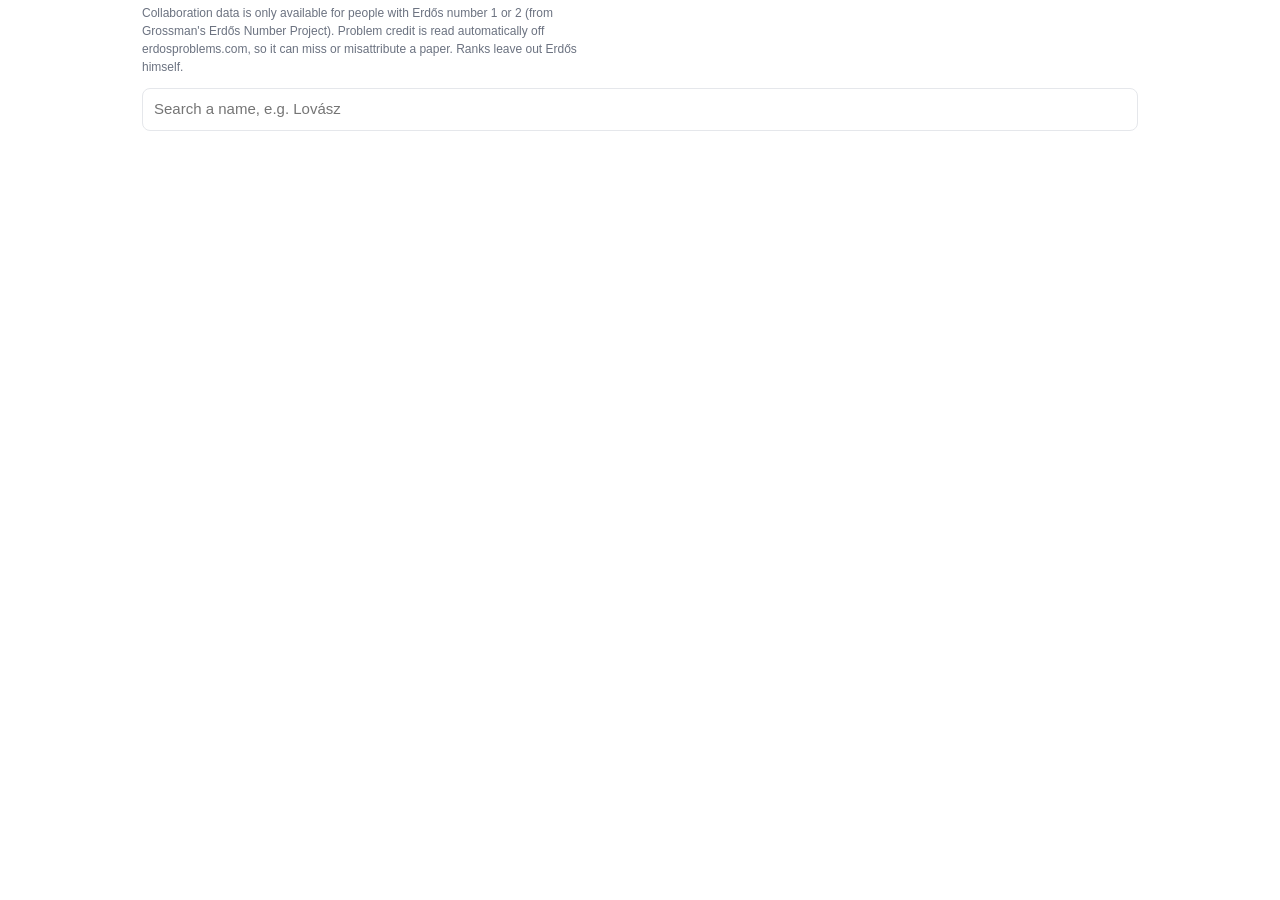
<file: erdos/search_embed.html>
<!DOCTYPE html>
<meta charset="utf-8">
<title>Name search</title>
<meta name="viewport" content="width=device-width,initial-scale=1">
<style>
:root{--bg:transparent;--fg:#111827;--mut:#6b7280;--dim:#9ca3af;--line:#e5e7eb;
      --card:#f9fafb;--blue:#0072B2}
@media(prefers-color-scheme:dark){:root{--bg:#0b0f19;--fg:#f3f4f6;--mut:#9ca3af;
      --dim:#6b7280;--line:#1f2937;--card:#111827}}
*{box-sizing:border-box}
body{margin:0 auto;padding:4px 2px 14px;background:var(--bg);color:var(--fg);
  font:14px/1.5 -apple-system,Segoe UI,Helvetica,Arial,sans-serif;max-width:1000px}
.note{font-size:12px;color:var(--mut);margin:0 0 12px;max-width:70ch}
input[type=search]{width:100%;padding:9px 11px;border:1px solid var(--line);border-radius:8px;
  background:var(--bg);color:var(--fg);font:inherit;font-size:15px}
input[type=search]:focus{outline:2px solid var(--blue);outline-offset:1px;border-color:transparent}
#status{font-size:12px;color:var(--dim);margin:8px 0 0;min-height:1.5em}
.cards{display:grid;grid-template-columns:repeat(auto-fill,minmax(280px,1fr));gap:12px;margin-top:6px}
.card{background:var(--card);border:1px solid var(--line);border-radius:10px;padding:14px 16px}
.who{font-weight:650;font-size:15px}
.alias{color:var(--mut);font-weight:400;font-size:13px}
.en{font-size:12px;color:var(--mut);margin:1px 0 8px}
.kv{display:flex;justify-content:space-between;gap:10px;padding:5px 0;border-top:1px solid var(--line);
  font-size:13px}
.kv span:first-child{color:var(--mut)}
.kv b{font-variant-numeric:tabular-nums;font-weight:600;text-align:right;white-space:nowrap}
.kv i{font-style:normal;color:var(--dim);font-weight:400}
</style>

<p class="note">Collaboration data is only available for people with Erdős number 1 or 2
(from Grossman's Erdős Number Project). Problem credit is read automatically off
erdosproblems.com, so it can miss or misattribute a paper. Ranks leave out Erdős himself.</p>

<input type="search" id="q" placeholder="Search a name, e.g. Lovász" autocomplete="off"
       aria-label="Search the rankings by name">
<p id="status" aria-live="polite"></p>
<div class="cards" id="out"></div>

<script>
(function () {
  var q = document.getElementById('q'), out = document.getElementById('out'),
      status = document.getElementById('status');
  var rows = null, loading = null, N = 0, N1 = 0;
  // field order in search_data.json: name, alias, en, m1, m2, m3, m5, m4, m4p
  var METRICS = [
    {i: 8, label: 'Combined, weighted (M4′)'},
    {i: 7, label: 'Combined (M4)'},
    {i: 4, label: 'Erdős-1 coauthors (M2)', collab: true},
    {i: 3, label: 'Papers with Erdős (M1)', only1: true},
    {i: 5, label: 'Erdős problems (M3)'},
    {i: 6, label: 'Weighted problems (M5)'}
  ];

  function fold(s) {
    return s.normalize('NFD').replace(/[̀-ͯ]/g, '')
            .replace(/ł/g, 'l').replace(/ø/g, 'o').toLowerCase();
  }

  // competition ranks: 1 + number of people strictly ahead
  function rankCol(i, filter) {
    var vals = [];
    rows.forEach(function (r) { if (filter(r)) vals.push(r[i]); });
    vals.sort(function (a, b) { return b - a; });
    var first = new Map(), count = new Map();
    vals.forEach(function (v, k) {
      if (!first.has(v)) first.set(v, k + 1);
      count.set(v, (count.get(v) || 0) + 1);
    });
    return {first: first, count: count};
  }

  function load() {
    if (loading) return loading;
    status.textContent = 'Loading 14,704 people…';
    loading = fetch('search_data.json').then(function (r) { return r.json(); })
      .then(function (d) {
        rows = d.rows;
        rows.forEach(function (r) { r.key = fold(r[0] + ' ' + r[1]); });
        N = rows.length;
        N1 = rows.filter(function (r) { return r[2] === 1; }).length;
        METRICS.forEach(function (m) {
          m.rank = rankCol(m.i, m.only1 ? function (r) { return r[2] === 1; }
                                         : function () { return true; });
        });
        status.textContent = '';
        render();
      })
      .catch(function () { status.textContent = 'Could not load the data.'; loading = null; });
    return loading;
  }

  function fmt(v) { return (Math.round(v * 100) / 100).toLocaleString('en-US'); }

  function cell(m, r) {
    if (m.only1 && r[2] !== 1) return '<i>Erdős-1 only</i>';
    if (m.collab && r[2] === 0) return '<i>not in the data</i>';
    var v = r[m.i];
    if (!v) return '0';
    var pool = m.only1 ? N1 : N, k = m.rank.first.get(v), tied = m.rank.count.get(v) > 1;
    return fmt(v) + ' <i>· ' + (tied ? 'tied ' : '') + '#' + k.toLocaleString('en-US') +
           ' of ' + pool.toLocaleString('en-US') + '</i>';
  }

  function esc(s) {
    return s.replace(/[&<>"]/g, function (c) {
      return {'&': '&amp;', '<': '&lt;', '>': '&gt;', '"': '&quot;'}[c];
    });
  }

  function card(r) {
    var en = r[2] === 1 ? 'Erdős number 1' : r[2] === 2 ? 'Erdős number 2'
           : 'Erdős number 3+ (not in Grossman’s lists)';
    var h = '<div class="card"><div class="who">' + esc(r[0]) +
            (r[1] ? ' <span class="alias">(' + esc(r[1]) + ')</span>' : '') +
            '</div><div class="en">' + en + '</div>';
    METRICS.forEach(function (m) {
      h += '<div class="kv"><span>' + m.label + '</span><b>' + cell(m, r) + '</b></div>';
    });
    return h + '</div>';
  }

  function render() {
    var s = fold(q.value).replace(/[.,]/g, ' ').trim();
    if (!rows) { out.innerHTML = ''; return; }
    if (s.length < 2) { out.innerHTML = ''; status.textContent = ''; post(); return; }
    var toks = s.split(/\s+/);
    var hits = rows.filter(function (r) {
      return toks.every(function (t) { return r.key.indexOf(t) !== -1; });
    });
    // whole-word matches first, then by the combined score (rows arrive sorted by it)
    var word = function (r) {
      return toks.every(function (t) { return (' ' + r.key + ' ').indexOf(' ' + t) !== -1; }) ? 0 : 1;
    };
    hits.sort(function (a, b) { return word(a) - word(b); });
    var MAX = 8;
    out.innerHTML = hits.slice(0, MAX).map(card).join('');
    status.textContent = !hits.length
      ? 'No one by that name. Only Erdős numbers 1 and 2 are covered, plus anyone ' +
        'credited on an Erdős problem.'
      : hits.length > MAX ? 'Showing ' + MAX + ' of ' + hits.length.toLocaleString('en-US') +
        ' matches — type more of the name.' : '';
    post();
  }

  function post() {
    try {
      // body height, not scrollHeight: scrollHeight never drops below the frame's
      // current height, so the frame could grow but never shrink back
      parent.postMessage({type: 'erdos-search-height',
                          height: Math.ceil(document.body.getBoundingClientRect().height) + 20}, '*');
    } catch (e) {}
  }

  q.addEventListener('focus', load);
  q.addEventListener('input', function () { load(); render(); });
  window.addEventListener('load', post);
  if (window.ResizeObserver) new ResizeObserver(post).observe(document.body);
})();
</script>
</file>
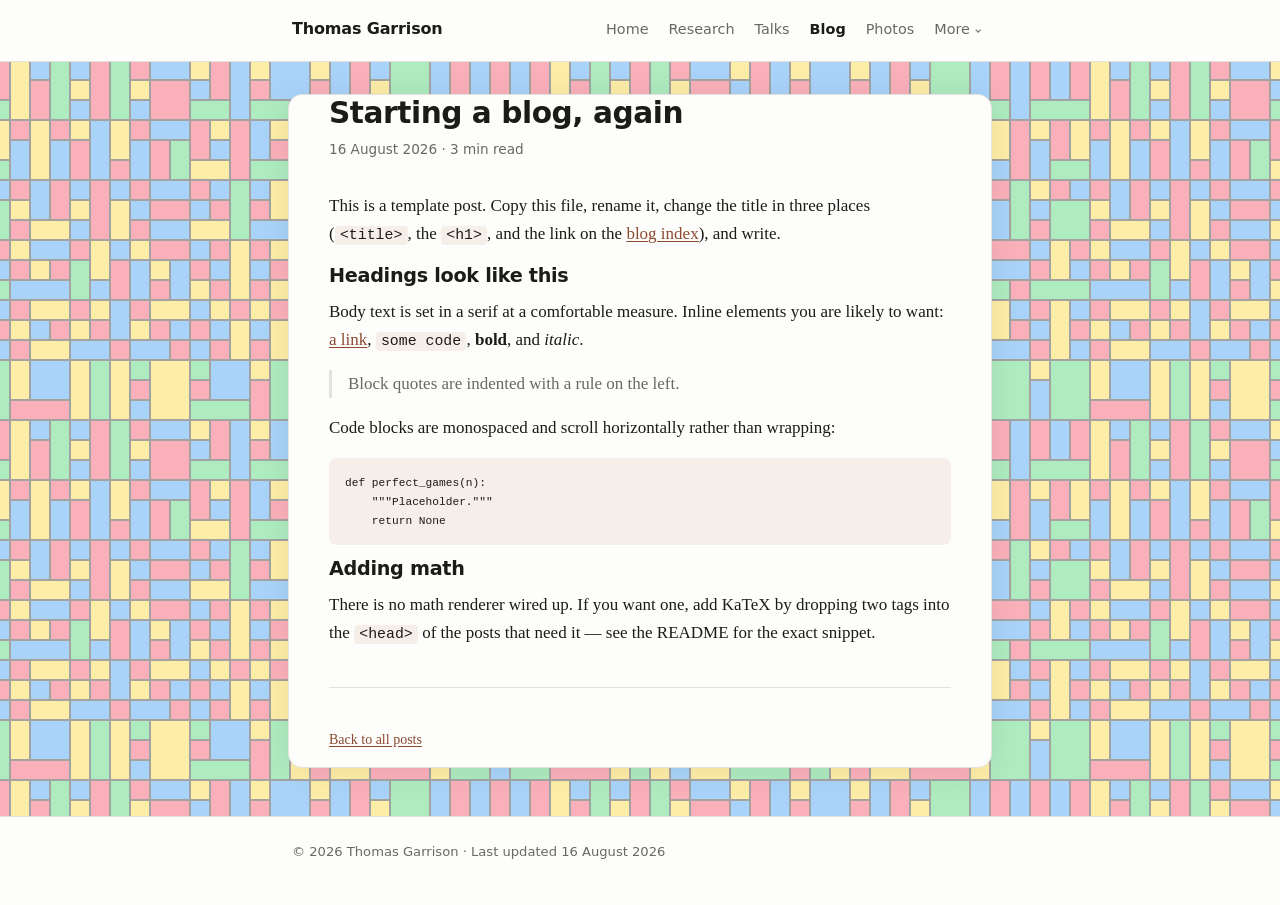
<file: tools/post-template.html>
<!DOCTYPE html>
<html lang="en">
<head>
<meta charset="utf-8">
<meta name="viewport" content="width=device-width, initial-scale=1">
<title>Starting a blog, again · Thomas Garrison</title>
<meta name="description" content="A first post.">
<link rel="stylesheet" href="/css/style.css">
<link rel="icon" href="/favicon.svg" type="image/svg+xml">
<link rel="icon" href="/favicon-32.png" sizes="32x32" type="image/png">
<link rel="apple-touch-icon" href="/apple-touch-icon.png">
</head>
<body>

<header class="site-header">
  <div class="wrap">
    <a class="brand" href="/">Thomas Garrison</a>
    <nav class="site-nav" aria-label="Main">
      <a href="/">Home</a>
      <a href="/research/">Research</a>
      <a href="/talks/">Talks</a>
      <a href="/blog/" aria-current="page">Blog</a>
      <a href="/photos/">Photos</a>
      <details class="more">
        <summary>More</summary>
        <div class="more-menu">
          <a href="/teaching/">Teaching</a>
        </div>
      </details>
    </nav>
  </div>
</header>

<main class="wrap">

  <article>
    <h1>Starting a blog, again</h1>
    <p class="post-meta">16 August 2026 · 3 min read</p>

    <p>
      This is a template post. Copy this file, rename it, change the title in three
      places (<code>&lt;title&gt;</code>, the <code>&lt;h1&gt;</code>, and the link on
      the <a href="/blog/">blog index</a>), and write.
    </p>

    <h2>Headings look like this</h2>
    <p>
      Body text is set in a serif at a comfortable measure. Inline elements you are
      likely to want: <a href="/research/">a link</a>, <code>some code</code>,
      <strong>bold</strong>, and <em>italic</em>.
    </p>

    <blockquote>
      <p>Block quotes are indented with a rule on the left.</p>
    </blockquote>

    <p>Code blocks are monospaced and scroll horizontally rather than wrapping:</p>

<pre><code>def perfect_games(n):
    """Placeholder."""
    return None</code></pre>

    <h2>Adding math</h2>
    <p>
      There is no math renderer wired up. If you want one, add KaTeX by dropping two
      tags into the <code>&lt;head&gt;</code> of the posts that need it — see the
      README for the exact snippet.
    </p>

    <hr>

    <p class="small"><a href="/blog/">Back to all posts</a></p>
  </article>

</main>

<footer class="site-footer">
  <div class="wrap">
    <p>© 2026 Thomas Garrison · Last updated 16 August 2026</p>
  </div>
</footer>

</body>
</html>
</file>
<file: css/style.css>
/* ---------------------------------------------------------------
   Base tokens
   --------------------------------------------------------------- */
:root {
  --bg:        #fdfdfc;
  --fg:        #1c1b19;
  --muted:     #6b6862;
  --rule:      #e4e2dd;
  --accent:    #8c4a2f;
  --accent-bg: #f6efe9;
  --max:       46rem;

  /* Mondrian backdrop. Turn --pattern-opacity down to 0 to switch it off,
     up toward 1 to make it shout. --pattern-size is the tile edge. */
  --pattern-opacity: 0.38;
  --pattern-size:    540px;   /* width of the 27x18 tile; 3x3 squares stay square */

  --font-body: ui-serif, Georgia, "Iowan Old Style", "Times New Roman", serif;
  --font-ui:   ui-sans-serif, system-ui, -apple-system, "Segoe UI", sans-serif;
  --font-mono: ui-monospace, "Cascadia Code", "SF Mono", Menlo, monospace;
}

@media (prefers-color-scheme: dark) {
  :root {
    --bg:        #16161a;
    --fg:        #e8e6e1;
    --muted:     #9a968e;
    --rule:      #2d2d33;
    --accent:    #e29a72;
    --accent-bg: #26211e;

    --pattern-opacity: 0.20;
  }
}

*, *::before, *::after { box-sizing: border-box; }

html { -webkit-text-size-adjust: 100%; }

body {
  margin: 0;
  background: var(--bg);
  color: var(--fg);
  font-family: var(--font-body);
  font-size: 1.0625rem;
  line-height: 1.65;
}

/* The dissection tiling sits behind everything, fixed so it does not scroll.
   Readability is bought back by putting the text column on an opaque card. */
body::before {
  content: "";
  position: fixed;
  inset: 0;
  z-index: -1;
  background-image: url("/assets/mondrian.svg");
  background-size: var(--pattern-size) auto;
  background-position: center top;
  opacity: var(--pattern-opacity);
  pointer-events: none;
}

/* ---------------------------------------------------------------
   Layout
   --------------------------------------------------------------- */
.wrap {
  max-width: var(--max);
  margin-inline: auto;
  padding: 0 1.25rem;
}

main { padding-block: 2.5rem 3.5rem; }

/* Opaque reading card floating over the pattern */
main.wrap {
  max-width: 44rem;
  padding-inline: 2.5rem;
  margin-block: 2rem 3rem;
  background: var(--bg);
  border: 1px solid var(--rule);
  border-radius: 14px;
  box-shadow: 0 2px 34px rgb(0 0 0 / 0.07);
}

main > section { margin-top: 3rem; }

/* ---------------------------------------------------------------
   Header + navigation
   --------------------------------------------------------------- */
.site-header {
  border-bottom: 1px solid var(--rule);
  background: var(--bg);
  position: sticky;
  top: 0;
  z-index: 20;
}

.site-header .wrap {
  display: flex;
  flex-wrap: wrap;
  align-items: baseline;
  gap: 0.5rem 1.5rem;
  padding-block: 0.9rem;
}

.brand {
  font-family: var(--font-ui);
  font-weight: 620;
  font-size: 1rem;
  letter-spacing: -0.01em;
  color: var(--fg);
  text-decoration: none;
  margin-right: auto;
}

.site-nav {
  display: flex;
  flex-wrap: wrap;
  align-items: baseline;
  gap: 0.25rem;
  font-family: var(--font-ui);
  font-size: 0.9rem;
}

.site-nav a,
.site-nav summary {
  color: var(--muted);
  text-decoration: none;
  padding: 0.25rem 0.5rem;
  border-radius: 5px;
  white-space: nowrap;
}

.site-nav a:hover,
.site-nav summary:hover {
  color: var(--fg);
  background: var(--accent-bg);
}

.site-nav a[aria-current="page"] {
  color: var(--fg);
  font-weight: 600;
}

/* "More" dropdown — <details>, so it works with zero JavaScript */
.more { position: relative; }

.more summary {
  cursor: pointer;
  list-style: none;
}

.more summary::-webkit-details-marker { display: none; }

.more summary::after {
  content: "";
  display: inline-block;
  width: 0.3em;
  height: 0.3em;
  margin-left: 0.4em;
  vertical-align: 0.15em;
  border-right: 1.5px solid currentColor;
  border-bottom: 1.5px solid currentColor;
  transform: rotate(45deg);
}

.more[open] summary::after { transform: rotate(-135deg); }

.more-menu {
  position: absolute;
  right: 0;
  top: calc(100% + 0.4rem);
  min-width: 9rem;
  display: flex;
  flex-direction: column;
  padding: 0.3rem;
  background: var(--bg);
  border: 1px solid var(--rule);
  border-radius: 8px;
  box-shadow: 0 6px 24px rgb(0 0 0 / 0.09);
}

/* ---------------------------------------------------------------
   Typography
   --------------------------------------------------------------- */
h1, h2, h3 {
  font-family: var(--font-ui);
  line-height: 1.25;
  letter-spacing: -0.015em;
  margin: 0 0 0.6rem;
}

h1 { font-size: 1.85rem; font-weight: 650; }
h2 { font-size: 1.2rem;  font-weight: 620; margin-top: 0; }
h3 { font-size: 1.02rem; font-weight: 600; }

p { margin: 0 0 1rem; }

a { color: var(--accent); text-underline-offset: 2px; }
a:hover { text-decoration-thickness: 2px; }

.lede { font-size: 1.15rem; }

.muted { color: var(--muted); }

small, .small { font-size: 0.875rem; }

hr {
  border: 0;
  border-top: 1px solid var(--rule);
  margin: 2.5rem 0;
}

code {
  font-family: var(--font-mono);
  font-size: 0.875em;
  background: var(--accent-bg);
  padding: 0.1em 0.35em;
  border-radius: 4px;
}

pre {
  font-family: var(--font-mono);
  font-size: 0.8rem;
  line-height: 1.5;
  overflow-x: auto;
  background: var(--accent-bg);
  padding: 0.9rem 1rem;
  border-radius: 8px;
}

pre code { background: none; padding: 0; }

blockquote {
  margin: 0 0 1rem;
  padding-left: 1rem;
  border-left: 3px solid var(--rule);
  color: var(--muted);
}

/* A section heading with a hairline rule running to the right of it */
.rule-heading {
  display: flex;
  align-items: center;
  gap: 0.9rem;
  font-family: var(--font-ui);
  font-size: 0.78rem;
  font-weight: 600;
  letter-spacing: 0.09em;
  text-transform: uppercase;
  color: var(--muted);
  margin: 0 0 1.4rem;
}

.rule-heading::after {
  content: "";
  flex: 1;
  height: 1px;
  background: var(--rule);
}

/* ---------------------------------------------------------------
   Home: intro block
   --------------------------------------------------------------- */
.intro {
  display: flex;
  flex-wrap: wrap;
  align-items: flex-start;
  gap: 1.75rem;
}

.intro-text { flex: 1 1 20rem; }

.portrait {
  flex: 0 0 auto;
  width: 8.5rem;
  height: 8.5rem;
  border-radius: 50%;
  object-fit: cover;
  border: 1px solid var(--rule);
}

.links {
  display: flex;
  flex-wrap: wrap;
  gap: 0.4rem 1rem;
  font-family: var(--font-ui);
  font-size: 0.9rem;
  padding: 0;
  margin: 1.2rem 0 0;
  list-style: none;
}

/* ---------------------------------------------------------------
   Publications / talks list
   --------------------------------------------------------------- */
/* ---------------------------------------------------------------
   Draft notes — deliberately loud, in a colour used nowhere else,
   so they are impossible to publish by accident. Delete when done.
   --------------------------------------------------------------- */
.draftnote {
  border-left: 4px solid #c2410c;
  background: #fff5ed;
  color: #9a3412;
  font-family: var(--font-ui);
  font-size: 0.88rem;
  line-height: 1.55;
  padding: 0.7rem 1rem;
  border-radius: 0 8px 8px 0;
  margin: 1.3rem 0;
}

.draftnote::before {
  content: "DRAFT NOTE";
  display: block;
  font-size: 0.68rem;
  font-weight: 700;
  letter-spacing: 0.1em;
  opacity: 0.75;
  margin-bottom: 0.2rem;
}

.draftnote a { color: #9a3412; }
.draftnote p { margin: 0 0 0.5rem; }
.draftnote p:last-child { margin-bottom: 0; }

@media (prefers-color-scheme: dark) {
  .draftnote {
    border-left-color: #fb923c;
    background: #2b1a10;
    color: #fdba74;
  }
  .draftnote a { color: #fdba74; }
}

/* ---------------------------------------------------------------
   Ranking tables
   --------------------------------------------------------------- */
.rank-table {
  width: 100%;
  border-collapse: collapse;
  font-family: var(--font-ui);
  font-size: 0.9rem;
  margin: 1.3rem 0;
}

.rank-table caption {
  caption-side: top;
  text-align: left;
  font-size: 0.8rem;
  letter-spacing: 0.06em;
  text-transform: uppercase;
  color: var(--muted);
  padding-bottom: 0.5rem;
}

.rank-table th {
  text-align: left;
  font-weight: 620;
  border-bottom: 2px solid var(--rule);
  padding: 0.4rem 0.5rem;
}

.rank-table td {
  border-bottom: 1px solid var(--rule);
  padding: 0.4rem 0.5rem;
}

.rank-table .num {
  text-align: right;
  font-variant-numeric: tabular-nums;
}

.rank-table tr.origin td {
  color: var(--muted);
  font-style: italic;
}

/* Figures inside prose */
figure.fig { margin: 1.6rem 0; }
figure.fig img { width: 100%; height: auto; border-radius: 8px; }
figure.fig figcaption {
  font-family: var(--font-ui);
  font-size: 0.82rem;
  color: var(--muted);
  margin-top: 0.5rem;
}

figure.fig iframe { width: 100%; border: 0; display: block; }

/* Highlighted callout, e.g. the playable game at the top of Research */
.feature {
  border: 1px solid var(--rule);
  border-left: 4px solid var(--accent);
  border-radius: 10px;
  background: var(--accent-bg);
  padding: 1.1rem 1.3rem;
  margin: 1.75rem 0 2.5rem;
}

.feature h2 {
  font-size: 1.08rem;
  margin-bottom: 0.35rem;
}

.feature p:last-child { margin-bottom: 0; }

.year {
  font-family: var(--font-ui);
  font-size: 0.8rem;
  font-weight: 650;
  letter-spacing: 0.06em;
  color: var(--muted);
  margin: 2.5rem 0 1rem;
}

.entry {
  padding-bottom: 1.5rem;
  margin-bottom: 1.5rem;
  border-bottom: 1px solid var(--rule);
}

.entry:last-child { border-bottom: 0; }

.entry-title {
  font-family: var(--font-ui);
  font-size: 1.02rem;
  font-weight: 600;
  line-height: 1.35;
  margin: 0 0 0.3rem;
}

.authors { margin: 0 0 0.15rem; font-size: 0.95rem; }
.authors .me { font-style: italic; font-weight: 600; }

.venue { margin: 0; font-size: 0.9rem; color: var(--muted); }

.badge {
  display: inline-block;
  font-family: var(--font-ui);
  font-size: 0.72rem;
  font-weight: 600;
  letter-spacing: 0.02em;
  color: var(--accent);
  background: var(--accent-bg);
  border-radius: 999px;
  padding: 0.15rem 0.6rem;
  margin-top: 0.5rem;
}

.entry-links {
  display: flex;
  flex-wrap: wrap;
  gap: 0.9rem;
  font-family: var(--font-ui);
  font-size: 0.85rem;
  margin-top: 0.65rem;
}

details.fold { margin-top: 0.7rem; }

details.fold > summary {
  cursor: pointer;
  font-family: var(--font-ui);
  font-size: 0.85rem;
  color: var(--accent);
  width: fit-content;
}

details.fold > summary:hover { text-decoration: underline; }

details.fold > div,
details.fold > p {
  margin-top: 0.6rem;
  font-size: 0.95rem;
  color: var(--muted);
}

/* ---------------------------------------------------------------
   Blog index
   --------------------------------------------------------------- */
.post-list { list-style: none; padding: 0; margin: 0; }

.post-list li {
  display: flex;
  flex-wrap: wrap;
  align-items: baseline;
  gap: 0.3rem 1rem;
  padding: 0.75rem 0;
  border-bottom: 1px solid var(--rule);
}

.post-list time {
  font-family: var(--font-ui);
  font-size: 0.82rem;
  color: var(--muted);
  flex: 0 0 6rem;
  font-variant-numeric: tabular-nums;
}

.post-list a {
  font-family: var(--font-ui);
  font-size: 0.98rem;
  text-decoration: none;
  color: var(--fg);
}

.post-list a:hover { color: var(--accent); text-decoration: underline; }

.post-meta {
  font-family: var(--font-ui);
  font-size: 0.85rem;
  color: var(--muted);
  margin: -0.2rem 0 2rem;
}

/* ---------------------------------------------------------------
   Photos
   --------------------------------------------------------------- */
.gallery {
  display: grid;
  grid-template-columns: repeat(auto-fill, minmax(13rem, 1fr));
  gap: 1rem;
}

.gallery figure { margin: 0; }

.gallery img {
  width: 100%;
  aspect-ratio: 4 / 3;
  object-fit: cover;
  border-radius: 8px;
  border: 1px solid var(--rule);
  display: block;
}

.gallery figcaption {
  font-family: var(--font-ui);
  font-size: 0.82rem;
  color: var(--muted);
  margin-top: 0.45rem;
}

/* ---------------------------------------------------------------
   CV
   --------------------------------------------------------------- */
.cv-row {
  display: flex;
  flex-wrap: wrap;
  gap: 0.2rem 1.25rem;
  padding: 0.8rem 0;
  border-bottom: 1px solid var(--rule);
}

.cv-row .when {
  flex: 0 0 7rem;
  font-family: var(--font-ui);
  font-size: 0.85rem;
  color: var(--muted);
  font-variant-numeric: tabular-nums;
}

.cv-row .what { flex: 1 1 18rem; }
.cv-row .what strong { font-family: var(--font-ui); font-size: 0.98rem; }

/* ---------------------------------------------------------------
   Footer
   --------------------------------------------------------------- */
.site-footer {
  border-top: 1px solid var(--rule);
  background: var(--bg);
  padding-block: 1.5rem 2.5rem;
  font-family: var(--font-ui);
  font-size: 0.82rem;
  color: var(--muted);
}

.site-footer p { margin: 0; }

/* ---------------------------------------------------------------
   Small screens
   --------------------------------------------------------------- */
@media (max-width: 40rem) {
  main.wrap {
    padding-inline: 1.25rem;
    margin-block: 0;
    border-inline: 0;
    border-radius: 0;
  }
}

@media (max-width: 34rem) {
  .site-header .wrap { padding-block: 0.75rem; }
  .brand { flex: 1 0 100%; margin-bottom: 0.15rem; }
  .site-nav { margin-left: -0.5rem; }
  h1 { font-size: 1.6rem; }
  .portrait { width: 6.5rem; height: 6.5rem; }
  .post-list time { flex-basis: 100%; }
}

@media (prefers-reduced-motion: reduce) {
  * { animation: none !important; transition: none !important; }
}
</file>
